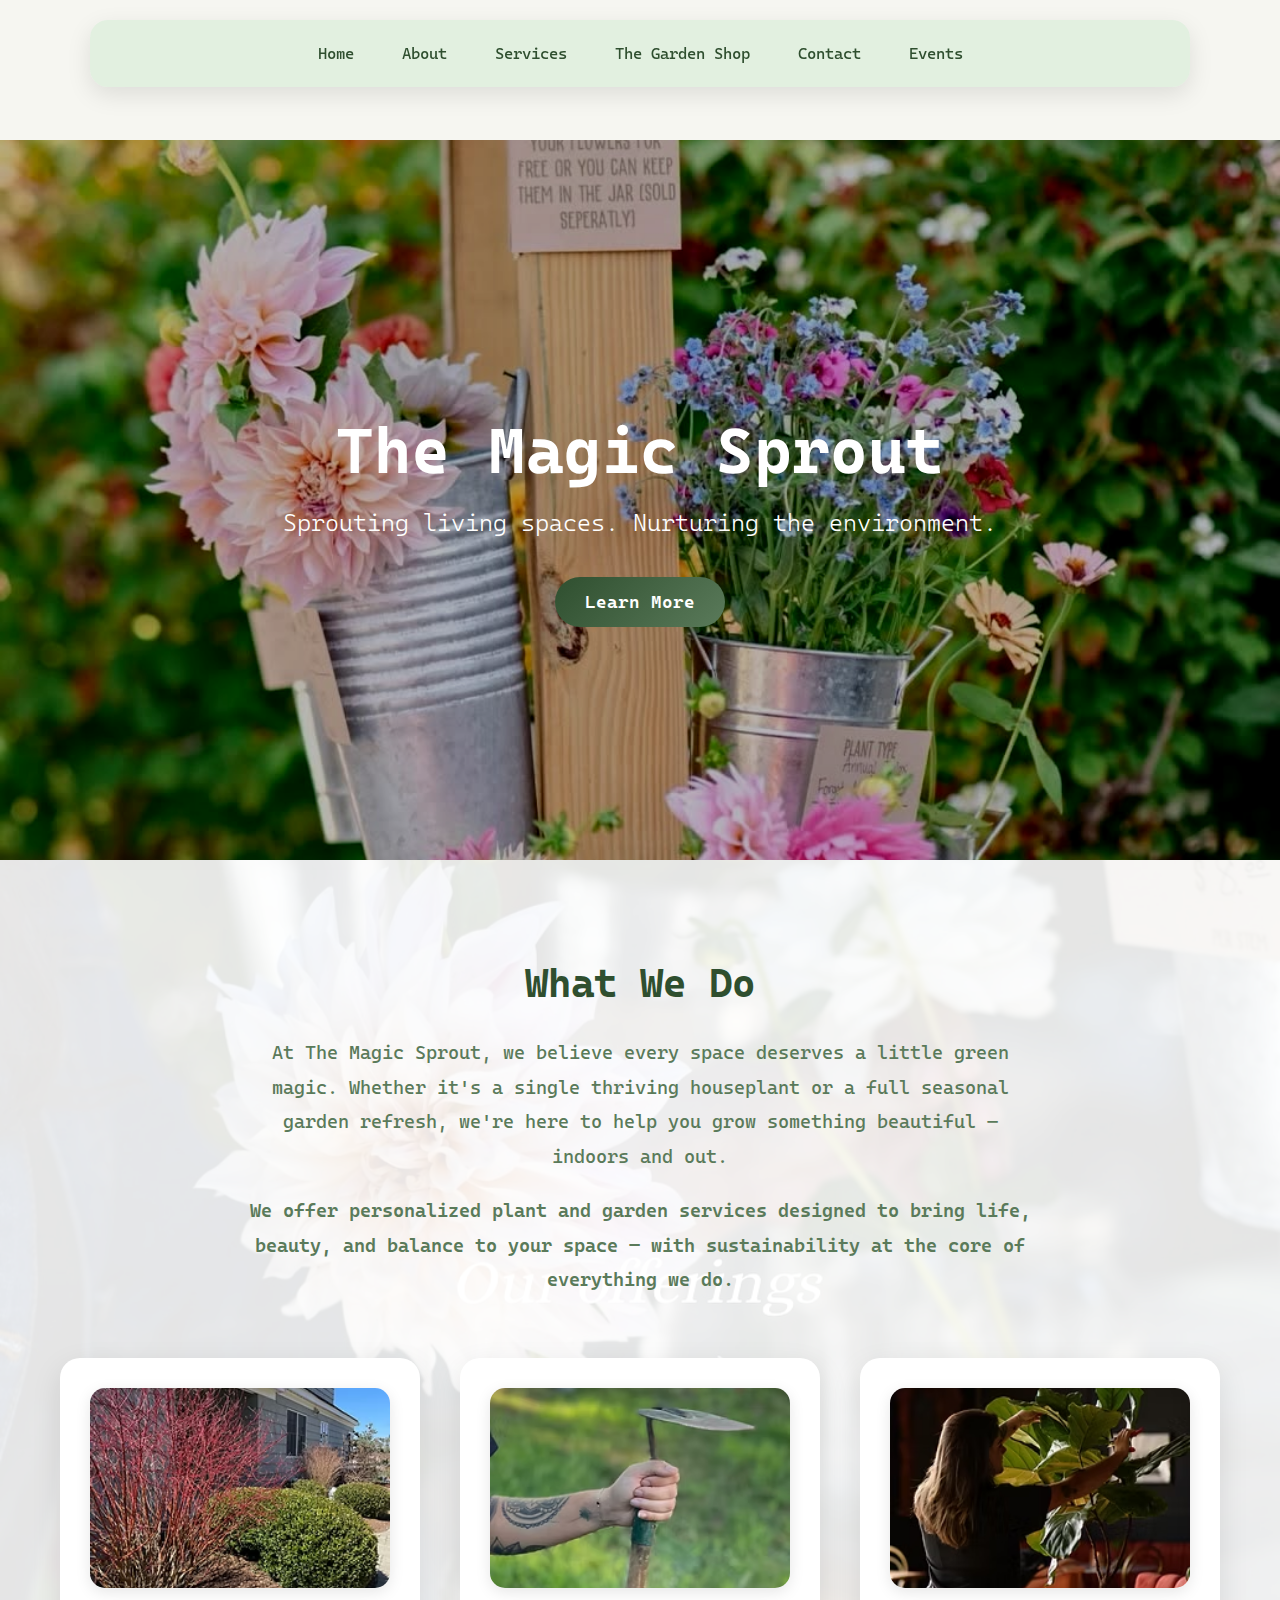
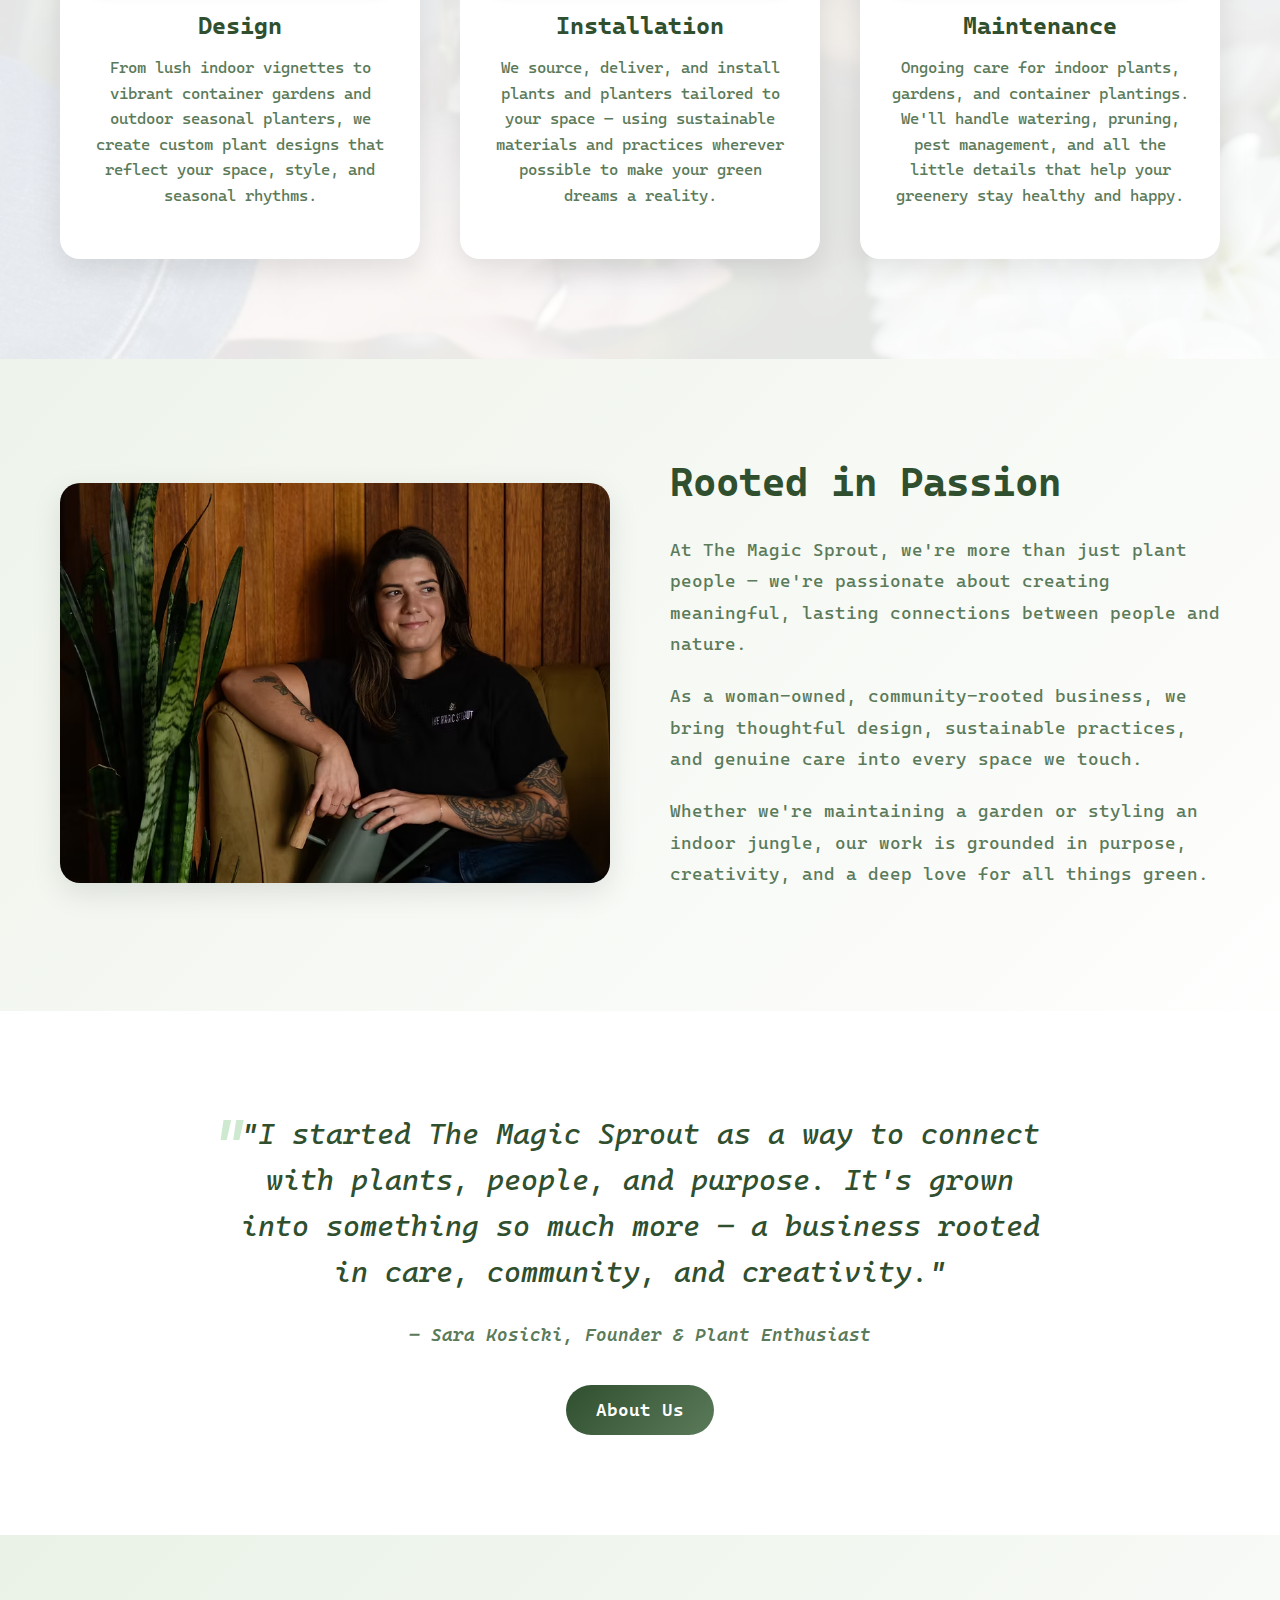
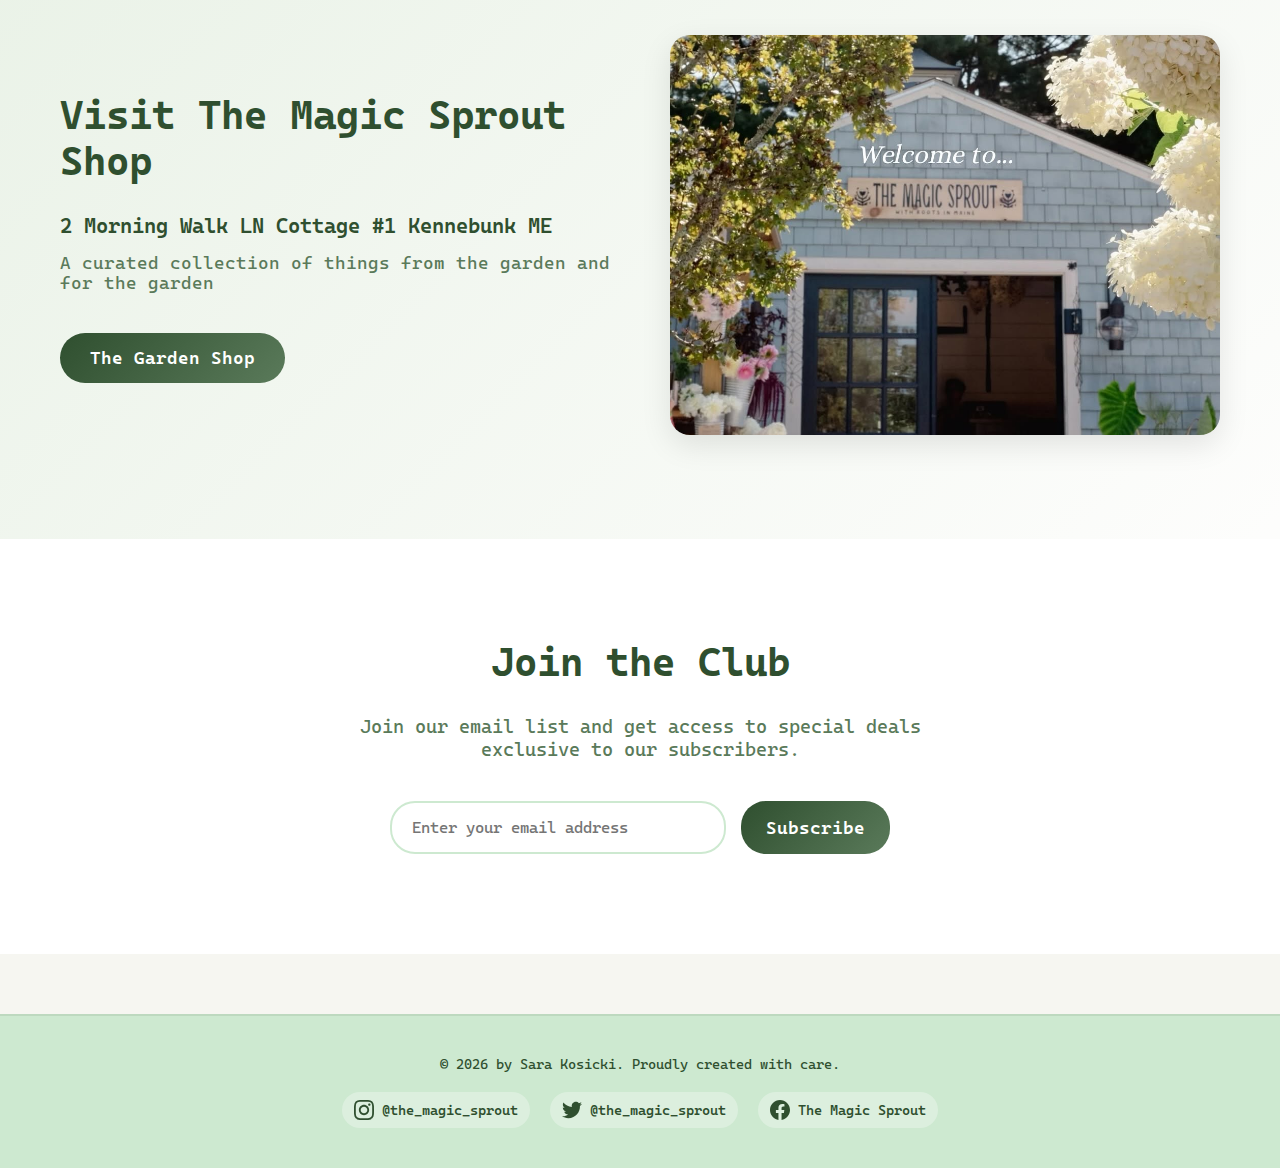
<file: index.html>
<!DOCTYPE html>
<html lang="en">
<head>
  <meta charset="UTF-8" />
  <meta name="viewport" content="width=device-width, initial-scale=1.0" />
  <link rel="icon" sizes="192x192" href="./assets/web_icon_tab_magic_sprout.png" type="image/png" />

  <!-- Font -->
  <link rel="preconnect" href="https://fonts.googleapis.com" />
  <link rel="preconnect" href="https://fonts.gstatic.com" crossorigin />
  <link href="https://fonts.googleapis.com/css2?family=Cascadia+Mono:ital,wght@0,200..700;1,200..700&display=swap" rel="stylesheet" />

  <!-- CSS -->
  <link rel="stylesheet" href="style.css" />
  <title>Magic Sprout | Garden Design & Maintenance | Maine</title>
</head>

<body>

  <!-- Navbar -->
  <nav class="navbar">
    <ul>
      <li class="navbar-item"><a href="#">Home</a></li>
      <li class="navbar-item"><a href="about.html">About</a></li>

      <li class="navbar-item dropdown-parent">
        <a href="services.html">Services</a>
        <ul class="dropdown-menu">
          <li><a href="garden-services.html">Garden Services</a></li>
          <li><a href="interior-plant-services.html">Interior Plant Services</a></li>
          <li><a href="planter-services.html">Planter Services</a></li>
          <li><a href="holiday-decor-services.html">Holiday Decor</a></li>
        </ul>
      </li>

      <li class="navbar-item">
        <a href="garden-shop.html">The Garden Shop</a>
      </li>

      <li class="navbar-item"><a href="contact.html">Contact</a></li>
      <li class="navbar-item"><a href="events.html">Events</a></li>
    </ul>
  </nav>

  <!-- Section 1: Hero Section -->
  <section class="hero-section">
    <div class="hero-background">
      <img src="./assets/first_pic_home_page.jpeg" alt="Beautiful garden background" class="hero-bg-image">
    </div>
    <div class="hero-content">
      <h1 class="hero-title" style="color: #fff;">The Magic Sprout</h1>
      <p class="hero-tagline" style="color: #fff;"  >Sprouting living spaces. Nurturing the environment.</p>
      <button class="cta-button">Learn More</button>
    </div>
  </section>

  <!-- Section 2: What We Do -->
  <section class="services-section">
    <div class="background-image-container">
      <img src="./assets/flowers_count_one.jpg" alt="Beautiful flowers" class="background-image">
    </div>
    <div class="container">
      <h2 class="section-title">What We Do</h2>
      <div class="services-intro">
        <p>At The Magic Sprout, we believe every space deserves a little green magic. Whether it's a single thriving houseplant or a full seasonal garden refresh, we're here to help you grow something beautiful — indoors and out.</p>
        <p class="services-subtitle">We offer personalized plant and garden services designed to bring life, beauty, and balance to your space — with sustainability at the core of everything we do.</p>
      </div>
      <div class="services-grid">
        <div class="service-card">
          <img src="./assets/design.png" alt="Design services" class="service-image">
          <h3>Design</h3>
          <p>From lush indoor vignettes to vibrant container gardens and outdoor seasonal planters, we create custom plant designs that reflect your space, style, and seasonal rhythms.</p>
          <!-- <a href="#services" class="service-link">Learn More</a> -->
        </div>
        <div class="service-card">
          <img src="./assets/installation.png" alt="Installation services" class="service-image">
          <h3>Installation</h3>
          <p>We source, deliver, and install plants and planters tailored to your space — using sustainable materials and practices wherever possible to make your green dreams a reality.</p>
          <!-- <a href="#services" class="service-link">Learn More</a> -->
        </div>
        <div class="service-card">
          <img src="./assets/maintenance.png" alt="Maintenance services" class="service-image">
          <h3>Maintenance</h3>
          <p>Ongoing care for indoor plants, gardens, and container plantings. We'll handle watering, pruning, pest management, and all the little details that help your greenery stay healthy and happy.</p>
          <!-- <a href="#services" class="service-link">Learn More</a> -->
        </div>
      </div>
    </div>
  </section>

  <!-- Section 3: Rooted in Passion -->
  <section class="passion-section">
    <div class="container">
      <div class="passion-content">
        <div class="passion-image">
          <img src="./assets/founder.png" alt="Founder of The Magic Sprout" class="founder-image">
        </div>
        <div class="passion-text">
          <h2 class="section-title">Rooted in Passion</h2>
          <p>At The Magic Sprout, we're more than just plant people — we're passionate about creating meaningful, lasting connections between people and nature.</p>
          <p>As a woman-owned, community-rooted business, we bring thoughtful design, sustainable practices, and genuine care into every space we touch.</p>
          <p>Whether we're maintaining a garden or styling an indoor jungle, our work is grounded in purpose, creativity, and a deep love for all things green.</p>
        </div>
      </div>
    </div>
  </section>

  <!-- Section 4: Testimonial -->
  <section class="testimonial-section">
    <div class="container">
      <div class="testimonial-content">
        <blockquote class="testimonial-quote">
          "I started The Magic Sprout as a way to connect with plants, people, and purpose. It's grown into something so much more — a business rooted in care, community, and creativity."
        </blockquote>
        <cite class="testimonial-author">— Sara Kosicki, Founder & Plant Enthusiast</cite>
        <a href="#about" class="cta-button">About Us</a>
      </div>
    </div>
  </section>

  <!-- Section 5: Shop Section -->
  <section class="shop-section">
    <div class="container">
      <div class="shop-content">
        <div class="shop-text">
          <h2 class="section-title">Visit The Magic Sprout Shop</h2>
          <p class="shop-address">2 Morning Walk LN Cottage #1 Kennebunk ME</p>
          <p class="shop-description">A curated collection of things from the garden and for the garden</p>
          <a href="#shop" class="cta-button">The Garden Shop</a>
        </div>
        <div class="shop-image">
          <img src="./assets/entrance.jpeg" alt="Shop entrance" class="entrance-image">
        </div>
      </div>
    </div>
  </section>

  <!-- Section 6: Email Signup -->
  <section class="email-section">
    <div class="container">
      <h2 class="section-title">Join the Club</h2>
      <p class="email-description">Join our email list and get access to special deals exclusive to our subscribers.</p>
      <form class="email-form">
        <input type="email" placeholder="Enter your email address" required>
        <button type="submit" class="cta-button">Subscribe</button>
      </form>
  </div>
  </section>

  <!-- Footer -->
  <div class="footer">
    <div class="footer-content">
      <div class="footer-content-middle">
        <!-- <h3>Contact Us</h3> -->
        <p id="copyright">© <span id="current-year"></span> by Sara Kosicki. Proudly created with care.</p>
        <div class="social-links">
          <a href="https://www.instagram.com/the_magic_sprout/" target="_blank" class="social-link">
            <svg class="social-icon" viewBox="0 0 24 24" fill="currentColor">
              <path d="M12 2.163c3.204 0 3.584.012 4.85.07 3.252.148 4.771 1.691 4.919 4.919.058 1.265.069 1.645.069 4.849 0 3.205-.012 3.584-.069 4.849-.149 3.225-1.664 4.771-4.919 4.919-1.266.058-1.644.07-4.85.07-3.204 0-3.584-.012-4.849-.07-3.26-.149-4.771-1.699-4.919-4.92-.058-1.265-.07-1.644-.07-4.849 0-3.204.013-3.583.07-4.849.149-3.227 1.664-4.771 4.919-4.919 1.266-.057 1.645-.069 4.849-.069zm0-2.163c-3.259 0-3.667.014-4.947.072-4.358.2-6.78 2.618-6.98 6.98-.059 1.281-.073 1.689-.073 4.948 0 3.259.014 3.668.072 4.948.2 4.358 2.618 6.78 6.98 6.98 1.281.058 1.689.072 4.948.072 3.259 0 3.668-.014 4.948-.072 4.354-.2 6.782-2.618 6.979-6.98.059-1.28.073-1.689.073-4.948 0-3.259-.014-3.667-.072-4.947-.196-4.354-2.617-6.78-6.979-6.98-1.281-.059-1.69-.073-4.949-.073zm0 5.838c-3.403 0-6.162 2.759-6.162 6.162s2.759 6.163 6.162 6.163 6.162-2.759 6.162-6.163c0-3.403-2.759-6.162-6.162-6.162zm0 10.162c-2.209 0-4-1.79-4-4 0-2.209 1.791-4 4-4s4 1.791 4 4c0 2.21-1.791 4-4 4zm6.406-11.845c-.796 0-1.441.645-1.441 1.44s.645 1.44 1.441 1.44c.795 0 1.439-.645 1.439-1.44s-.644-1.44-1.439-1.44z"/>
            </svg>
            <span>@the_magic_sprout</span>
          </a>
          <a href="#" target="_blank" class="social-link">
            <svg class="social-icon" viewBox="0 0 24 24" fill="currentColor">
              <path d="M24 4.557c-.883.392-1.832.656-2.828.775 1.017-.609 1.798-1.574 2.165-2.724-.951.564-2.005.974-3.127 1.195-.897-.957-2.178-1.555-3.594-1.555-3.179 0-5.515 2.966-4.797 6.045-4.091-.205-7.719-2.165-10.148-5.144-1.29 2.213-.669 5.108 1.523 6.574-.806-.026-1.566-.247-2.229-.616-.054 2.281 1.581 4.415 3.949 4.89-.693.188-1.452.232-2.224.084.626 1.956 2.444 3.379 4.6 3.419-2.07 1.623-4.678 2.348-7.29 2.04 2.179 1.397 4.768 2.212 7.548 2.212 9.142 0 14.307-7.721 13.995-14.646.962-.695 1.797-1.562 2.457-2.549z"/>
            </svg>
            <span>@the_magic_sprout</span>
          </a>
          <a href="#" target="_blank" class="social-link">
            <svg class="social-icon" viewBox="0 0 24 24" fill="currentColor">
              <path d="M24 12.073c0-6.627-5.373-12-12-12s-12 5.373-12 12c0 5.99 4.388 10.954 10.125 11.854v-8.385H7.078v-3.47h3.047V9.43c0-3.007 1.792-4.669 4.533-4.669 1.312 0 2.686.235 2.686.235v2.953H15.83c-1.491 0-1.956.925-1.956 1.874v2.25h3.328l-.532 3.47h-2.796v8.385C19.612 23.027 24 18.062 24 12.073z"/>
            </svg>
            <span>The Magic Sprout</span>
          </a>
        </div>
      </div>
    </div>
  </div>

  <!-- JS -->
  <script src="script.js"></script>
</body>
</html>
</file>
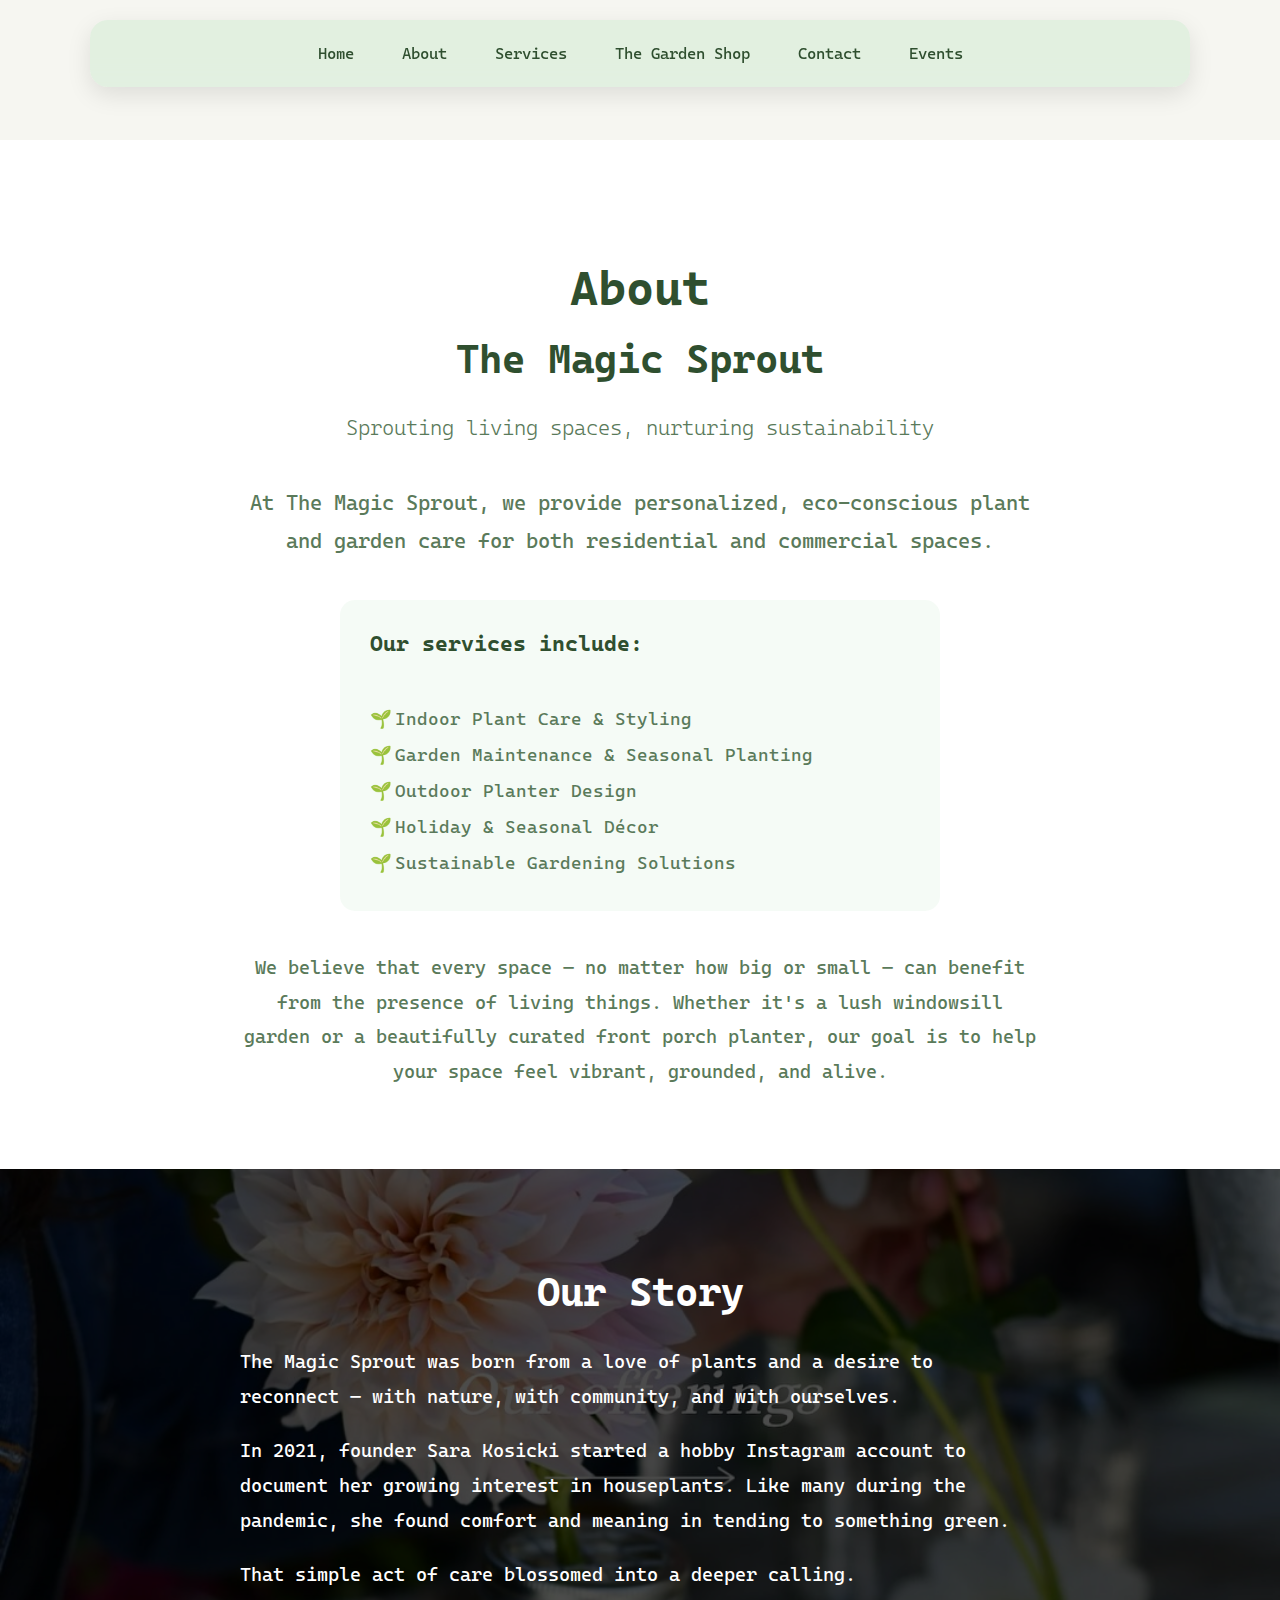
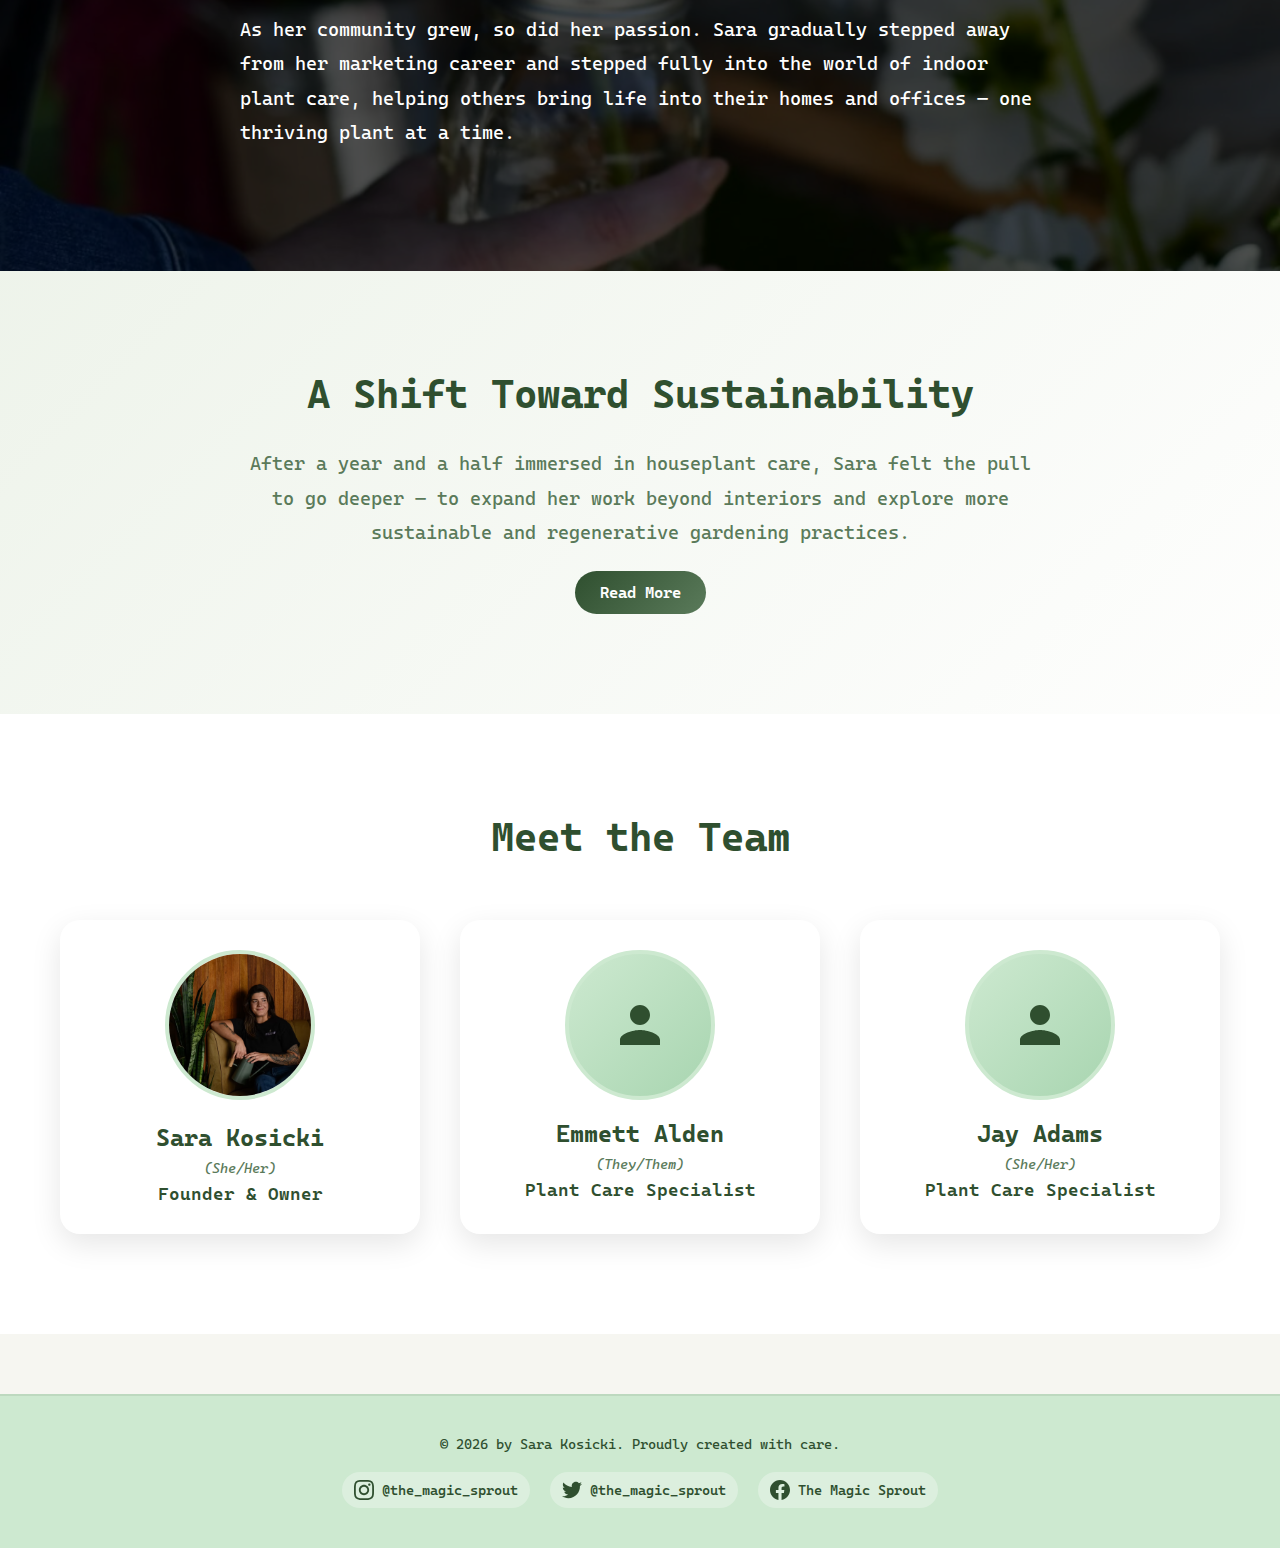
<file: about.html>
<!DOCTYPE html>
<html lang="en">
<head>
  <meta charset="UTF-8" />
  <meta name="viewport" content="width=device-width, initial-scale=1.0" />
  <link rel="icon" sizes="192x192" href="./assets/web_icon_tab_magic_sprout.png" type="image/png" />

  <!-- Font -->
  <link rel="preconnect" href="https://fonts.googleapis.com" />
  <link rel="preconnect" href="https://fonts.gstatic.com" crossorigin />
  <link href="https://fonts.googleapis.com/css2?family=Cascadia+Mono:ital,wght@0,200..700;1,200..700&display=swap" rel="stylesheet" />

  <!-- CSS -->
  <link rel="stylesheet" href="style.css" />
  <title>About | Magic Sprout | Garden Design & Maintenance | Maine</title>
</head>

<body>

  <!-- Navbar -->
  <nav class="navbar">
    <ul>
      <li class="navbar-item"><a href="index.html">Home</a></li>
      <li class="navbar-item"><a href="about.html">About</a></li>

      <li class="navbar-item dropdown-parent">
        <a href="services.html">Services</a>
        <ul class="dropdown-menu">
          <li><a href="garden-services.html">Garden Services</a></li>
          <li><a href="interior-plant-services.html">Interior Plant Services</a></li>
          <li><a href="planter-services.html">Planter Services</a></li>
          <li><a href="holiday-decor-services.html">Holiday Decor</a></li>
        </ul>
      </li>

      <li class="navbar-item">
        <a href="garden-shop.html">The Garden Shop</a>
      </li>

      <li class="navbar-item"><a href="contact.html">Contact</a></li>
      <li class="navbar-item"><a href="events.html">Events</a></li>
    </ul>
  </nav>

  <!-- Section 1: About -->
  <section class="about-section">
    <div class="container">
      <h1 class="page-title">About</h1>
      <h2 class="section-title">The Magic Sprout</h2>
      <p class="section-subtitle">Sprouting living spaces, nurturing sustainability</p>
      
      <div class="about-content">
        <p class="about-intro">At The Magic Sprout, we provide personalized, eco-conscious plant and garden care for both residential and commercial spaces.</p>
        
        <div class="services-list">
          <h3>Our services include:</h3>
          <ul>
            <li>Indoor Plant Care & Styling</li>
            <li>Garden Maintenance & Seasonal Planting</li>
            <li>Outdoor Planter Design</li>
            <li>Holiday & Seasonal Décor</li>
            <li>Sustainable Gardening Solutions</li>
          </ul>
        </div>
        
        <p class="about-belief">We believe that every space — no matter how big or small — can benefit from the presence of living things. Whether it's a lush windowsill garden or a beautifully curated front porch planter, our goal is to help your space feel vibrant, grounded, and alive.</p>
      </div>
    </div>
  </section>

  <!-- Section 2: Our Story -->
  <section class="story-section">
    <div class="story-background">
      <img src="./assets/flowers_count_one.jpg" alt="Pink flowers background" class="story-bg-image">
    </div>
    <div class="container">
      <div class="story-content">
        <h2 class="section-title">Our Story</h2>
        <p>The Magic Sprout was born from a love of plants and a desire to reconnect — with nature, with community, and with ourselves.</p>
        
        <p>In 2021, founder Sara Kosicki started a hobby Instagram account to document her growing interest in houseplants. Like many during the pandemic, she found comfort and meaning in tending to something green.</p>
        
        <p>That simple act of care blossomed into a deeper calling.</p>
        
        <p>As her community grew, so did her passion. Sara gradually stepped away from her marketing career and stepped fully into the world of indoor plant care, helping others bring life into their homes and offices — one thriving plant at a time.</p>
      </div>
    </div>
  </section>

  <!-- Section 3: Sustainability -->
  <section class="sustainability-section">
    <div class="container">
      <div class="sustainability-content">
        <h2 class="section-title">A Shift Toward Sustainability</h2>
        <div class="initial-content">
          <p>After a year and a half immersed in houseplant care, Sara felt the pull to go deeper — to expand her work beyond interiors and explore more sustainable and regenerative gardening practices.</p>
        </div>
        <div class="teaser-content" style="display: none;">
          <p>This desire to work more closely with the natural rhythms of the earth became the foundation for The Magic Sprout as it exists today — a business focused not only on beauty and greenery, but on connection, stewardship, and long-term sustainability.</p>
        </div>
        <button class="read-more-btn" onclick="toggleReadMore()">Read More</button>
      </div>
    </div>
  </section>

  <!-- Section 4: Meet the Team -->
  <section class="team-section">
    <div class="container">
      <h2 class="section-title">Meet the Team</h2>
      <div class="team-grid">
        <div class="team-member">
          <img src="./assets/founder.png" alt="Sara Kosicki" class="team-image">
          <h3>Sara Kosicki</h3>
          <p class="pronouns">(She/Her)</p>
          <p class="position">Founder & Owner</p>
        </div>
        
        <div class="team-member">
          <div class="team-placeholder">
            <svg class="placeholder-icon" viewBox="0 0 24 24" fill="currentColor">
              <path d="M12 12c2.21 0 4-1.79 4-4s-1.79-4-4-4-4 1.79-4 4 1.79 4 4 4zm0 2c-2.67 0-8 1.34-8 4v2h16v-2c0-2.66-5.33-4-8-4z"/>
            </svg>
          </div>
          <h3>Emmett Alden</h3>
          <p class="pronouns">(They/Them)</p>
          <p class="position">Plant Care Specialist</p>
        </div>
        
        <div class="team-member">
          <div class="team-placeholder">
            <svg class="placeholder-icon" viewBox="0 0 24 24" fill="currentColor">
              <path d="M12 12c2.21 0 4-1.79 4-4s-1.79-4-4-4-4 1.79-4 4 1.79 4 4 4zm0 2c-2.67 0-8 1.34-8 4v2h16v-2c0-2.66-5.33-4-8-4z"/>
            </svg>
          </div>
          <h3>Jay Adams</h3>
          <p class="pronouns">(She/Her)</p>
          <p class="position">Plant Care Specialist</p>
        </div>
      </div>
    </div>
  </section>

  <!-- Footer -->
  <div class="footer">
    <div class="footer-content">
      <div class="footer-content-middle">
        <!-- <h3>Contact Us</h3> -->
        <p id="copyright">© <span id="current-year"></span> by Sara Kosicki. Proudly created with care.</p>
        <div class="social-links">
          <a href="https://www.instagram.com/the_magic_sprout/" target="_blank" class="social-link">
            <svg class="social-icon" viewBox="0 0 24 24" fill="currentColor">
              <path d="M12 2.163c3.204 0 3.584.012 4.85.07 3.252.148 4.771 1.691 4.919 4.919.058 1.265.069 1.645.069 4.849 0 3.205-.012 3.584-.069 4.849-.149 3.225-1.664 4.771-4.919 4.919-1.266.058-1.644.07-4.85.07-3.204 0-3.584-.012-4.849-.07-3.26-.149-4.771-1.699-4.919-4.92-.058-1.265-.07-1.644-.07-4.849 0-3.204.013-3.583.07-4.849.149-3.227 1.664-4.771 4.919-4.919 1.266-.057 1.645-.069 4.849-.069zm0-2.163c-3.259 0-3.667.014-4.947.072-4.358.2-6.78 2.618-6.98 6.98-.059 1.281-.073 1.689-.073 4.948 0 3.259.014 3.668.072 4.948.2 4.358 2.618 6.78 6.98 6.98 1.281.058 1.689.072 4.948.072 3.259 0 3.668-.014 4.948-.072 4.354-.2 6.782-2.618 6.979-6.98.059-1.28.073-1.689.073-4.948 0-3.259-.014-3.667-.072-4.947-.196-4.354-2.617-6.78-6.979-6.98-1.281-.059-1.69-.073-4.949-.073zm0 5.838c-3.403 0-6.162 2.759-6.162 6.162s2.759 6.163 6.162 6.163 6.162-2.759 6.162-6.163c0-3.403-2.759-6.162-6.162-6.162zm0 10.162c-2.209 0-4-1.79-4-4 0-2.209 1.791-4 4-4s4 1.791 4 4c0 2.21-1.791 4-4 4zm6.406-11.845c-.796 0-1.441.645-1.441 1.44s.645 1.44 1.441 1.44c.795 0 1.439-.645 1.439-1.44s-.644-1.44-1.439-1.44z"/>
            </svg>
            <span>@the_magic_sprout</span>
          </a>
          <a href="#" target="_blank" class="social-link">
            <svg class="social-icon" viewBox="0 0 24 24" fill="currentColor">
              <path d="M24 4.557c-.883.392-1.832.656-2.828.775 1.017-.609 1.798-1.574 2.165-2.724-.951.564-2.005.974-3.127 1.195-.897-.957-2.178-1.555-3.594-1.555-3.179 0-5.515 2.966-4.797 6.045-4.091-.205-7.719-2.165-10.148-5.144-1.29 2.213-.669 5.108 1.523 6.574-.806-.026-1.566-.247-2.229-.616-.054 2.281 1.581 4.415 3.949 4.89-.693.188-1.452.232-2.224.084.626 1.956 2.444 3.379 4.6 3.419-2.07 1.623-4.678 2.348-7.29 2.04 2.179 1.397 4.768 2.212 7.548 2.212 9.142 0 14.307-7.721 13.995-14.646.962-.695 1.797-1.562 2.457-2.549z"/>
            </svg>
            <span>@the_magic_sprout</span>
          </a>
          <a href="#" target="_blank" class="social-link">
            <svg class="social-icon" viewBox="0 0 24 24" fill="currentColor">
              <path d="M24 12.073c0-6.627-5.373-12-12-12s-12 5.373-12 12c0 5.99 4.388 10.954 10.125 11.854v-8.385H7.078v-3.47h3.047V9.43c0-3.007 1.792-4.669 4.533-4.669 1.312 0 2.686.235 2.686.235v2.953H15.83c-1.491 0-1.956.925-1.956 1.874v2.25h3.328l-.532 3.47h-2.796v8.385C19.612 23.027 24 18.062 24 12.073z"/>
            </svg>
            <span>The Magic Sprout</span>
          </a>
        </div>
      </div>
    </div>
  </div>

  <!-- JS -->
  <script src="script.js"></script>
</body>
</html>
</file>
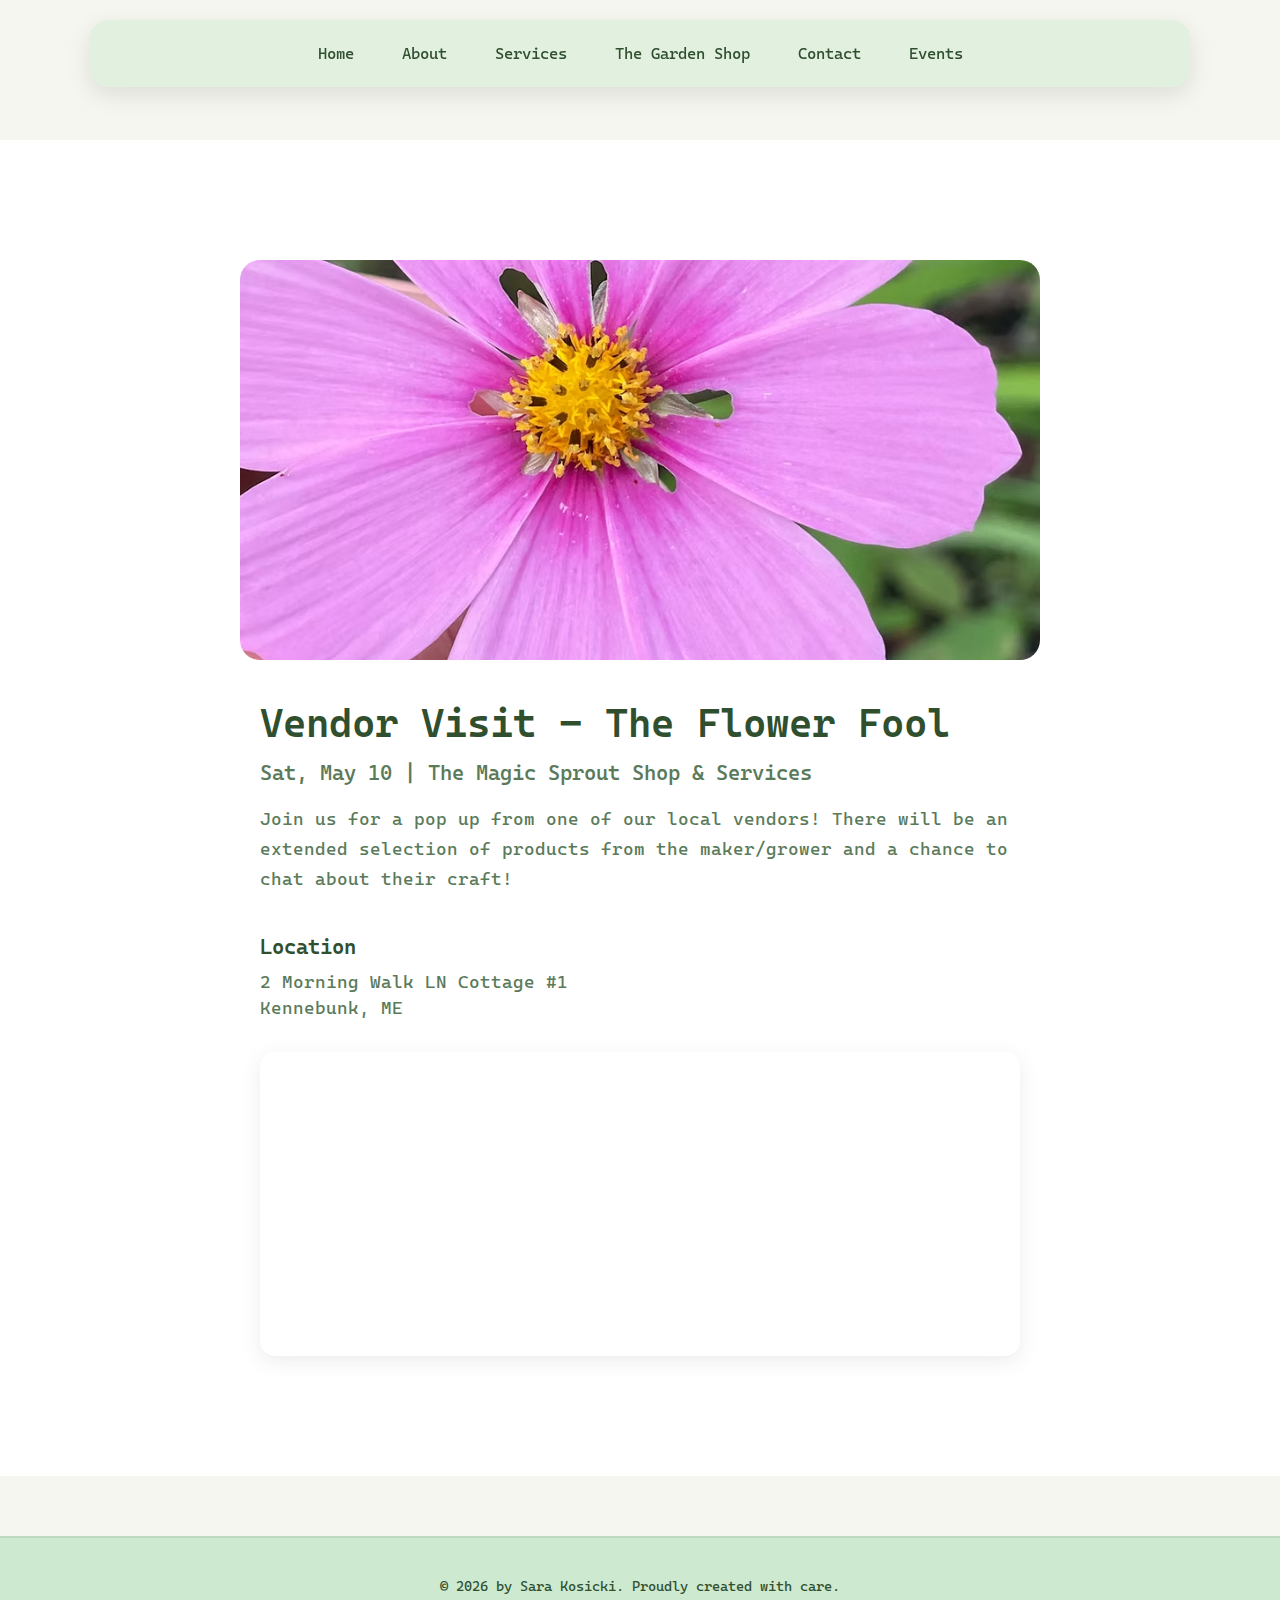
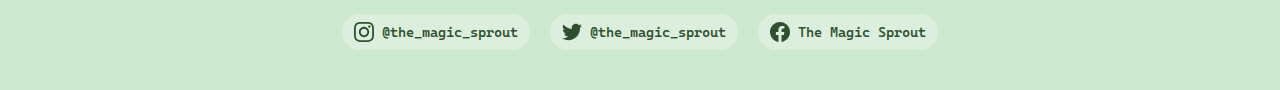
<file: event-details.html>
<!DOCTYPE html>
<html lang="en">
<head>
  <meta charset="UTF-8" />
  <meta name="viewport" content="width=device-width, initial-scale=1.0" />
  <link rel="icon" sizes="192x192" href="./assets/web_icon_tab_magic_sprout.png" type="image/png" />

  <!-- Font -->
  <link rel="preconnect" href="https://fonts.googleapis.com" />
  <link rel="preconnect" href="https://fonts.gstatic.com" crossorigin />
  <link href="https://fonts.googleapis.com/css2?family=Cascadia+Mono:ital,wght@0,200..700;1,200..700&display=swap" rel="stylesheet" />

  <!-- CSS -->
  <link rel="stylesheet" href="style.css" />
  <title>Vendor Visit - The Flower Fool | Events | Magic Sprout</title>
</head>

<body>

  <!-- Navbar -->
  <nav class="navbar">
    <ul>
      <li class="navbar-item"><a href="index.html">Home</a></li>
      <li class="navbar-item"><a href="about.html">About</a></li>

      <li class="navbar-item dropdown-parent">
        <a href="services.html">Services</a>
        <ul class="dropdown-menu">
          <li><a href="garden-services.html">Garden Services</a></li>
          <li><a href="interior-plant-services.html">Interior Plant Services</a></li>
          <li><a href="planter-services.html">Planter Services</a></li>
          <li><a href="holiday-decor-services.html">Holiday Decor</a></li>
        </ul>
      </li>

      <li class="navbar-item">
        <a href="garden-shop.html">The Garden Shop</a>
      </li>

      <li class="navbar-item"><a href="contact.html">Contact</a></li>
      <li class="navbar-item"><a href="events.html">Events</a></li>
    </ul>
  </nav>

  <!-- Event Details Section -->
  <section class="event-details-section">
    <div class="container">
      <div class="event-details-content">
        <div class="event-details-image">
          <img src="./assets/pink_flower.png" alt="The Flower Fool Event" class="event-details-img">
        </div>
        
        <div class="event-details-info">
          <h1 class="event-details-title">Vendor Visit - The Flower Fool</h1>
          <p class="event-details-date">Sat, May 10 | The Magic Sprout Shop & Services</p>
          <p class="event-details-description">Join us for a pop up from one of our local vendors! There will be an extended selection of products from the maker/grower and a chance to chat about their craft!</p>
          
          <div class="event-location">
            <h3>Location</h3>
            <p>2 Morning Walk LN Cottage #1<br>Kennebunk, ME</p>
          </div>
          
          <div class="event-map">
            <iframe 
              src="https://www.google.com/maps/embed?pb=!1m18!1m12!1m3!1d2916.5!2d-70.5447!3d43.3834!2m3!1f0!2f0!3f0!3m2!1i1024!2i768!4f13.1!3m3!1m2!1s0x0%3A0x0!2zNDPCsDIzJzAwLjAiTiA3MMKwMzInNDAuOSJX!5e0!3m2!1sen!2sus!4v1234567890"
              width="100%" 
              height="300" 
              style="border:0;" 
              allowfullscreen="" 
              loading="lazy" 
              referrerpolicy="no-referrer-when-downgrade">
            </iframe>
          </div>
          
                     <!-- <div class="event-sharing">
              <h3>Share This Event</h3>
              <div class="share-buttons">
                <a href="https://www.linkedin.com/shareArticle?mini=true&url=https%3A%2F%2Fwww.themagicsprout.com%2Fevent-details%2Fvendor-visit-the-flower-fool" target="_blank" class="share-btn linkedin">
                  <svg class="share-icon" viewBox="0 0 24 24" fill="currentColor">
                    <path d="M20.447 20.452h-3.554v-5.569c0-1.328-.027-3.037-1.852-3.037-1.853 0-2.136 1.445-2.136 2.939v5.667H9.351V9h3.414v1.561h.046c.477-.9 1.637-1.85 3.37-1.85 3.601 0 4.267 2.37 4.267 5.455v6.286zM5.337 7.433c-1.144 0-2.063-.926-2.063-2.065 0-1.138.92-2.063 2.063-2.063 1.14 0 2.064.925 2.064 2.063 0 1.139-.925 2.065-2.064 2.065zm1.782 13.019H3.555V9h3.564v11.452zM22.225 0H1.771C.792 0 0 .774 0 1.729v20.542C0 23.227.792 24 1.771 24h20.451C23.2 24 24 23.227 24 22.271V1.729C24 .774 23.2 0 22.222 0h.003z"/>
                  </svg>
                  <span>LinkedIn</span>
                </a>
                
                <a href="https://twitter.com/intent/tweet?text=Vendor%20Visit%20-%20The%20Flower%20Fool%20at%20The%20Magic%20Sprout!%20Join%20us%20Sat%2C%20May%2010&url=https%3A%2F%2Fwww.themagicsprout.com%2Fevent-details%2Fvendor-visit-the-flower-fool" target="_blank" class="share-btn twitter">
                  <svg class="share-icon" viewBox="0 0 24 24" fill="currentColor">
                    <path d="M24 4.557c-.883.392-1.832.656-2.828.775 1.017-.609 1.798-1.574 2.165-2.724-.951.564-2.005.974-3.127 1.195-.897-.957-2.178-1.555-3.594-1.555-3.179 0-5.515 2.966-4.797 6.045-4.091-.205-7.719-2.165-10.148-5.144-1.29 2.213-.669 5.108 1.523 6.574-.806-.026-1.566-.247-2.229-.616-.054 2.281 1.581 4.415 3.949 4.89-.693.188-1.452.232-2.224.084.626 1.956 2.444 3.379 4.6 3.419-2.07 1.623-4.678 2.348-7.29 2.04 2.179 1.397 4.768 2.212 7.548 2.212 9.142 0 14.307-7.721 13.995-14.646.962-.695 1.797-1.562 2.457-2.549z"/>
                  </svg>
                  <span>Twitter</span>
                </a>
                
                <a href="https://www.facebook.com/sharer/sharer.php?u=https%3A%2F%2Fwww.themagicsprout.com%2Fevent-details%2Fvendor-visit-the-flower-fool" target="_blank" class="share-btn facebook">
                  <svg class="share-icon" viewBox="0 0 24 24" fill="currentColor">
                    <path d="M24 12.073c0-6.627-5.373-12-12-12s-12 5.373-12 12c0 5.99 4.388 10.954 10.125 11.854v-8.385H7.078v-3.47h3.047V9.43c0-3.007 1.792-4.669 4.533-4.669 1.312 0 2.686.235 2.686.235v2.953H15.83c-1.491 0-1.956.925-1.956 1.874v2.25h3.328l-.532 3.47h-2.796v8.385C19.612 23.027 24 18.062 24 12.073z"/>
                  </svg>
                  <span>Facebook</span>
                </a>
              </div>
            </div> -->
        </div>
      </div>
    </div>
  </section>

  <!-- Footer -->
  <div class="footer">
    <div class="footer-content">
      <div class="footer-content-middle">
        <!-- <h3>Contact Us</h3> -->
        <p id="copyright">© <span id="current-year"></span> by Sara Kosicki. Proudly created with care.</p>
        <div class="social-links">
          <a href="https://www.instagram.com/the_magic_sprout/" target="_blank" class="social-link">
            <svg class="social-icon" viewBox="0 0 24 24" fill="currentColor">
              <path d="M12 2.163c3.204 0 3.584.012 4.85.07 3.252.148 4.771 1.691 4.919 4.919.058 1.265.069 1.645.069 4.849 0 3.205-.012 3.584-.069 4.849-.149 3.225-1.664 4.771-4.919 4.919-1.266.058-1.644.07-4.85.07-3.204 0-3.584-.012-4.849-.07-3.26-.149-4.771-1.699-4.919-4.92-.058-1.265-.07-1.644-.07-4.849 0-3.204.013-3.583.07-4.849.149-3.227 1.664-4.771 4.919-4.919 1.266-.057 1.645-.069 4.849-.069zm0-2.163c-3.259 0-3.667.014-4.947.072-4.358.2-6.78 2.618-6.98 6.98-.059 1.281-.073 1.689-.073 4.948 0 3.259.014 3.668.072 4.948.2 4.358 2.618 6.78 6.98 6.98 1.281.058 1.689.072 4.948.072 3.259 0 3.668-.014 4.948-.072 4.354-.2 6.782-2.618 6.979-6.98.059-1.28.073-1.689.073-4.948 0-3.259-.014-3.667-.072-4.947-.196-4.354-2.617-6.78-6.979-6.98-1.281-.059-1.69-.073-4.949-.073zm0 5.838c-3.403 0-6.162 2.759-6.162 6.162s2.759 6.163 6.162 6.163 6.162-2.759 6.162-6.163c0-3.403-2.759-6.162-6.162-6.162zm0 10.162c-2.209 0-4-1.79-4-4 0-2.209 1.791-4 4-4s4 1.791 4 4c0 2.21-1.791 4-4 4zm6.406-11.845c-.796 0-1.441.645-1.441 1.44s.645 1.44 1.441 1.44c.795 0 1.439-.645 1.439-1.44s-.644-1.44-1.439-1.44z"/>
            </svg>
            <span>@the_magic_sprout</span>
          </a>
          <a href="#" target="_blank" class="social-link">
            <svg class="social-icon" viewBox="0 0 24 24" fill="currentColor">
              <path d="M24 4.557c-.883.392-1.832.656-2.828.775 1.017-.609 1.798-1.574 2.165-2.724-.951.564-2.005.974-3.127 1.195-.897-.957-2.178-1.555-3.594-1.555-3.179 0-5.515 2.966-4.797 6.045-4.091-.205-7.719-2.165-10.148-5.144-1.29 2.213-.669 5.108 1.523 6.574-.806-.026-1.566-.247-2.229-.616-.054 2.281 1.581 4.415 3.949 4.89-.693.188-1.452.232-2.224.084.626 1.956 2.444 3.379 4.6 3.419-2.07 1.623-4.678 2.348-7.29 2.04 2.179 1.397 4.768 2.212 7.548 2.212 9.142 0 14.307-7.721 13.995-14.646.962-.695 1.797-1.562 2.457-2.549z"/>
            </svg>
            <span>@the_magic_sprout</span>
          </a>
          <a href="#" target="_blank" class="social-link">
            <svg class="social-icon" viewBox="0 0 24 24" fill="currentColor">
              <path d="M24 12.073c0-6.627-5.373-12-12-12s-12 5.373-12 12c0 5.99 4.388 10.954 10.125 11.854v-8.385H7.078v-3.47h3.047V9.43c0-3.007 1.792-4.669 4.533-4.669 1.312 0 2.686.235 2.686.235v2.953H15.83c-1.491 0-1.956.925-1.956 1.874v2.25h3.328l-.532 3.47h-2.796v8.385C19.612 23.027 24 18.062 24 12.073z"/>
            </svg>
            <span>The Magic Sprout</span>
          </a>
        </div>
      </div>
    </div>
  </div>

  <!-- JS -->
  <script src="script.js"></script>
</body>
</html>
</file>
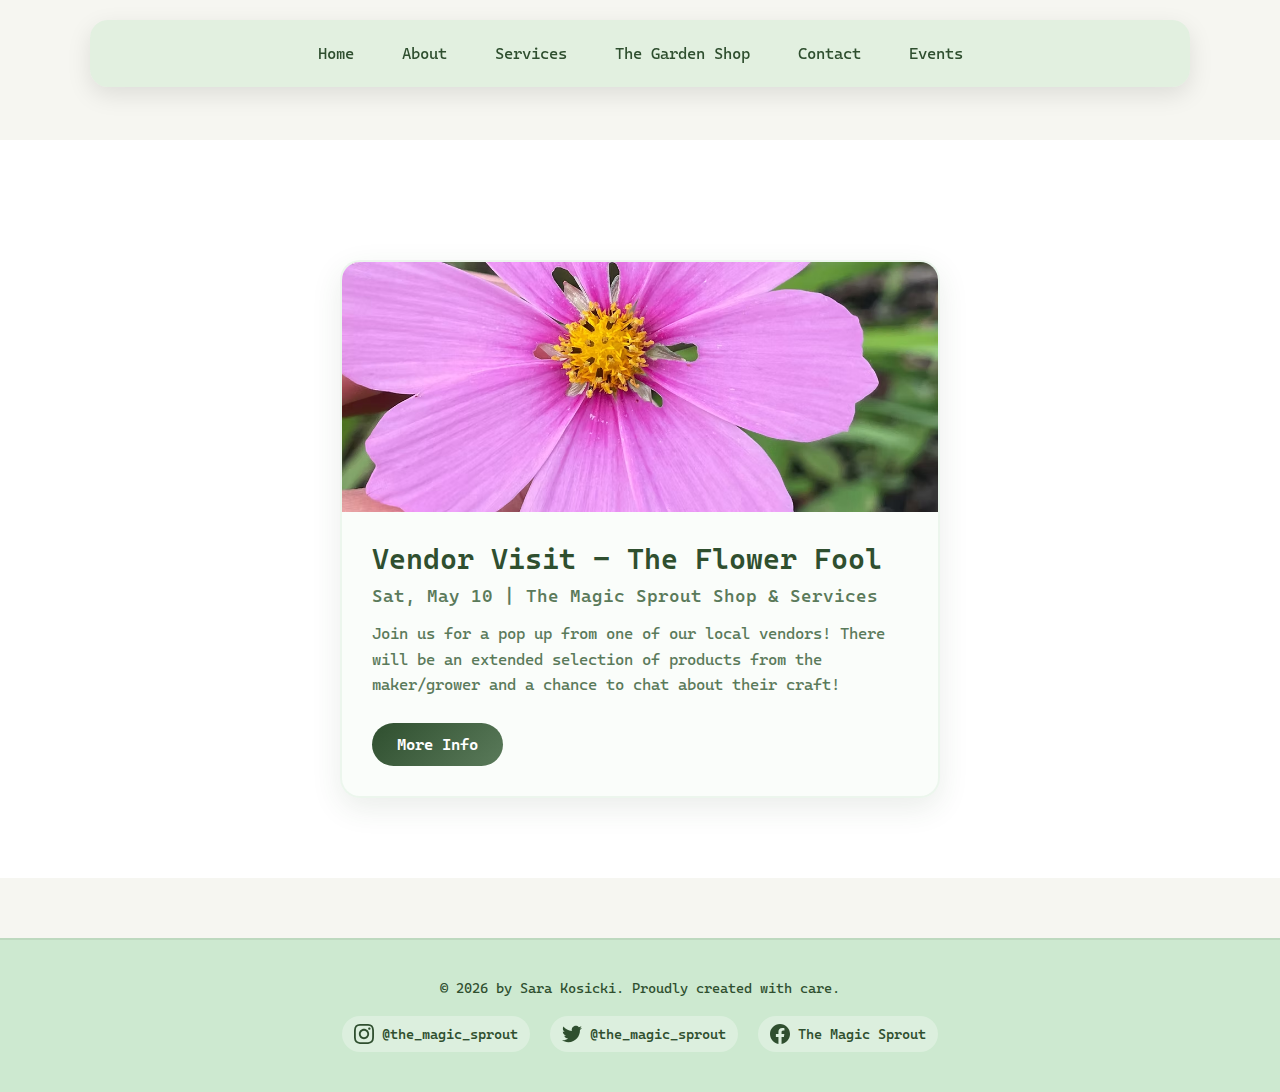
<file: events.html>
<!DOCTYPE html>
<html lang="en">
<head>
  <meta charset="UTF-8" />
  <meta name="viewport" content="width=device-width, initial-scale=1.0" />
  <link rel="icon" sizes="192x192" href="./assets/web_icon_tab_magic_sprout.png" type="image/png" />

  <!-- Font -->
  <link rel="preconnect" href="https://fonts.googleapis.com" />
  <link rel="preconnect" href="https://fonts.gstatic.com" crossorigin />
  <link href="https://fonts.googleapis.com/css2?family=Cascadia+Mono:ital,wght@0,200..700;1,200..700&display=swap" rel="stylesheet" />

  <!-- CSS -->
  <link rel="stylesheet" href="style.css" />
  <title>Events | Magic Sprout | Garden Design & Maintenance | Maine</title>
</head>

<body>

  <!-- Navbar -->
  <nav class="navbar">
    <ul>
      <li class="navbar-item"><a href="index.html">Home</a></li>
      <li class="navbar-item"><a href="about.html">About</a></li>

      <li class="navbar-item dropdown-parent">
        <a href="services.html">Services</a>
        <ul class="dropdown-menu">
          <li><a href="garden-services.html">Garden Services</a></li>
          <li><a href="interior-plant-services.html">Interior Plant Services</a></li>
          <li><a href="planter-services.html">Planter Services</a></li>
          <li><a href="holiday-decor-services.html">Holiday Decor</a></li>
        </ul>
      </li>

      <li class="navbar-item">
        <a href="garden-shop.html">The Garden Shop</a>
      </li>

      <li class="navbar-item"><a href="contact.html">Contact</a></li>
      <li class="navbar-item"><a href="events.html">Events</a></li>
    </ul>
  </nav>

  <!-- Events Section -->
  <section class="events-section">
    <div class="container">
      <div class="event-card">
        <div class="event-image">
          <img src="./assets/pink_flower.png" alt="The Flower Fool Event" class="event-img">
        </div>
        <div class="event-content">
          <h2 class="event-title">Vendor Visit - The Flower Fool</h2>
          <p class="event-details">Sat, May 10 | The Magic Sprout Shop & Services</p>
          <p class="event-description">Join us for a pop up from one of our local vendors! There will be an extended selection of products from the maker/grower and a chance to chat about their craft!</p>
          <a href="event-details.html" class="event-btn">More Info</a>
        </div>
      </div>
    </div>
  </section>

  <!-- Footer -->
  <div class="footer">
    <div class="footer-content">
      <div class="footer-content-middle">
        <!-- <h3>Contact Us</h3> -->
        <p id="copyright">© <span id="current-year"></span> by Sara Kosicki. Proudly created with care.</p>
        <div class="social-links">
          <a href="https://www.instagram.com/the_magic_sprout/" target="_blank" class="social-link">
            <svg class="social-icon" viewBox="0 0 24 24" fill="currentColor">
              <path d="M12 2.163c3.204 0 3.584.012 4.85.07 3.252.148 4.771 1.691 4.919 4.919.058 1.265.069 1.645.069 4.849 0 3.205-.012 3.584-.069 4.849-.149 3.225-1.664 4.771-4.919 4.919-1.266.058-1.644.07-4.85.07-3.204 0-3.584-.012-4.849-.07-3.26-.149-4.771-1.699-4.919-4.92-.058-1.265-.07-1.644-.07-4.849 0-3.204.013-3.583.07-4.849.149-3.227 1.664-4.771 4.919-4.919 1.266-.057 1.645-.069 4.849-.069zm0-2.163c-3.259 0-3.667.014-4.947.072-4.358.2-6.78 2.618-6.98 6.98-.059 1.281-.073 1.689-.073 4.948 0 3.259.014 3.668.072 4.948.2 4.358 2.618 6.78 6.98 6.98 1.281.058 1.689.072 4.948.072 3.259 0 3.668-.014 4.948-.072 4.354-.2 6.782-2.618 6.979-6.98.059-1.28.073-1.689.073-4.948 0-3.259-.014-3.667-.072-4.947-.196-4.354-2.617-6.78-6.979-6.98-1.281-.059-1.69-.073-4.949-.073zm0 5.838c-3.403 0-6.162 2.759-6.162 6.162s2.759 6.163 6.162 6.163 6.162-2.759 6.162-6.163c0-3.403-2.759-6.162-6.162-6.162zm0 10.162c-2.209 0-4-1.79-4-4 0-2.209 1.791-4 4-4s4 1.791 4 4c0 2.21-1.791 4-4 4zm6.406-11.845c-.796 0-1.441.645-1.441 1.44s.645 1.44 1.441 1.44c.795 0 1.439-.645 1.439-1.44s-.644-1.44-1.439-1.44z"/>
            </svg>
            <span>@the_magic_sprout</span>
          </a>
          <a href="#" target="_blank" class="social-link">
            <svg class="social-icon" viewBox="0 0 24 24" fill="currentColor">
              <path d="M24 4.557c-.883.392-1.832.656-2.828.775 1.017-.609 1.798-1.574 2.165-2.724-.951.564-2.005.974-3.127 1.195-.897-.957-2.178-1.555-3.594-1.555-3.179 0-5.515 2.966-4.797 6.045-4.091-.205-7.719-2.165-10.148-5.144-1.29 2.213-.669 5.108 1.523 6.574-.806-.026-1.566-.247-2.229-.616-.054 2.281 1.581 4.415 3.949 4.89-.693.188-1.452.232-2.224.084.626 1.956 2.444 3.379 4.6 3.419-2.07 1.623-4.678 2.348-7.29 2.04 2.179 1.397 4.768 2.212 7.548 2.212 9.142 0 14.307-7.721 13.995-14.646.962-.695 1.797-1.562 2.457-2.549z"/>
            </svg>
            <span>@the_magic_sprout</span>
          </a>
          <a href="#" target="_blank" class="social-link">
            <svg class="social-icon" viewBox="0 0 24 24" fill="currentColor">
              <path d="M24 12.073c0-6.627-5.373-12-12-12s-12 5.373-12 12c0 5.99 4.388 10.954 10.125 11.854v-8.385H7.078v-3.47h3.047V9.43c0-3.007 1.792-4.669 4.533-4.669 1.312 0 2.686.235 2.686.235v2.953H15.83c-1.491 0-1.956.925-1.956 1.874v2.25h3.328l-.532 3.47h-2.796v8.385C19.612 23.027 24 18.062 24 12.073z"/>
            </svg>
            <span>The Magic Sprout</span>
          </a>
        </div>
      </div>
    </div>
  </div>

  <!-- JS -->
  <script src="script.js"></script>
</body>
</html>
</file>
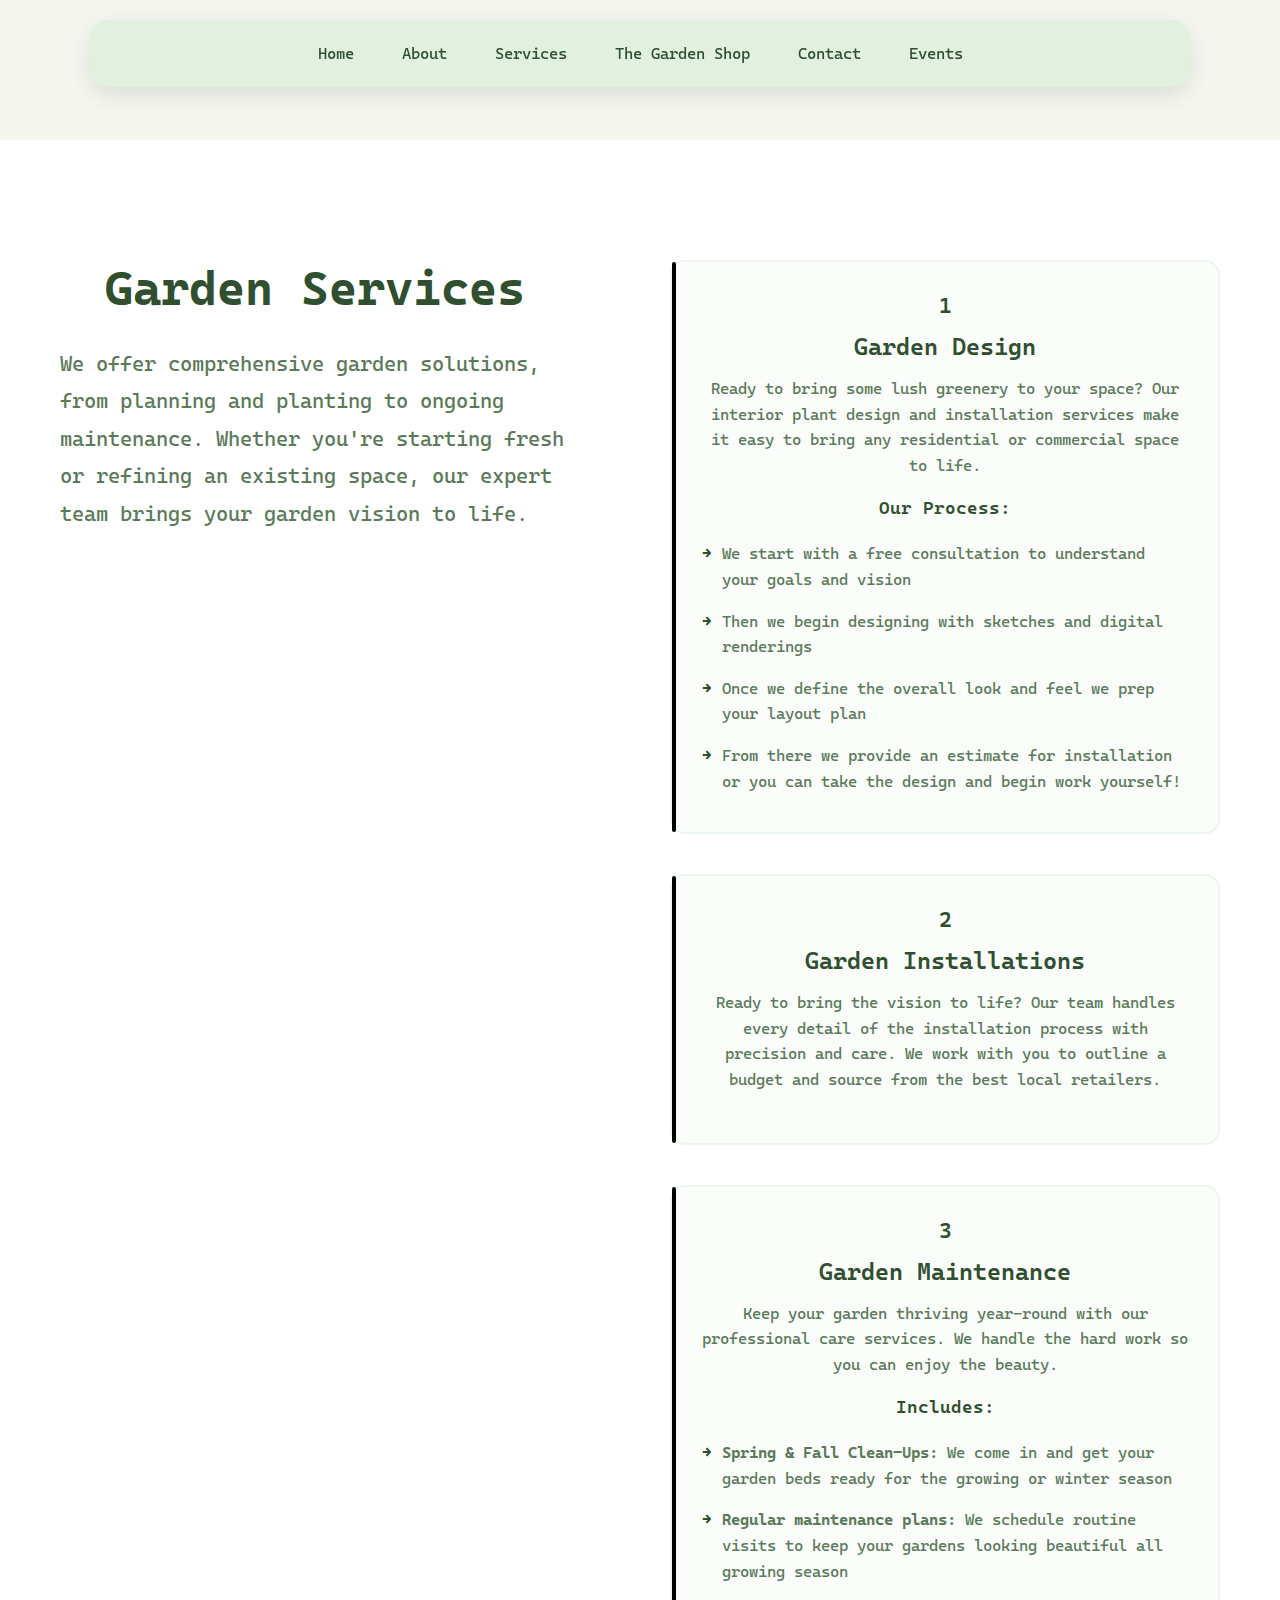
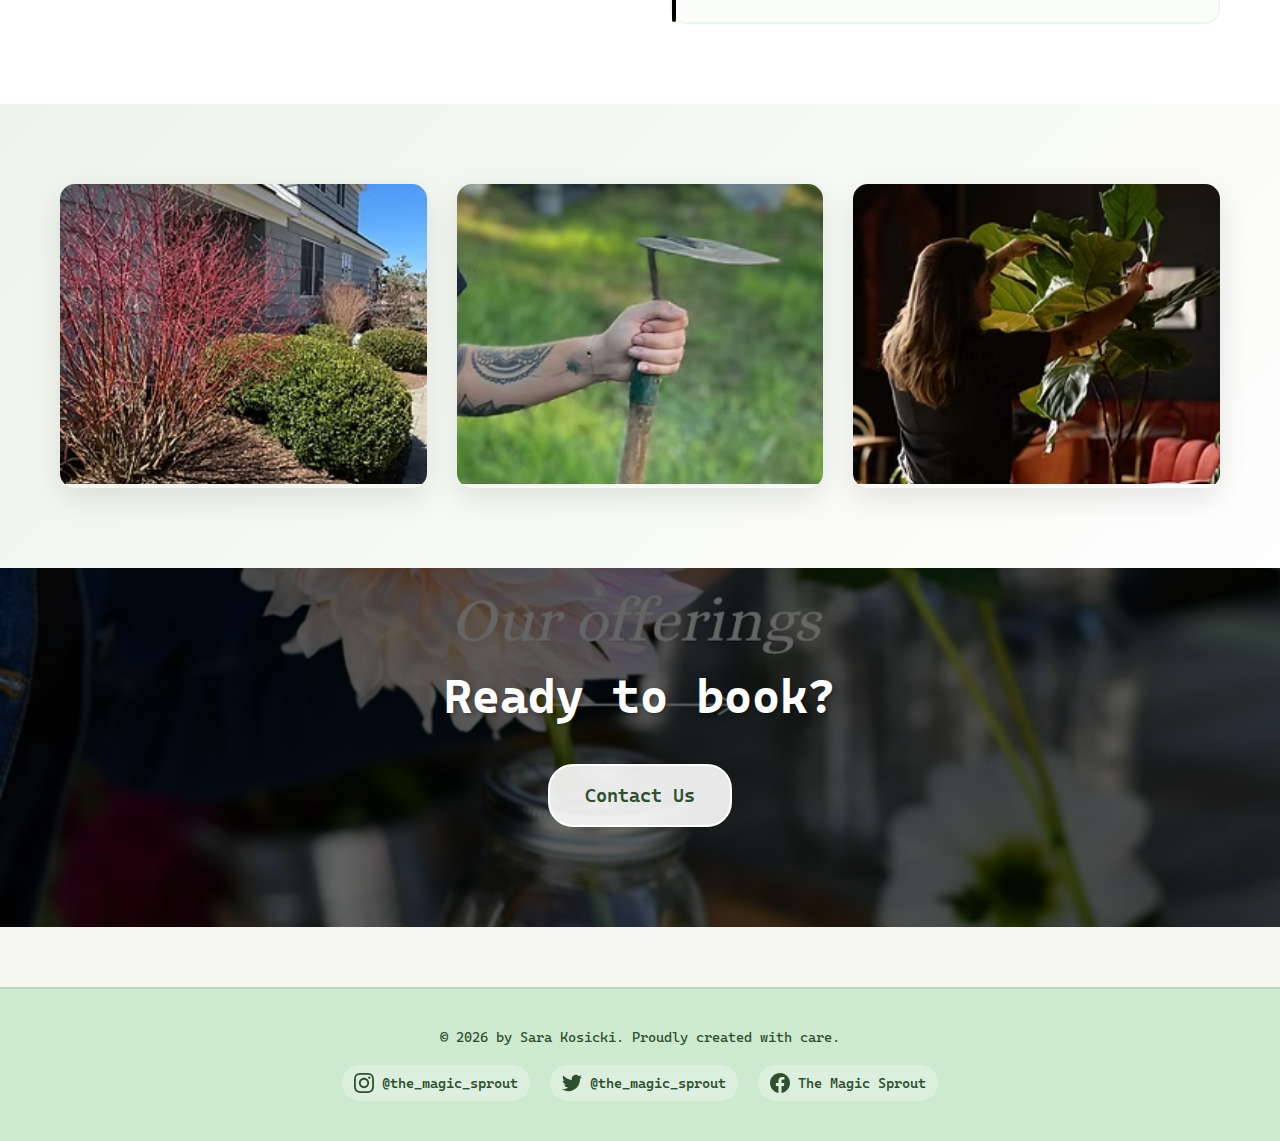
<file: garden-services.html>
<!DOCTYPE html>
<html lang="en">
<head>
  <meta charset="UTF-8" />
  <meta name="viewport" content="width=device-width, initial-scale=1.0" />
  <link rel="icon" sizes="192x192" href="./assets/web_icon_tab_magic_sprout.png" type="image/png" />

  <!-- Font -->
  <link rel="preconnect" href="https://fonts.googleapis.com" />
  <link rel="preconnect" href="https://fonts.gstatic.com" crossorigin />
  <link href="https://fonts.googleapis.com/css2?family=Cascadia+Mono:ital,wght@0,200..700;1,200..700&display=swap" rel="stylesheet" />

  <!-- CSS -->
  <link rel="stylesheet" href="style.css" />
  <title>Garden Services | Magic Sprout | Garden Design & Maintenance | Maine</title>
</head>

<body>

  <!-- Navbar -->
  <nav class="navbar">
    <ul>
      <li class="navbar-item"><a href="index.html">Home</a></li>
      <li class="navbar-item"><a href="about.html">About</a></li>

      <li class="navbar-item dropdown-parent">
        <a href="services.html">Services</a>
        <ul class="dropdown-menu">
          <li><a href="garden-services.html">Garden Services</a></li>
          <li><a href="interior-plant-services.html">Interior Plant Services</a></li>
          <li><a href="planter-services.html">Planter Services</a></li>
          <li><a href="holiday-decor-services.html">Holiday Decor</a></li>
        </ul>
      </li>

      <li class="navbar-item">
        <a href="garden-shop.html">The Garden Shop</a>
      </li>

      <li class="navbar-item"><a href="contact.html">Contact</a></li>
      <li class="navbar-item"><a href="events.html">Events</a></li>
    </ul>
  </nav>

  <!-- Section 1: Garden Services Overview -->
  <section class="garden-overview-section">
    <div class="container">
      <div class="garden-overview-content">
        <div class="garden-overview-left">
          <h1 class="page-title">Garden Services</h1>
          <p class="garden-intro">We offer comprehensive garden solutions, from planning and planting to ongoing maintenance. Whether you're starting fresh or refining an existing space, our expert team brings your garden vision to life.</p>
        </div>
        
        <div class="garden-overview-right">
          <div class="service-item">
            <h3 class="service-number">1</h3>
            <h4 class="service-title">Garden Design</h4>
            <p class="service-description">Ready to bring some lush greenery to your space? Our interior plant design and installation services make it easy to bring any residential or commercial space to life.</p>
            
            <div class="process-list">
              <h5>Our Process:</h5>
              <ul>
                <li>We start with a free consultation to understand your goals and vision</li>
                <li>Then we begin designing with sketches and digital renderings</li>
                <li>Once we define the overall look and feel we prep your layout plan</li>
                <li>From there we provide an estimate for installation or you can take the design and begin work yourself!</li>
              </ul>
            </div>
          </div>
          
          <div class="service-item">
            <h3 class="service-number">2</h3>
            <h4 class="service-title">Garden Installations</h4>
            <p class="service-description">Ready to bring the vision to life? Our team handles every detail of the installation process with precision and care. We work with you to outline a budget and source from the best local retailers.</p>
          </div>
          
          <div class="service-item">
            <h3 class="service-number">3</h3>
            <h4 class="service-title">Garden Maintenance</h4>
            <p class="service-description">Keep your garden thriving year-round with our professional care services. We handle the hard work so you can enjoy the beauty.</p>
            
            <div class="maintenance-includes">
              <h5>Includes:</h5>
              <ul>
                <li><strong>Spring & Fall Clean-Ups:</strong> We come in and get your garden beds ready for the growing or winter season</li>
                <li><strong>Regular maintenance plans:</strong> We schedule routine visits to keep your gardens looking beautiful all growing season</li>
              </ul>
            </div>
          </div>
        </div>
      </div>
    </div>
  </section>

  <!-- Section 2: Garden Images -->
  <section class="garden-images-section">
    <div class="container">
      <div class="garden-images-grid">
        <div class="garden-image-item">
          <img src="./assets/design.png" alt="Garden design" class="garden-image">
        </div>
        <div class="garden-image-item">
          <img src="./assets/installation.png" alt="Garden installation" class="garden-image">
        </div>
        <div class="garden-image-item">
          <img src="./assets/maintenance.png" alt="Garden maintenance" class="garden-image">
        </div>
      </div>
    </div>
  </section>

  <!-- Section 3: Ready to Book -->
  <section class="book-section">
    <div class="book-background">
      <img src="./assets/flowers_count_one.jpg" alt="Beautiful flowers background" class="book-bg-image">
    </div>
    <div class="container">
      <div class="book-content">
        <h2 class="book-title">Ready to book?</h2>
        <a href="#" class="cta-button">Contact Us</a>
      </div>
    </div>
  </section>

  <!-- Footer -->
  <div class="footer">
    <div class="footer-content">
      <div class="footer-content-middle">
        <!-- <h3>Contact Us</h3> -->
        <p id="copyright">© <span id="current-year"></span> by Sara Kosicki. Proudly created with care.</p>
        <div class="social-links">
          <a href="https://www.instagram.com/the_magic_sprout/" target="_blank" class="social-link">
            <svg class="social-icon" viewBox="0 0 24 24" fill="currentColor">
              <path d="M12 2.163c3.204 0 3.584.012 4.85.07 3.252.148 4.771 1.691 4.919 4.919.058 1.265.069 1.645.069 4.849 0 3.205-.012 3.584-.069 4.849-.149 3.225-1.664 4.771-4.919 4.919-1.266.058-1.644.07-4.85.07-3.204 0-3.584-.012-4.849-.07-3.26-.149-4.771-1.699-4.919-4.92-.058-1.265-.07-1.644-.07-4.849 0-3.204.013-3.583.07-4.849.149-3.227 1.664-4.771 4.919-4.919 1.266-.057 1.645-.069 4.849-.069zm0-2.163c-3.259 0-3.667.014-4.947.072-4.358.2-6.78 2.618-6.98 6.98-.059 1.281-.073 1.689-.073 4.948 0 3.259.014 3.668.072 4.948.2 4.358 2.618 6.78 6.98 6.98 1.281.058 1.689.072 4.948.072 3.259 0 3.668-.014 4.948-.072 4.354-.2 6.782-2.618 6.979-6.98.059-1.28.073-1.689.073-4.948 0-3.259-.014-3.667-.072-4.947-.196-4.354-2.617-6.78-6.979-6.98-1.281-.059-1.69-.073-4.949-.073zm0 5.838c-3.403 0-6.162 2.759-6.162 6.162s2.759 6.163 6.162 6.163 6.162-2.759 6.162-6.163c0-3.403-2.759-6.162-6.162-6.162zm0 10.162c-2.209 0-4-1.79-4-4 0-2.209 1.791-4 4-4s4 1.791 4 4c0 2.21-1.791 4-4 4zm6.406-11.845c-.796 0-1.441.645-1.441 1.44s.645 1.44 1.441 1.44c.795 0 1.439-.645 1.439-1.44s-.644-1.44-1.439-1.44z"/>
            </svg>
            <span>@the_magic_sprout</span>
          </a>
          <a href="#" target="_blank" class="social-link">
            <svg class="social-icon" viewBox="0 0 24 24" fill="currentColor">
              <path d="M24 4.557c-.883.392-1.832.656-2.828.775 1.017-.609 1.798-1.574 2.165-2.724-.951.564-2.005.974-3.127 1.195-.897-.957-2.178-1.555-3.594-1.555-3.179 0-5.515 2.966-4.797 6.045-4.091-.205-7.719-2.165-10.148-5.144-1.29 2.213-.669 5.108 1.523 6.574-.806-.026-1.566-.247-2.229-.616-.054 2.281 1.581 4.415 3.949 4.89-.693.188-1.452.232-2.224.084.626 1.956 2.444 3.379 4.6 3.419-2.07 1.623-4.678 2.348-7.29 2.04 2.179 1.397 4.768 2.212 7.548 2.212 9.142 0 14.307-7.721 13.995-14.646.962-.695 1.797-1.562 2.457-2.549z"/>
            </svg>
            <span>@the_magic_sprout</span>
          </a>
          <a href="#" target="_blank" class="social-link">
            <svg class="social-icon" viewBox="0 0 24 24" fill="currentColor">
              <path d="M24 12.073c0-6.627-5.373-12-12-12s-12 5.373-12 12c0 5.99 4.388 10.954 10.125 11.854v-8.385H7.078v-3.47h3.047V9.43c0-3.007 1.792-4.669 4.533-4.669 1.312 0 2.686.235 2.686.235v2.953H15.83c-1.491 0-1.956.925-1.956 1.874v2.25h3.328l-.532 3.47h-2.796v8.385C19.612 23.027 24 18.062 24 12.073z"/>
            </svg>
            <span>The Magic Sprout</span>
          </a>
        </div>
      </div>
    </div>
  </div>

  <!-- JS -->
  <script src="script.js"></script>
</body>
</html>
</file>
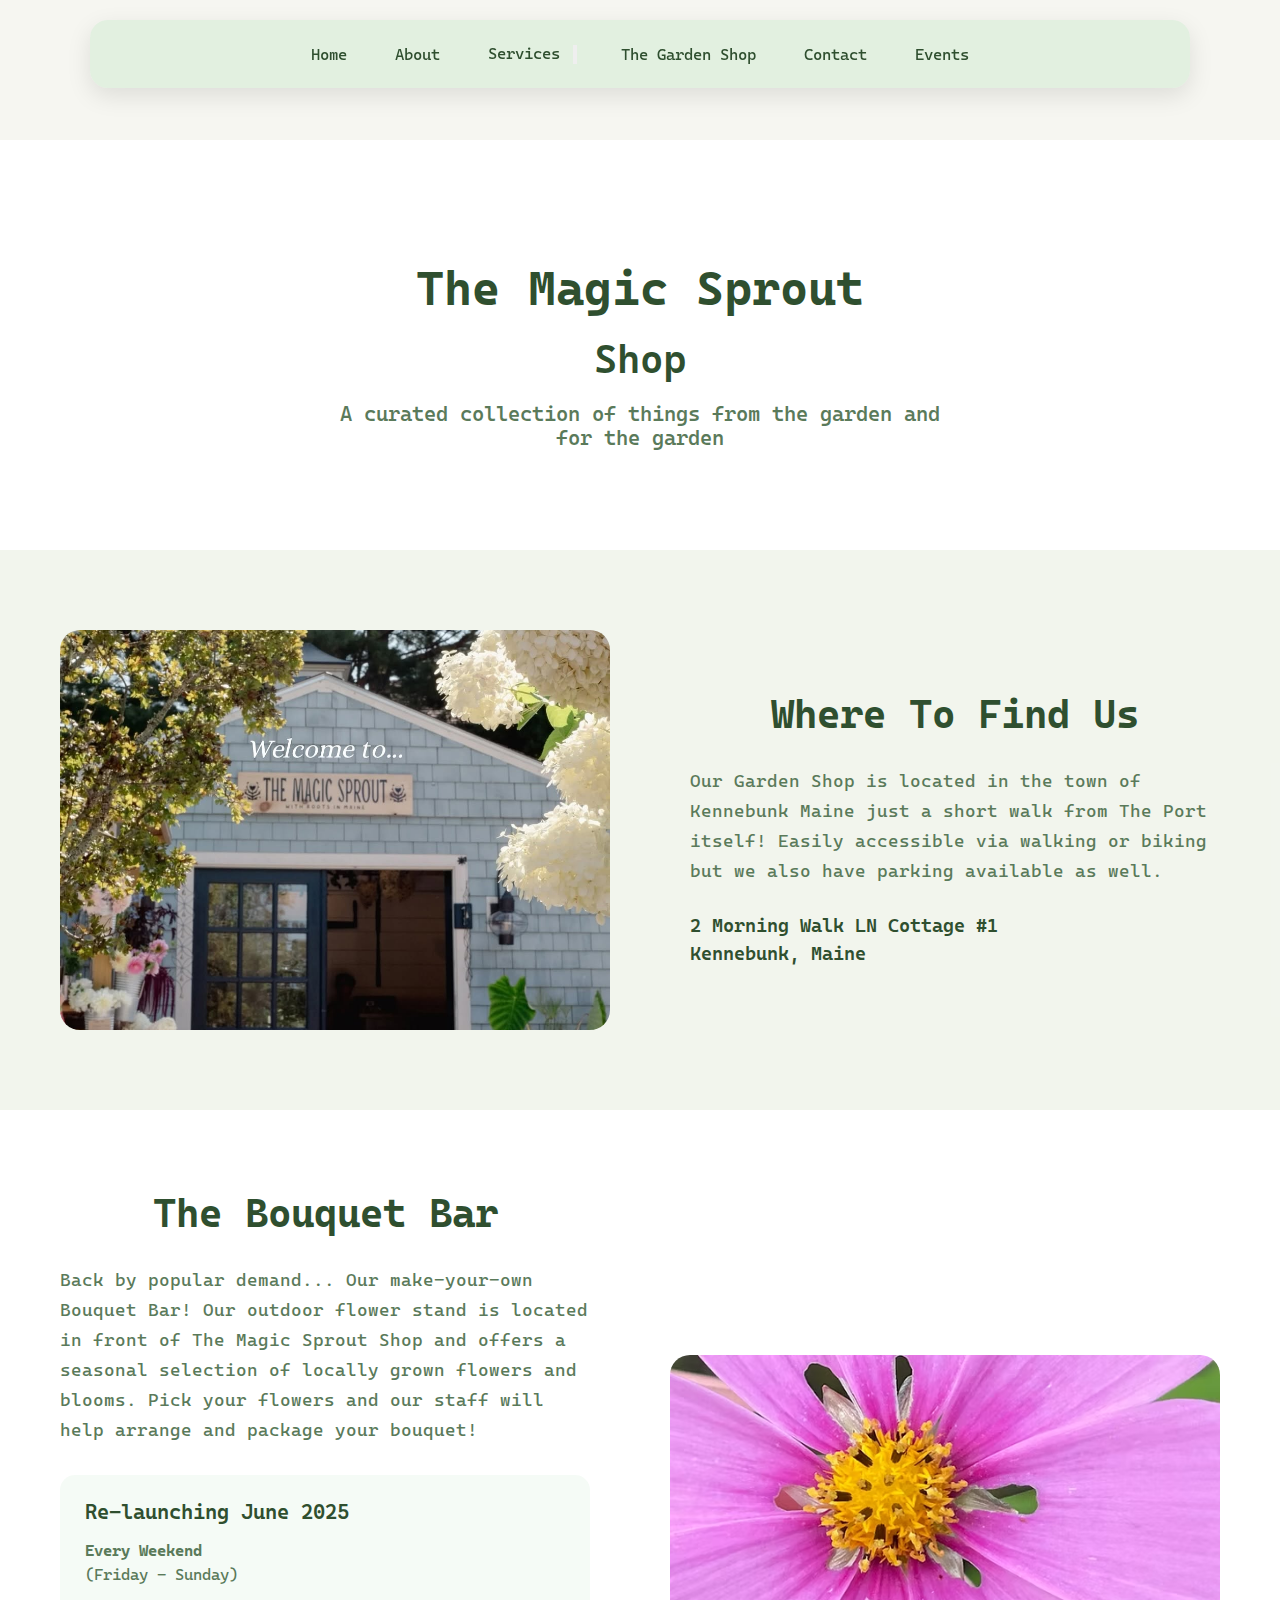
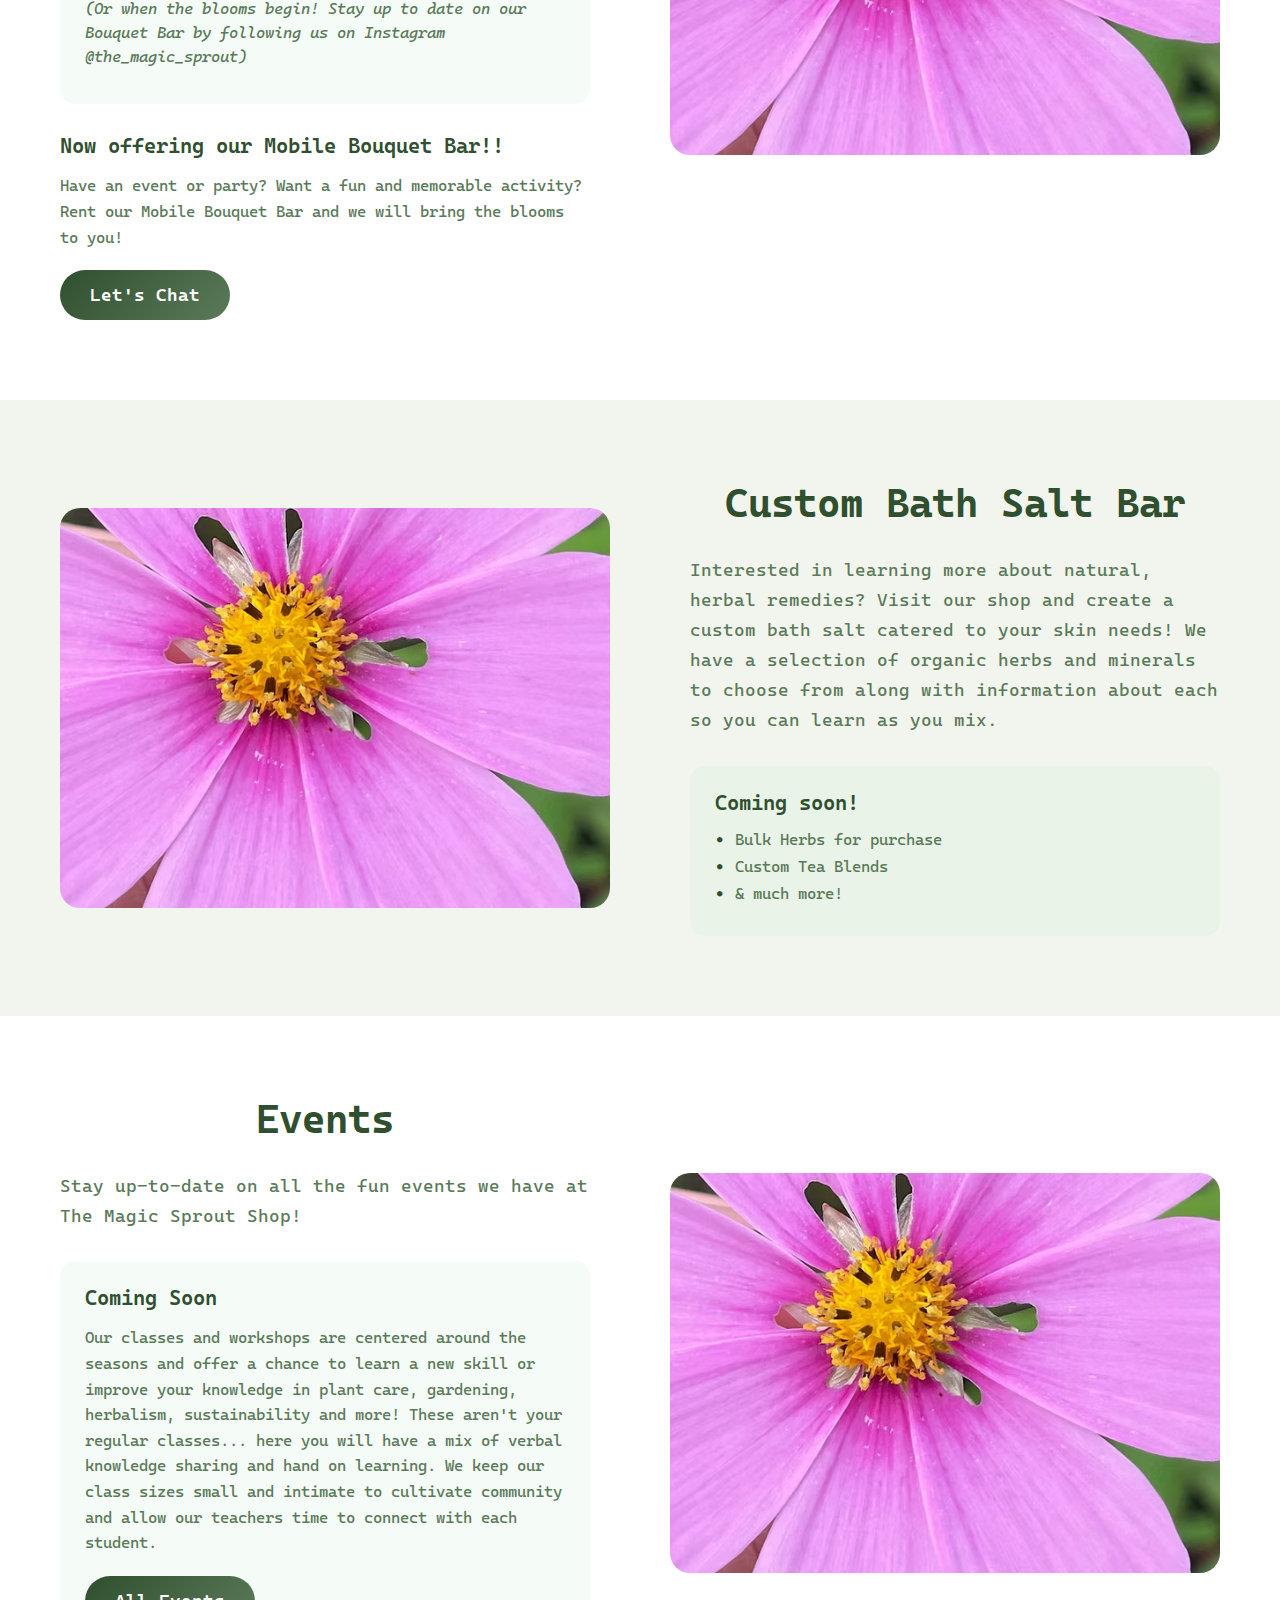
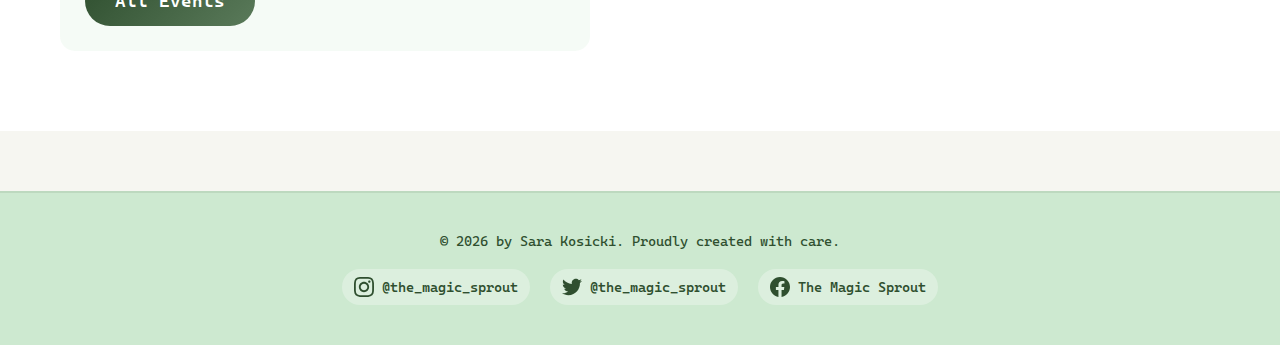
<file: garden-shop.html>
<!DOCTYPE html>
<html lang="en">
<head>
  <meta charset="UTF-8" />
  <meta name="viewport" content="width=device-width, initial-scale=1.0" />
  <link rel="icon" sizes="192x192" href="./assets/web_icon_tab_magic_sprout.png" type="image/png" />

  <!-- Font -->
  <link rel="preconnect" href="https://fonts.googleapis.com" />
  <link rel="preconnect" href="https://fonts.gstatic.com" crossorigin />
  <link href="https://fonts.googleapis.com/css2?family=Cascadia+Mono:ital,wght@0,200..700;1,200..700&display=swap" rel="stylesheet" />

  <!-- CSS -->
  <link rel="stylesheet" href="style.css" />
  <title>The Garden Shop | Magic Sprout | Garden Design & Maintenance | Maine</title>
</head>

<body>

  <!-- Navbar -->
  <nav class="navbar">
    <ul>
      <li class="navbar-item"><a href="index.html">Home</a></li>
      <li class="navbar-item"><a href="about.html">About</a></li>

      <li class="navbar-item dropdown-parent">
        <a href="services.html">Services</a>
        <button class="dropdown-arrow-btn" aria-label="Toggle services menu">
          <svg class="arrow-icon" viewBox="0 0 24 24" fill="currentColor">
            <path d="M7 10l5 5 5-5z"/>
          </svg>
        </button>
        <ul class="dropdown-menu">
          <li><a href="garden-services.html">Garden Services</a></li>
          <li><a href="interior-plant-services.html">Interior Plant Services</a></li>
          <li><a href="planter-services.html">Planter Services</a></li>
          <li><a href="holiday-decor-services.html">Holiday Decor</a></li>
        </ul>
      </li>

      <li class="navbar-item">
        <a href="garden-shop.html">The Garden Shop</a>
      </li>

      <li class="navbar-item"><a href="contact.html">Contact</a></li>
      <li class="navbar-item"><a href="events.html">Events</a></li>
    </ul>
  </nav>

  <!-- Section 1: Shop Header -->
  <section class="shop-header-section">
    <div class="container">
      <h1 class="page-title">The Magic Sprout</h1>
      <h2 class="shop-title">Shop</h2>
      <p class="shop-subtitle">A curated collection of things from the garden and for the garden</p>
    </div>
  </section>

  <!-- Section 2: Location -->
  <section class="location-section">
    <div class="container">
      <div class="location-content">
        <div class="location-image">
          <img src="./assets/entrance.jpeg" alt="The Magic Sprout Shop" class="location-img">
        </div>
        <div class="location-info">
          <h2 class="section-title">Where To Find Us</h2>
          <p class="location-description">Our Garden Shop is located in the town of Kennebunk Maine just a short walk from The Port itself! Easily accessible via walking or biking but we also have parking available as well.</p>
          <p class="location-address">2 Morning Walk LN Cottage #1<br>Kennebunk, Maine</p>
        </div>
      </div>
    </div>
  </section>

  <!-- Section 3: Bouquet Bar -->
  <section class="bouquet-section">
    <div class="container">
      <div class="bouquet-content">
        <div class="bouquet-info">
          <h2 class="section-title">The Bouquet Bar</h2>
          <p class="bouquet-description">Back by popular demand... Our make-your-own Bouquet Bar! Our outdoor flower stand is located in front of The Magic Sprout Shop and offers a seasonal selection of locally grown flowers and blooms. Pick your flowers and our staff will help arrange and package your bouquet!</p>
          
          <div class="bouquet-details">
            <h3>Re-launching June 2025</h3>
            <p><strong>Every Weekend</strong><br>(Friday - Sunday)</p>
            <p class="bouquet-note">(Or when the blooms begin! Stay up to date on our Bouquet Bar by following us on Instagram @the_magic_sprout)</p>
          </div>

          <div class="mobile-bouquet">
            <h3>Now offering our Mobile Bouquet Bar!!</h3>
            <p>Have an event or party? Want a fun and memorable activity? Rent our Mobile Bouquet Bar and we will bring the blooms to you!</p>
            <a href="contact.html" class="cta-button">Let's Chat</a>
          </div>
        </div>
        <div class="bouquet-image">
          <img src="./assets/pink_flower.png" alt="Bouquet Bar" class="bouquet-img">
        </div>
      </div>
    </div>
  </section>

  <!-- Section 4: Bath Salt Bar -->
  <section class="bath-salt-section">
    <div class="container">
      <div class="bath-salt-content">
        <div class="bath-salt-image">
          <img src="./assets/pink_flower.png" alt="Custom Bath Salt Bar" class="bath-salt-img">
        </div>
        <div class="bath-salt-info">
          <h2 class="section-title">Custom Bath Salt Bar</h2>
          <p class="bath-salt-description">Interested in learning more about natural, herbal remedies? Visit our shop and create a custom bath salt catered to your skin needs! We have a selection of organic herbs and minerals to choose from along with information about each so you can learn as you mix.</p>
          
          <div class="coming-soon">
            <h3>Coming soon!</h3>
            <ul class="coming-soon-list">
              <li>Bulk Herbs for purchase</li>
              <li>Custom Tea Blends</li>
              <li>& much more!</li>
            </ul>
          </div>
        </div>
      </div>
    </div>
  </section>

  <!-- Section 5: Events -->
  <section class="shop-events-section">
    <div class="container">
      <div class="shop-events-content">
        <div class="shop-events-info">
          <h2 class="section-title">Events</h2>
          <p class="events-description">Stay up-to-date on all the fun events we have at The Magic Sprout Shop!</p>
          
          <div class="events-details">
            <h3>Coming Soon</h3>
            <p>Our classes and workshops are centered around the seasons and offer a chance to learn a new skill or improve your knowledge in plant care, gardening, herbalism, sustainability and more! These aren't your regular classes... here you will have a mix of verbal knowledge sharing and hand on learning. We keep our class sizes small and intimate to cultivate community and allow our teachers time to connect with each student.</p>
            <a href="events.html" class="cta-button">All Events</a>
          </div>
        </div>
        <div class="shop-events-image">
          <img src="./assets/pink_flower.png" alt="Shop Events" class="shop-events-img">
        </div>
      </div>
    </div>
  </section>

  <!-- Footer -->
  <div class="footer">
    <div class="footer-content">
      <div class="footer-content-middle">
        <!-- <h3>Contact Us</h3> -->
        <p id="copyright">© <span id="current-year"></span> by Sara Kosicki. Proudly created with care.</p>
        <div class="social-links">
          <a href="https://www.instagram.com/the_magic_sprout/" target="_blank" class="social-link">
            <svg class="social-icon" viewBox="0 0 24 24" fill="currentColor">
              <path d="M12 2.163c3.204 0 3.584.012 4.85.07 3.252.148 4.771 1.691 4.919 4.919.058 1.265.069 1.645.069 4.849 0 3.205-.012 3.584-.069 4.849-.149 3.225-1.664 4.771-4.919 4.919-1.266.058-1.644.07-4.85.07-3.204 0-3.584-.012-4.849-.07-3.26-.149-4.771-1.699-4.919-4.92-.058-1.265-.07-1.644-.07-4.849 0-3.204.013-3.583.07-4.849.149-3.227 1.664-4.771 4.919-4.919 1.266-.057 1.645-.069 4.849-.069zm0-2.163c-3.259 0-3.667.014-4.947.072-4.358.2-6.78 2.618-6.98 6.98-.059 1.281-.073 1.689-.073 4.948 0 3.259.014 3.668.072 4.948.2 4.358 2.618 6.78 6.98 6.98 1.281.058 1.689.072 4.948.072 3.259 0 3.668-.014 4.948-.072 4.354-.2 6.782-2.618 6.979-6.98.059-1.28.073-1.689.073-4.948 0-3.259-.014-3.667-.072-4.947-.196-4.354-2.617-6.78-6.979-6.98-1.281-.059-1.69-.073-4.949-.073zm0 5.838c-3.403 0-6.162 2.759-6.162 6.162s2.759 6.163 6.162 6.163 6.162-2.759 6.162-6.163c0-3.403-2.759-6.162-6.162-6.162zm0 10.162c-2.209 0-4-1.79-4-4 0-2.209 1.791-4 4-4s4 1.791 4 4c0 2.21-1.791 4-4 4zm6.406-11.845c-.796 0-1.441.645-1.441 1.44s.645 1.44 1.441 1.44c.795 0 1.439-.645 1.439-1.44s-.644-1.44-1.439-1.44z"/>
            </svg>
            <span>@the_magic_sprout</span>
          </a>
          <a href="#" target="_blank" class="social-link">
            <svg class="social-icon" viewBox="0 0 24 24" fill="currentColor">
              <path d="M24 4.557c-.883.392-1.832.656-2.828.775 1.017-.609 1.798-1.574 2.165-2.724-.951.564-2.005.974-3.127 1.195-.897-.957-2.178-1.555-3.594-1.555-3.179 0-5.515 2.966-4.797 6.045-4.091-.205-7.719-2.165-10.148-5.144-1.29 2.213-.669 5.108 1.523 6.574-.806-.026-1.566-.247-2.229-.616-.054 2.281 1.581 4.415 3.949 4.89-.693.188-1.452.232-2.224.084.626 1.956 2.444 3.379 4.6 3.419-2.07 1.623-4.678 2.348-7.29 2.04 2.179 1.397 4.768 2.212 7.548 2.212 9.142 0 14.307-7.721 13.995-14.646.962-.695 1.797-1.562 2.457-2.549z"/>
            </svg>
            <span>@the_magic_sprout</span>
          </a>
          <a href="#" target="_blank" class="social-link">
            <svg class="social-icon" viewBox="0 0 24 24" fill="currentColor">
              <path d="M24 12.073c0-6.627-5.373-12-12-12s-12 5.373-12 12c0 5.99 4.388 10.954 10.125 11.854v-8.385H7.078v-3.47h3.047V9.43c0-3.007 1.792-4.669 4.533-4.669 1.312 0 2.686.235 2.686.235v2.953H15.83c-1.491 0-1.956.925-1.956 1.874v2.25h3.328l-.532 3.47h-2.796v8.385C19.612 23.027 24 18.062 24 12.073z"/>
            </svg>
            <span>The Magic Sprout</span>
          </a>
        </div>
      </div>
    </div>
  </div>

  <!-- JS -->
  <script src="script.js"></script>
</body>
</html>
</file>
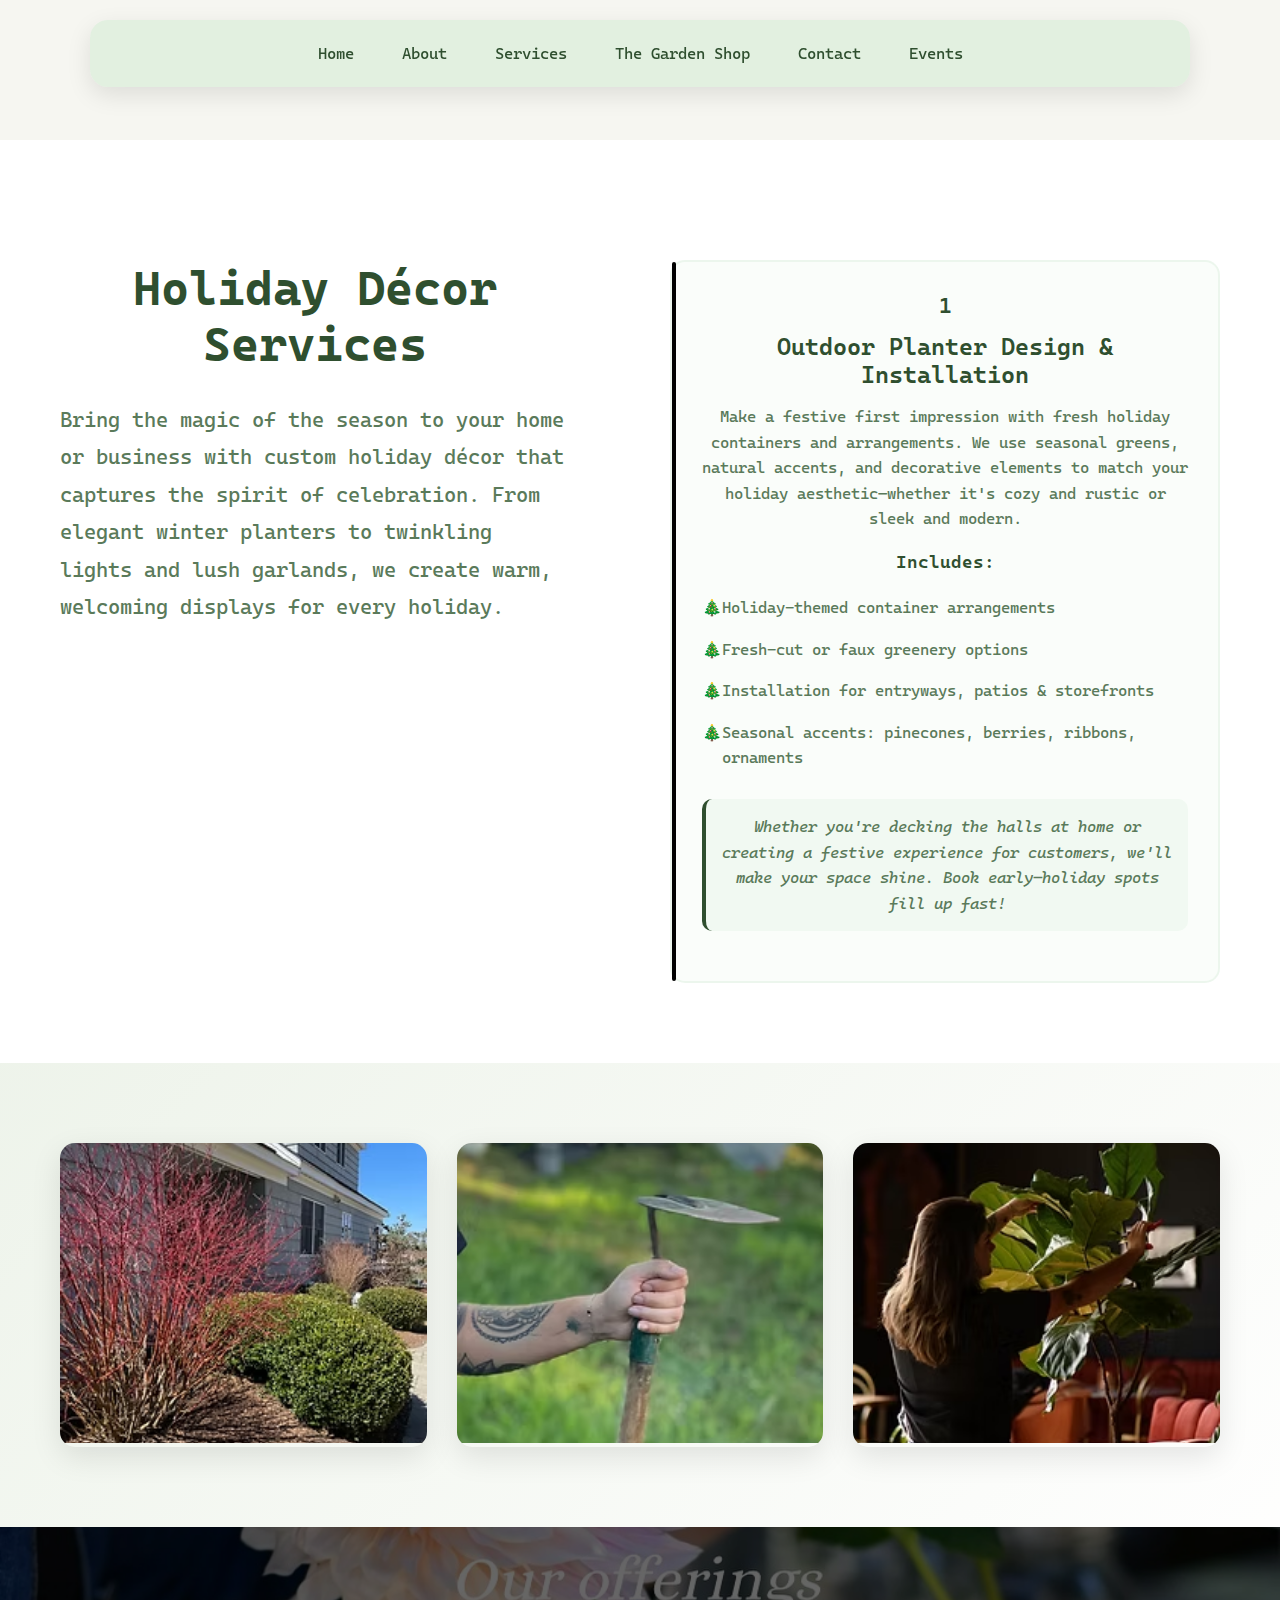
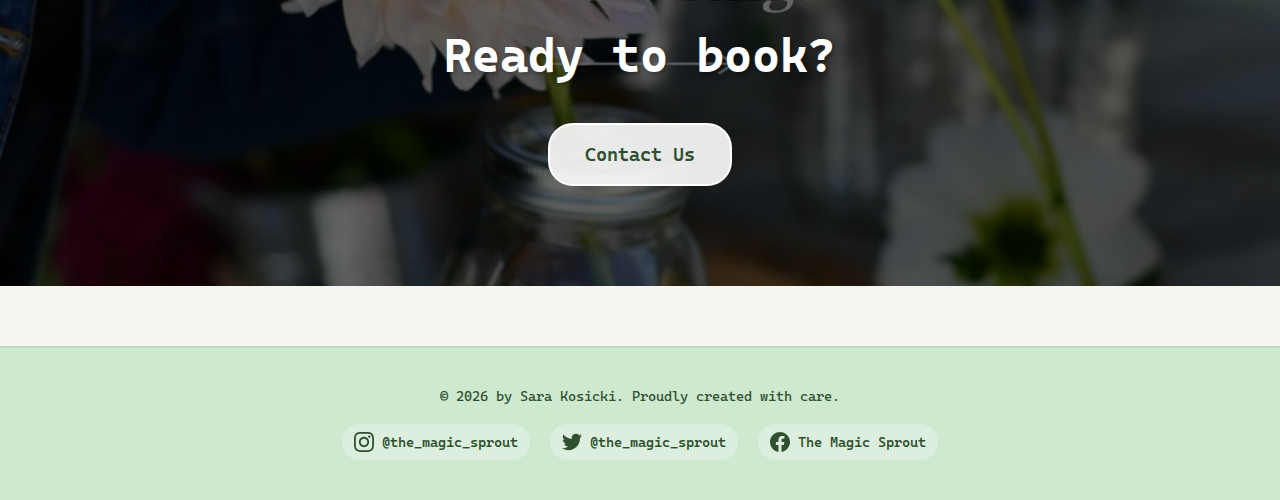
<file: holiday-decor-services.html>
<!DOCTYPE html>
<html lang="en">
<head>
  <meta charset="UTF-8" />
  <meta name="viewport" content="width=device-width, initial-scale=1.0" />
  <link rel="icon" sizes="192x192" href="./assets/web_icon_tab_magic_sprout.png" type="image/png" />

  <!-- Font -->
  <link rel="preconnect" href="https://fonts.googleapis.com" />
  <link rel="preconnect" href="https://fonts.gstatic.com" crossorigin />
  <link href="https://fonts.googleapis.com/css2?family=Cascadia+Mono:ital,wght@0,200..700;1,200..700&display=swap" rel="stylesheet" />

  <!-- CSS -->
  <link rel="stylesheet" href="style.css" />
  <title>Holiday Décor Services | Magic Sprout | Garden Design & Maintenance | Maine</title>
</head>

<body>

  <!-- Navbar -->
  <nav class="navbar">
    <ul>
      <li class="navbar-item"><a href="index.html">Home</a></li>
      <li class="navbar-item"><a href="about.html">About</a></li>

      <li class="navbar-item dropdown-parent">
        <a href="services.html">Services</a>
        <ul class="dropdown-menu">
          <li><a href="garden-services.html">Garden Services</a></li>
          <li><a href="interior-plant-services.html">Interior Plant Services</a></li>
          <li><a href="planter-services.html">Planter Services</a></li>
          <li><a href="holiday-decor-services.html">Holiday Decor</a></li>
        </ul>
      </li>

      <li class="navbar-item">
        <a href="garden-shop.html">The Garden Shop</a>
      </li>

      <li class="navbar-item"><a href="contact.html">Contact</a></li>
      <li class="navbar-item"><a href="events.html">Events</a></li>
    </ul>
  </nav>

  <!-- Section 1: Holiday Decor Services Overview -->
  <section class="holiday-overview-section">
    <div class="container">
      <div class="holiday-overview-content">
        <div class="holiday-overview-left">
          <h1 class="page-title">Holiday Décor Services</h1>
          <p class="holiday-intro">Bring the magic of the season to your home or business with custom holiday décor that captures the spirit of celebration. From elegant winter planters to twinkling lights and lush garlands, we create warm, welcoming displays for every holiday.</p>
        </div>
        
        <div class="holiday-overview-right">
          <div class="service-item">
            <h3 class="service-number">1</h3>
            <h4 class="service-title">Outdoor Planter Design & Installation</h4>
            <p class="service-description">Make a festive first impression with fresh holiday containers and arrangements. We use seasonal greens, natural accents, and decorative elements to match your holiday aesthetic—whether it's cozy and rustic or sleek and modern.</p>
            
            <div class="holiday-includes">
              <h5>Includes:</h5>
              <ul>
                <li>Holiday-themed container arrangements</li>
                <li>Fresh-cut or faux greenery options</li>
                <li>Installation for entryways, patios & storefronts</li>
                <li>Seasonal accents: pinecones, berries, ribbons, ornaments</li>
              </ul>
            </div>
            
            <p class="holiday-note">Whether you're decking the halls at home or creating a festive experience for customers, we'll make your space shine. Book early—holiday spots fill up fast!</p>
          </div>
        </div>
      </div>
    </div>
  </section>

  <!-- Section 2: Holiday Decor Images -->
  <section class="holiday-images-section">
    <div class="container">
      <div class="holiday-images-grid">
        <div class="holiday-image-item">
          <img src="./assets/design.png" alt="Holiday decor design" class="holiday-image">
        </div>
        <div class="holiday-image-item">
          <img src="./assets/installation.png" alt="Holiday decor installation" class="holiday-image">
        </div>
        <div class="holiday-image-item">
          <img src="./assets/maintenance.png" alt="Holiday decor maintenance" class="holiday-image">
        </div>
      </div>
    </div>
  </section>

  <!-- Section 3: Ready to Book -->
  <section class="book-section">
    <div class="book-background">
      <img src="./assets/flowers_count_one.jpg" alt="Beautiful flowers background" class="book-bg-image">
    </div>
    <div class="container">
      <div class="book-content">
        <h2 class="book-title">Ready to book?</h2>
        <a href="#" class="cta-button">Contact Us</a>
      </div>
    </div>
  </section>

  <!-- Footer -->
  <div class="footer">
    <div class="footer-content">
      <div class="footer-content-middle">
        <!-- <h3>Contact Us</h3> -->
        <p id="copyright">© <span id="current-year"></span> by Sara Kosicki. Proudly created with care.</p>
        <div class="social-links">
          <a href="https://www.instagram.com/the_magic_sprout/" target="_blank" class="social-link">
            <svg class="social-icon" viewBox="0 0 24 24" fill="currentColor">
              <path d="M12 2.163c3.204 0 3.584.012 4.85.07 3.252.148 4.771 1.691 4.919 4.919.058 1.265.069 1.645.069 4.849 0 3.205-.012 3.584-.069 4.849-.149 3.225-1.664 4.771-4.919 4.919-1.266.058-1.644.07-4.85.07-3.204 0-3.584-.012-4.849-.07-3.26-.149-4.771-1.699-4.919-4.92-.058-1.265-.07-1.644-.07-4.849 0-3.204.013-3.583.07-4.849.149-3.227 1.664-4.771 4.919-4.919 1.266-.057 1.645-.069 4.849-.069zm0-2.163c-3.259 0-3.667.014-4.947.072-4.358.2-6.78 2.618-6.98 6.98-.059 1.281-.073 1.689-.073 4.948 0 3.259.014 3.668.072 4.948.2 4.358 2.618 6.78 6.98 6.98 1.281.058 1.689.072 4.948.072 3.259 0 3.668-.014 4.948-.072 4.354-.2 6.782-2.618 6.979-6.98.059-1.28.073-1.689.073-4.948 0-3.259-.014-3.667-.072-4.947-.196-4.354-2.617-6.78-6.979-6.98-1.281-.059-1.69-.073-4.949-.073zm0 5.838c-3.403 0-6.162 2.759-6.162 6.162s2.759 6.163 6.162 6.163 6.162-2.759 6.162-6.163c0-3.403-2.759-6.162-6.162-6.162zm0 10.162c-2.209 0-4-1.79-4-4 0-2.209 1.791-4 4-4s4 1.791 4 4c0 2.21-1.791 4-4 4zm6.406-11.845c-.796 0-1.441.645-1.441 1.44s.645 1.44 1.441 1.44c.795 0 1.439-.645 1.439-1.44s-.644-1.44-1.439-1.44z"/>
            </svg>
            <span>@the_magic_sprout</span>
          </a>
          <a href="#" target="_blank" class="social-link">
            <svg class="social-icon" viewBox="0 0 24 24" fill="currentColor">
              <path d="M24 4.557c-.883.392-1.832.656-2.828.775 1.017-.609 1.798-1.574 2.165-2.724-.951.564-2.005.974-3.127 1.195-.897-.957-2.178-1.555-3.594-1.555-3.179 0-5.515 2.966-4.797 6.045-4.091-.205-7.719-2.165-10.148-5.144-1.29 2.213-.669 5.108 1.523 6.574-.806-.026-1.566-.247-2.229-.616-.054 2.281 1.581 4.415 3.949 4.89-.693.188-1.452.232-2.224.084.626 1.956 2.444 3.379 4.6 3.419-2.07 1.623-4.678 2.348-7.29 2.04 2.179 1.397 4.768 2.212 7.548 2.212 9.142 0 14.307-7.721 13.995-14.646.962-.695 1.797-1.562 2.457-2.549z"/>
            </svg>
            <span>@the_magic_sprout</span>
          </a>
          <a href="#" target="_blank" class="social-link">
            <svg class="social-icon" viewBox="0 0 24 24" fill="currentColor">
              <path d="M24 12.073c0-6.627-5.373-12-12-12s-12 5.373-12 12c0 5.99 4.388 10.954 10.125 11.854v-8.385H7.078v-3.47h3.047V9.43c0-3.007 1.792-4.669 4.533-4.669 1.312 0 2.686.235 2.686.235v2.953H15.83c-1.491 0-1.956.925-1.956 1.874v2.25h3.328l-.532 3.47h-2.796v8.385C19.612 23.027 24 18.062 24 12.073z"/>
            </svg>
            <span>The Magic Sprout</span>
          </a>
        </div>
      </div>
    </div>
  </div>

  <!-- JS -->
  <script src="script.js"></script>
</body>
</html>
</file>
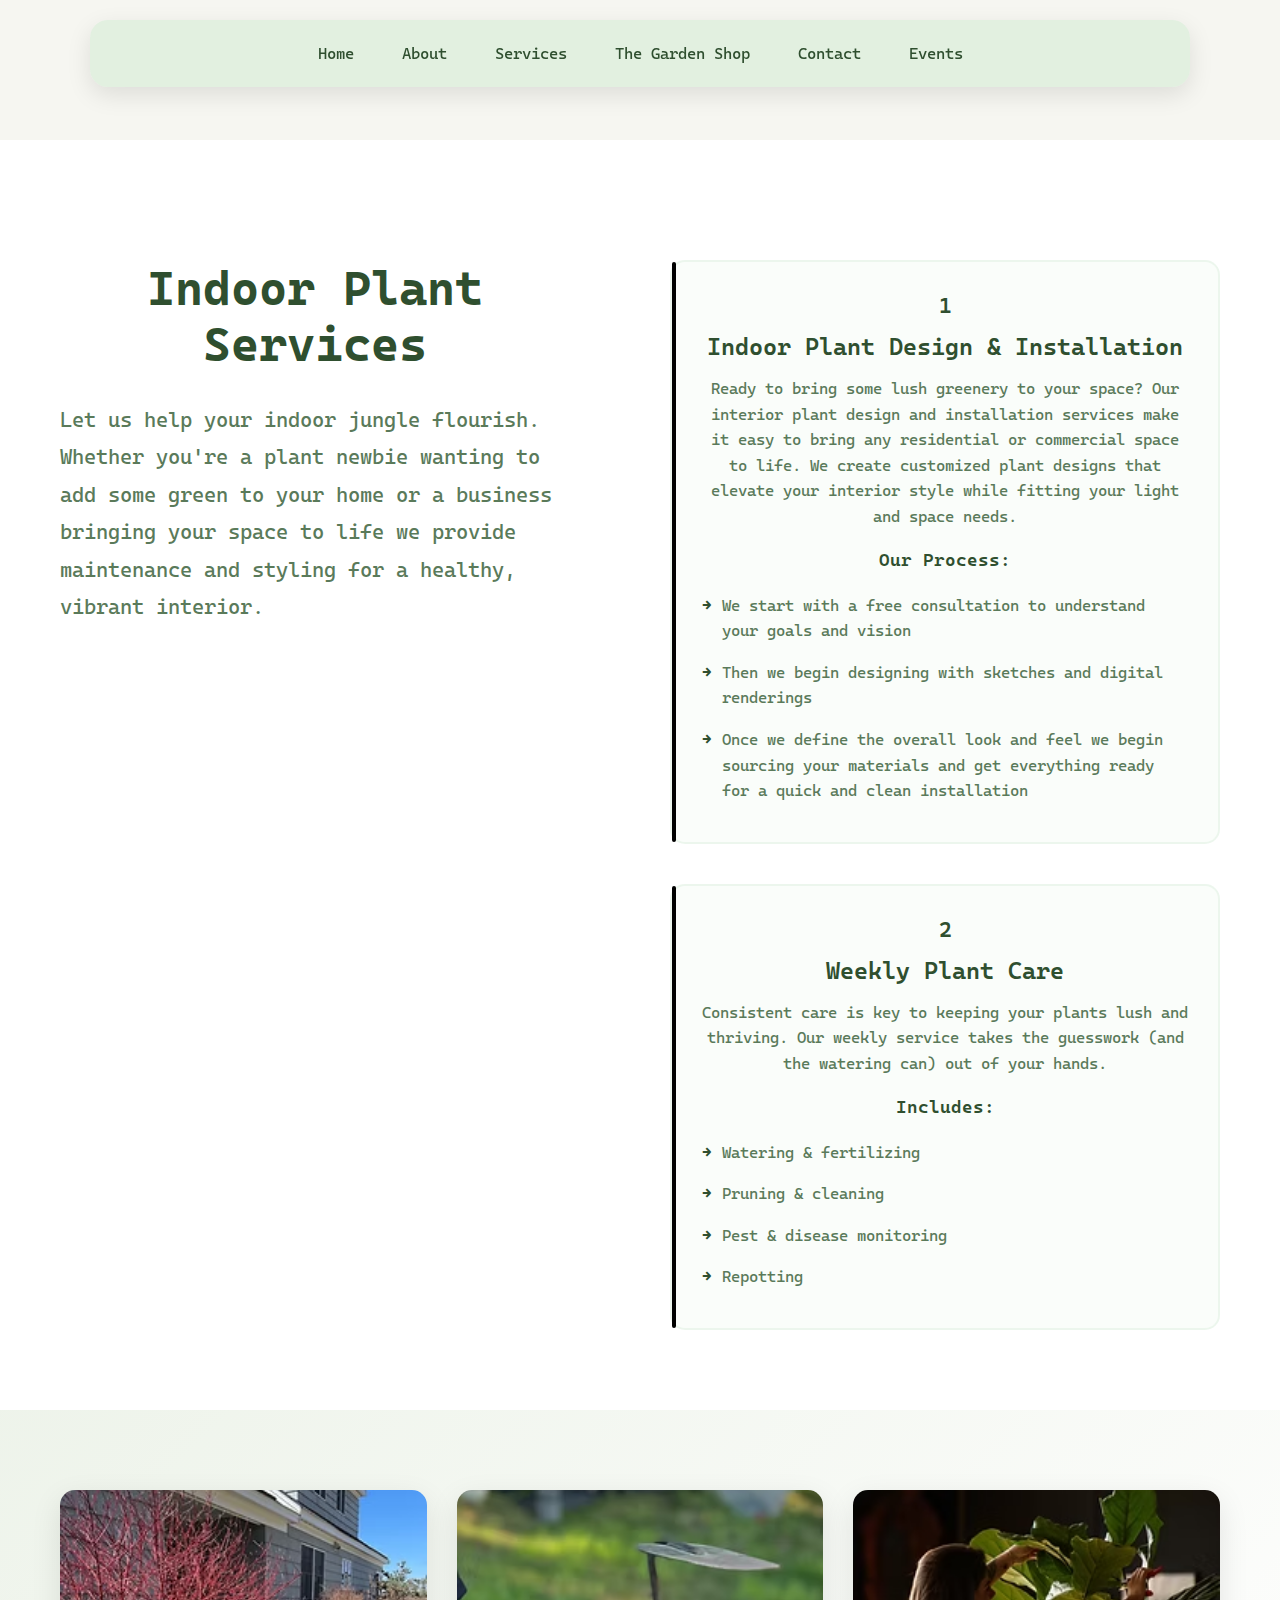
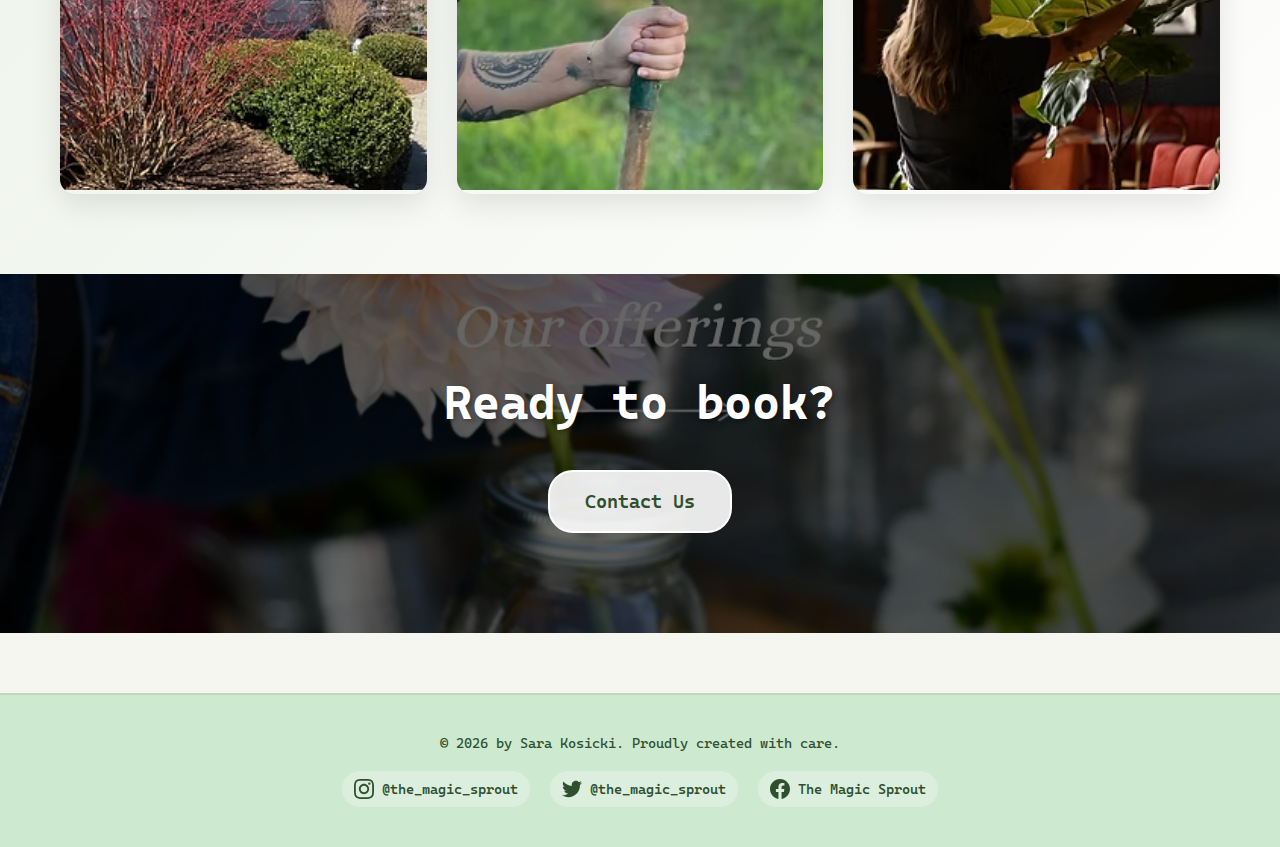
<file: interior-plant-services.html>
<!DOCTYPE html>
<html lang="en">
<head>
  <meta charset="UTF-8" />
  <meta name="viewport" content="width=device-width, initial-scale=1.0" />
  <link rel="icon" sizes="192x192" href="./assets/web_icon_tab_magic_sprout.png" type="image/png" />

  <!-- Font -->
  <link rel="preconnect" href="https://fonts.googleapis.com" />
  <link rel="preconnect" href="https://fonts.gstatic.com" crossorigin />
  <link href="https://fonts.googleapis.com/css2?family=Cascadia+Mono:ital,wght@0,200..700;1,200..700&display=swap" rel="stylesheet" />

  <!-- CSS -->
  <link rel="stylesheet" href="style.css" />
  <title>Interior Plant Services | Magic Sprout | Garden Design & Maintenance | Maine</title>
</head>

<body>

  <!-- Navbar -->
  <nav class="navbar">
    <ul>
      <li class="navbar-item"><a href="index.html">Home</a></li>
      <li class="navbar-item"><a href="about.html">About</a></li>

      <li class="navbar-item dropdown-parent">
        <a href="services.html">Services</a>
        <ul class="dropdown-menu">
          <li><a href="garden-services.html">Garden Services</a></li>
          <li><a href="interior-plant-services.html">Interior Plant Services</a></li>
          <li><a href="planter-services.html">Planter Services</a></li>
          <li><a href="holiday-decor-services.html">Holiday Decor</a></li>
        </ul>
      </li>

      <li class="navbar-item">
        <a href="garden-shop.html">The Garden Shop</a>
      </li>

      <li class="navbar-item"><a href="contact.html">Contact</a></li>
      <li class="navbar-item"><a href="events.html">Events</a></li>
    </ul>
  </nav>

  <!-- Section 1: Interior Plant Services Overview -->
  <section class="interior-overview-section">
    <div class="container">
      <div class="interior-overview-content">
        <div class="interior-overview-left">
          <h1 class="page-title">Indoor Plant Services</h1>
          <p class="interior-intro">Let us help your indoor jungle flourish. Whether you're a plant newbie wanting to add some green to your home or a business bringing your space to life we provide maintenance and styling for a healthy, vibrant interior.</p>
        </div>
        
        <div class="interior-overview-right">
          <div class="service-item">
            <h3 class="service-number">1</h3>
            <h4 class="service-title">Indoor Plant Design & Installation</h4>
            <p class="service-description">Ready to bring some lush greenery to your space? Our interior plant design and installation services make it easy to bring any residential or commercial space to life. We create customized plant designs that elevate your interior style while fitting your light and space needs.</p>
            
            <div class="process-list">
              <h5>Our Process:</h5>
              <ul>
                <li>We start with a free consultation to understand your goals and vision</li>
                <li>Then we begin designing with sketches and digital renderings</li>
                <li>Once we define the overall look and feel we begin sourcing your materials and get everything ready for a quick and clean installation</li>
              </ul>
            </div>
          </div>
          
          <div class="service-item">
            <h3 class="service-number">2</h3>
            <h4 class="service-title">Weekly Plant Care</h4>
            <p class="service-description">Consistent care is key to keeping your plants lush and thriving. Our weekly service takes the guesswork (and the watering can) out of your hands.</p>
            
            <div class="maintenance-includes">
              <h5>Includes:</h5>
              <ul>
                <li>Watering & fertilizing</li>
                <li>Pruning & cleaning</li>
                <li>Pest & disease monitoring</li>
                <li>Repotting</li>
              </ul>
            </div>
          </div>
        </div>
      </div>
    </div>
  </section>

  <!-- Section 2: Interior Plant Images -->
  <section class="interior-images-section">
    <div class="container">
      <div class="interior-images-grid">
        <div class="interior-image-item">
          <img src="./assets/design.png" alt="Interior plant design" class="interior-image">
        </div>
        <div class="interior-image-item">
          <img src="./assets/installation.png" alt="Interior plant installation" class="interior-image">
        </div>
        <div class="interior-image-item">
          <img src="./assets/maintenance.png" alt="Interior plant maintenance" class="interior-image">
        </div>
      </div>
    </div>
  </section>

  <!-- Section 3: Ready to Book -->
  <section class="book-section">
    <div class="book-background">
      <img src="./assets/flowers_count_one.jpg" alt="Beautiful flowers background" class="book-bg-image">
    </div>
    <div class="container">
      <div class="book-content">
        <h2 class="book-title">Ready to book?</h2>
        <a href="#" class="cta-button">Contact Us</a>
      </div>
    </div>
  </section>

  <!-- Footer -->
  <div class="footer">
    <div class="footer-content">
      <div class="footer-content-middle">
        <!-- <h3>Contact Us</h3> -->
        <p id="copyright">© <span id="current-year"></span> by Sara Kosicki. Proudly created with care.</p>
        <div class="social-links">
          <a href="https://www.instagram.com/the_magic_sprout/" target="_blank" class="social-link">
            <svg class="social-icon" viewBox="0 0 24 24" fill="currentColor">
              <path d="M12 2.163c3.204 0 3.584.012 4.85.07 3.252.148 4.771 1.691 4.919 4.919.058 1.265.069 1.645.069 4.849 0 3.205-.012 3.584-.069 4.849-.149 3.225-1.664 4.771-4.919 4.919-1.266.058-1.644.07-4.85.07-3.204 0-3.584-.012-4.849-.07-3.26-.149-4.771-1.699-4.919-4.92-.058-1.265-.07-1.644-.07-4.849 0-3.204.013-3.583.07-4.849.149-3.227 1.664-4.771 4.919-4.919 1.266-.057 1.645-.069 4.849-.069zm0-2.163c-3.259 0-3.667.014-4.947.072-4.358.2-6.78 2.618-6.98 6.98-.059 1.281-.073 1.689-.073 4.948 0 3.259.014 3.668.072 4.948.2 4.358 2.618 6.78 6.98 6.98 1.281.058 1.689.072 4.948.072 3.259 0 3.668-.014 4.948-.072 4.354-.2 6.782-2.618 6.979-6.98.059-1.28.073-1.689.073-4.948 0-3.259-.014-3.667-.072-4.947-.196-4.354-2.617-6.78-6.979-6.98-1.281-.059-1.69-.073-4.949-.073zm0 5.838c-3.403 0-6.162 2.759-6.162 6.162s2.759 6.163 6.162 6.163 6.162-2.759 6.162-6.163c0-3.403-2.759-6.162-6.162-6.162zm0 10.162c-2.209 0-4-1.79-4-4 0-2.209 1.791-4 4-4s4 1.791 4 4c0 2.21-1.791 4-4 4zm6.406-11.845c-.796 0-1.441.645-1.441 1.44s.645 1.44 1.441 1.44c.795 0 1.439-.645 1.439-1.44s-.644-1.44-1.439-1.44z"/>
            </svg>
            <span>@the_magic_sprout</span>
          </a>
          <a href="#" target="_blank" class="social-link">
            <svg class="social-icon" viewBox="0 0 24 24" fill="currentColor">
              <path d="M24 4.557c-.883.392-1.832.656-2.828.775 1.017-.609 1.798-1.574 2.165-2.724-.951.564-2.005.974-3.127 1.195-.897-.957-2.178-1.555-3.594-1.555-3.179 0-5.515 2.966-4.797 6.045-4.091-.205-7.719-2.165-10.148-5.144-1.29 2.213-.669 5.108 1.523 6.574-.806-.026-1.566-.247-2.229-.616-.054 2.281 1.581 4.415 3.949 4.89-.693.188-1.452.232-2.224.084.626 1.956 2.444 3.379 4.6 3.419-2.07 1.623-4.678 2.348-7.29 2.04 2.179 1.397 4.768 2.212 7.548 2.212 9.142 0 14.307-7.721 13.995-14.646.962-.695 1.797-1.562 2.457-2.549z"/>
            </svg>
            <span>@the_magic_sprout</span>
          </a>
          <a href="#" target="_blank" class="social-link">
            <svg class="social-icon" viewBox="0 0 24 24" fill="currentColor">
              <path d="M24 12.073c0-6.627-5.373-12-12-12s-12 5.373-12 12c0 5.99 4.388 10.954 10.125 11.854v-8.385H7.078v-3.47h3.047V9.43c0-3.007 1.792-4.669 4.533-4.669 1.312 0 2.686.235 2.686.235v2.953H15.83c-1.491 0-1.956.925-1.956 1.874v2.25h3.328l-.532 3.47h-2.796v8.385C19.612 23.027 24 18.062 24 12.073z"/>
            </svg>
            <span>The Magic Sprout</span>
          </a>
        </div>
      </div>
    </div>
  </div>

  <!-- JS -->
  <script src="script.js"></script>
</body>
</html>
</file>
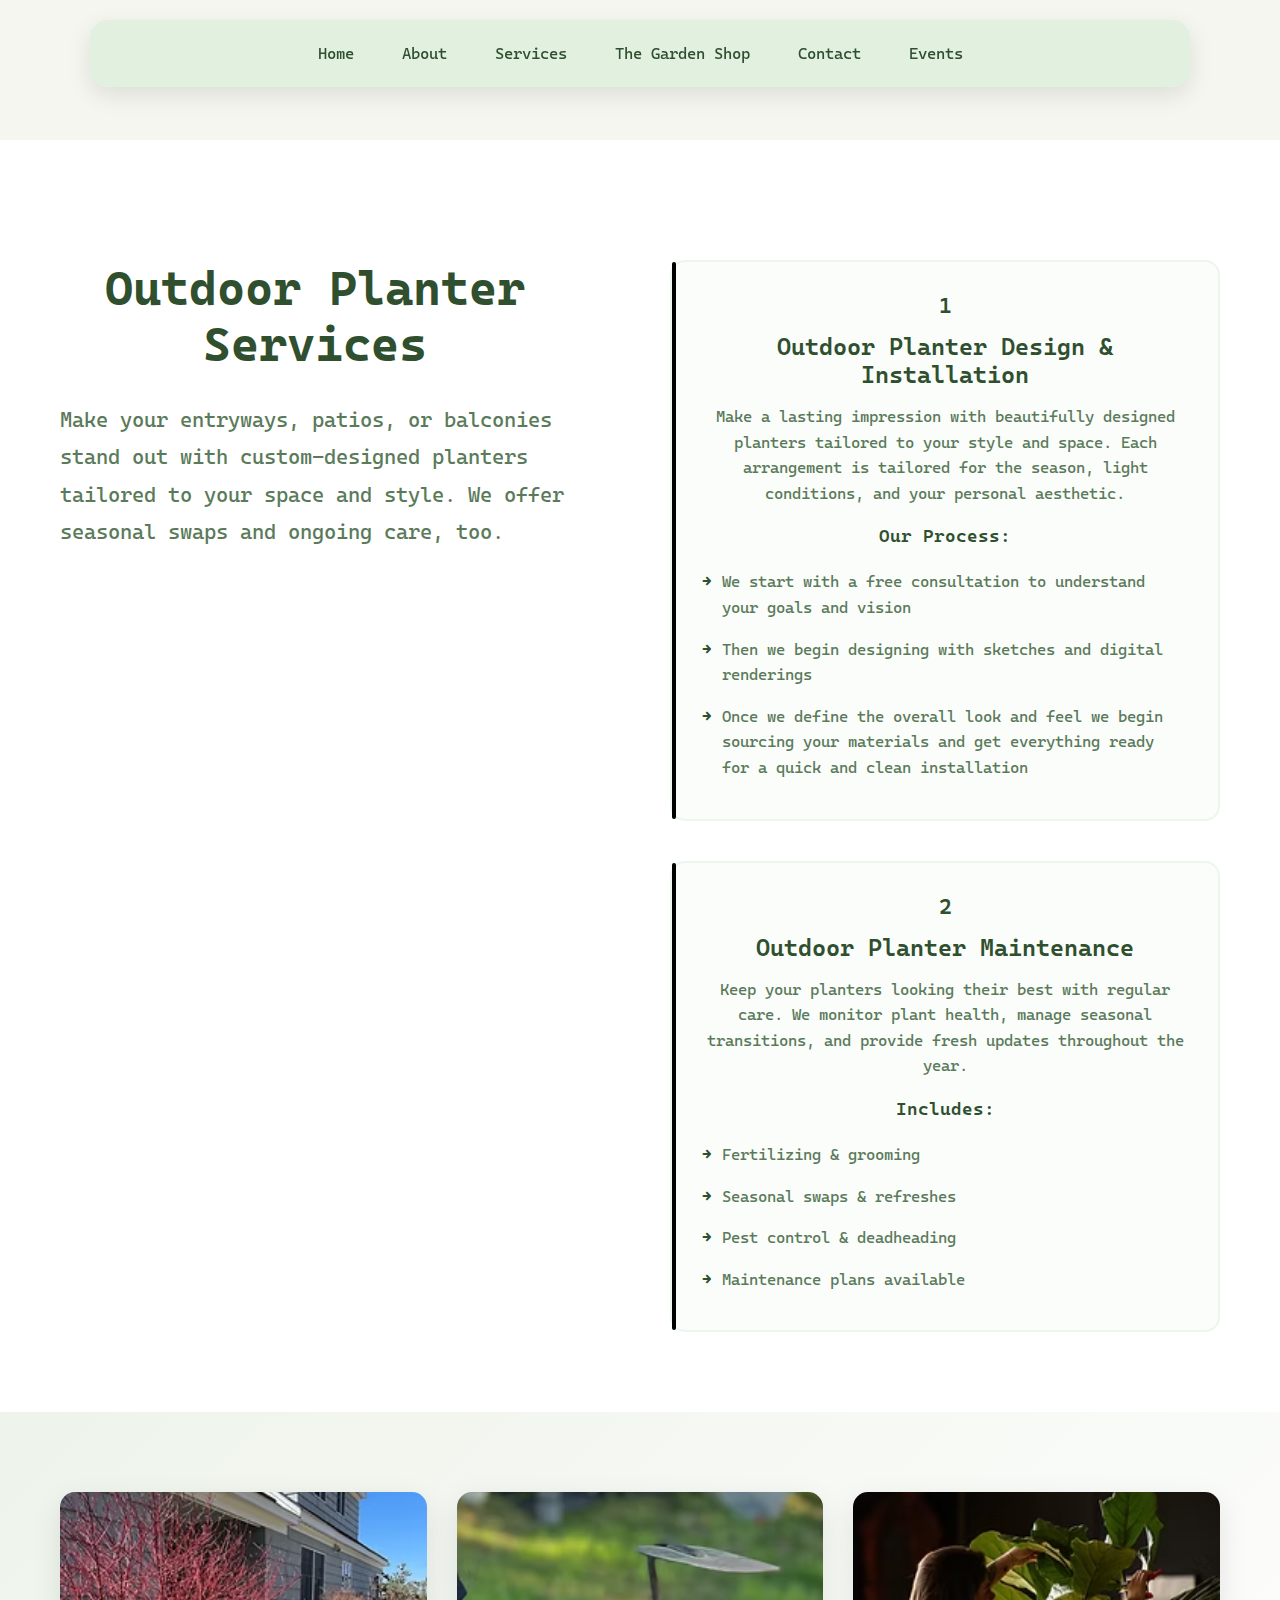
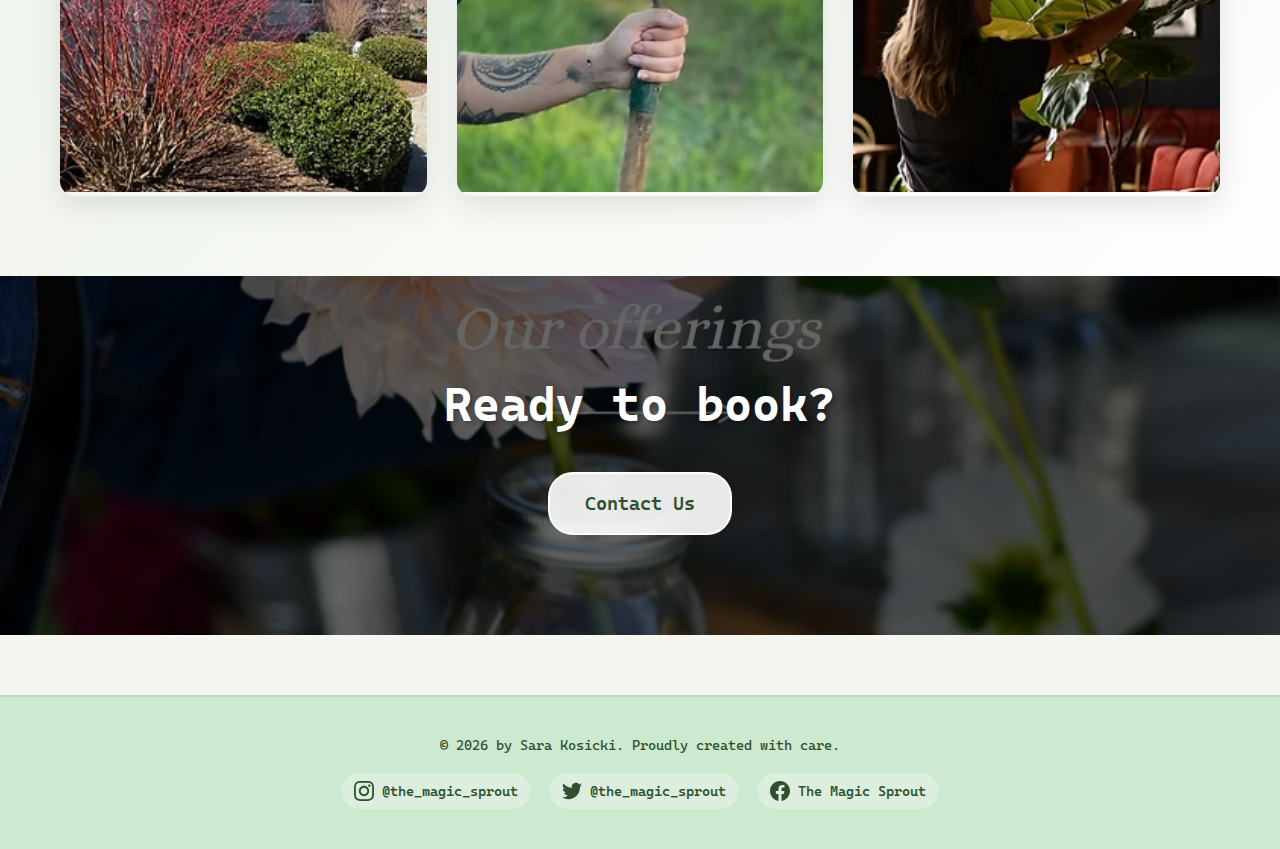
<file: planter-services.html>
<!DOCTYPE html>
<html lang="en">
<head>
  <meta charset="UTF-8" />
  <meta name="viewport" content="width=device-width, initial-scale=1.0" />
  <link rel="icon" sizes="192x192" href="./assets/web_icon_tab_magic_sprout.png" type="image/png" />

  <!-- Font -->
  <link rel="preconnect" href="https://fonts.googleapis.com" />
  <link rel="preconnect" href="https://fonts.gstatic.com" crossorigin />
  <link href="https://fonts.googleapis.com/css2?family=Cascadia+Mono:ital,wght@0,200..700;1,200..700&display=swap" rel="stylesheet" />

  <!-- CSS -->
  <link rel="stylesheet" href="style.css" />
  <title>Planter Services | Magic Sprout | Garden Design & Maintenance | Maine</title>
</head>

<body>

  <!-- Navbar -->
  <nav class="navbar">
    <ul>
      <li class="navbar-item"><a href="index.html">Home</a></li>
      <li class="navbar-item"><a href="about.html">About</a></li>

      <li class="navbar-item dropdown-parent">
        <a href="services.html">Services</a>
        <ul class="dropdown-menu">
          <li><a href="garden-services.html">Garden Services</a></li>
          <li><a href="interior-plant-services.html">Interior Plant Services</a></li>
          <li><a href="planter-services.html">Planter Services</a></li>
          <li><a href="holiday-decor-services.html">Holiday Decor</a></li>
        </ul>
      </li>

      <li class="navbar-item">
        <a href="garden-shop.html">The Garden Shop</a>
      </li>

      <li class="navbar-item"><a href="contact.html">Contact</a></li>
      <li class="navbar-item"><a href="events.html">Events</a></li>
    </ul>
  </nav>

  <!-- Section 1: Planter Services Overview -->
  <section class="planter-overview-section">
    <div class="container">
      <div class="planter-overview-content">
        <div class="planter-overview-left">
          <h1 class="page-title">Outdoor Planter Services</h1>
          <p class="planter-intro">Make your entryways, patios, or balconies stand out with custom-designed planters tailored to your space and style. We offer seasonal swaps and ongoing care, too.</p>
        </div>
        
        <div class="planter-overview-right">
          <div class="service-item">
            <h3 class="service-number">1</h3>
            <h4 class="service-title">Outdoor Planter Design & Installation</h4>
            <p class="service-description">Make a lasting impression with beautifully designed planters tailored to your style and space. Each arrangement is tailored for the season, light conditions, and your personal aesthetic.</p>
            
            <div class="process-list">
              <h5>Our Process:</h5>
              <ul>
                <li>We start with a free consultation to understand your goals and vision</li>
                <li>Then we begin designing with sketches and digital renderings</li>
                <li>Once we define the overall look and feel we begin sourcing your materials and get everything ready for a quick and clean installation</li>
              </ul>
            </div>
          </div>
          
          <div class="service-item">
            <h3 class="service-number">2</h3>
            <h4 class="service-title">Outdoor Planter Maintenance</h4>
            <p class="service-description">Keep your planters looking their best with regular care. We monitor plant health, manage seasonal transitions, and provide fresh updates throughout the year.</p>
            
            <div class="maintenance-includes">
              <h5>Includes:</h5>
              <ul>
                <li>Fertilizing & grooming</li>
                <li>Seasonal swaps & refreshes</li>
                <li>Pest control & deadheading</li>
                <li>Maintenance plans available</li>
              </ul>
            </div>
          </div>
        </div>
      </div>
    </div>
  </section>

  <!-- Section 2: Planter Images -->
  <section class="planter-images-section">
    <div class="container">
      <div class="planter-images-grid">
        <div class="planter-image-item">
          <img src="./assets/design.png" alt="Planter design" class="planter-image">
        </div>
        <div class="planter-image-item">
          <img src="./assets/installation.png" alt="Planter installation" class="planter-image">
        </div>
        <div class="planter-image-item">
          <img src="./assets/maintenance.png" alt="Planter maintenance" class="planter-image">
        </div>
      </div>
    </div>
  </section>

  <!-- Section 3: Ready to Book -->
  <section class="book-section">
    <div class="book-background">
      <img src="./assets/flowers_count_one.jpg" alt="Beautiful flowers background" class="book-bg-image">
    </div>
    <div class="container">
      <div class="book-content">
        <h2 class="book-title">Ready to book?</h2>
        <a href="#" class="cta-button">Contact Us</a>
      </div>
    </div>
  </section>

  <!-- Footer -->
  <div class="footer">
    <div class="footer-content">
      <div class="footer-content-middle">
        <!-- <h3>Contact Us</h3> -->
        <p id="copyright">© <span id="current-year"></span> by Sara Kosicki. Proudly created with care.</p>
        <div class="social-links">
          <a href="https://www.instagram.com/the_magic_sprout/" target="_blank" class="social-link">
            <svg class="social-icon" viewBox="0 0 24 24" fill="currentColor">
              <path d="M12 2.163c3.204 0 3.584.012 4.85.07 3.252.148 4.771 1.691 4.919 4.919.058 1.265.069 1.645.069 4.849 0 3.205-.012 3.584-.069 4.849-.149 3.225-1.664 4.771-4.919 4.919-1.266.058-1.644.07-4.85.07-3.204 0-3.584-.012-4.849-.07-3.26-.149-4.771-1.699-4.919-4.92-.058-1.265-.07-1.644-.07-4.849 0-3.204.013-3.583.07-4.849.149-3.227 1.664-4.771 4.919-4.919 1.266-.057 1.645-.069 4.849-.069zm0-2.163c-3.259 0-3.667.014-4.947.072-4.358.2-6.78 2.618-6.98 6.98-.059 1.281-.073 1.689-.073 4.948 0 3.259.014 3.668.072 4.948.2 4.358 2.618 6.78 6.98 6.98 1.281.058 1.689.072 4.948.072 3.259 0 3.668-.014 4.948-.072 4.354-.2 6.782-2.618 6.979-6.98.059-1.28.073-1.689.073-4.948 0-3.259-.014-3.667-.072-4.947-.196-4.354-2.617-6.78-6.979-6.98-1.281-.059-1.69-.073-4.949-.073zm0 5.838c-3.403 0-6.162 2.759-6.162 6.162s2.759 6.163 6.162 6.163 6.162-2.759 6.162-6.163c0-3.403-2.759-6.162-6.162-6.162zm0 10.162c-2.209 0-4-1.79-4-4 0-2.209 1.791-4 4-4s4 1.791 4 4c0 2.21-1.791 4-4 4zm6.406-11.845c-.796 0-1.441.645-1.441 1.44s.645 1.44 1.441 1.44c.795 0 1.439-.645 1.439-1.44s-.644-1.44-1.439-1.44z"/>
            </svg>
            <span>@the_magic_sprout</span>
          </a>
          <a href="#" target="_blank" class="social-link">
            <svg class="social-icon" viewBox="0 0 24 24" fill="currentColor">
              <path d="M24 4.557c-.883.392-1.832.656-2.828.775 1.017-.609 1.798-1.574 2.165-2.724-.951.564-2.005.974-3.127 1.195-.897-.957-2.178-1.555-3.594-1.555-3.179 0-5.515 2.966-4.797 6.045-4.091-.205-7.719-2.165-10.148-5.144-1.29 2.213-.669 5.108 1.523 6.574-.806-.026-1.566-.247-2.229-.616-.054 2.281 1.581 4.415 3.949 4.89-.693.188-1.452.232-2.224.084.626 1.956 2.444 3.379 4.6 3.419-2.07 1.623-4.678 2.348-7.29 2.04 2.179 1.397 4.768 2.212 7.548 2.212 9.142 0 14.307-7.721 13.995-14.646.962-.695 1.797-1.562 2.457-2.549z"/>
            </svg>
            <span>@the_magic_sprout</span>
          </a>
          <a href="#" target="_blank" class="social-link">
            <svg class="social-icon" viewBox="0 0 24 24" fill="currentColor">
              <path d="M24 12.073c0-6.627-5.373-12-12-12s-12 5.373-12 12c0 5.99 4.388 10.954 10.125 11.854v-8.385H7.078v-3.47h3.047V9.43c0-3.007 1.792-4.669 4.533-4.669 1.312 0 2.686.235 2.686.235v2.953H15.83c-1.491 0-1.956.925-1.956 1.874v2.25h3.328l-.532 3.47h-2.796v8.385C19.612 23.027 24 18.062 24 12.073z"/>
            </svg>
            <span>The Magic Sprout</span>
          </a>
        </div>
      </div>
    </div>
  </div>

  <!-- JS -->
  <script src="script.js"></script>
</body>
</html>
</file>
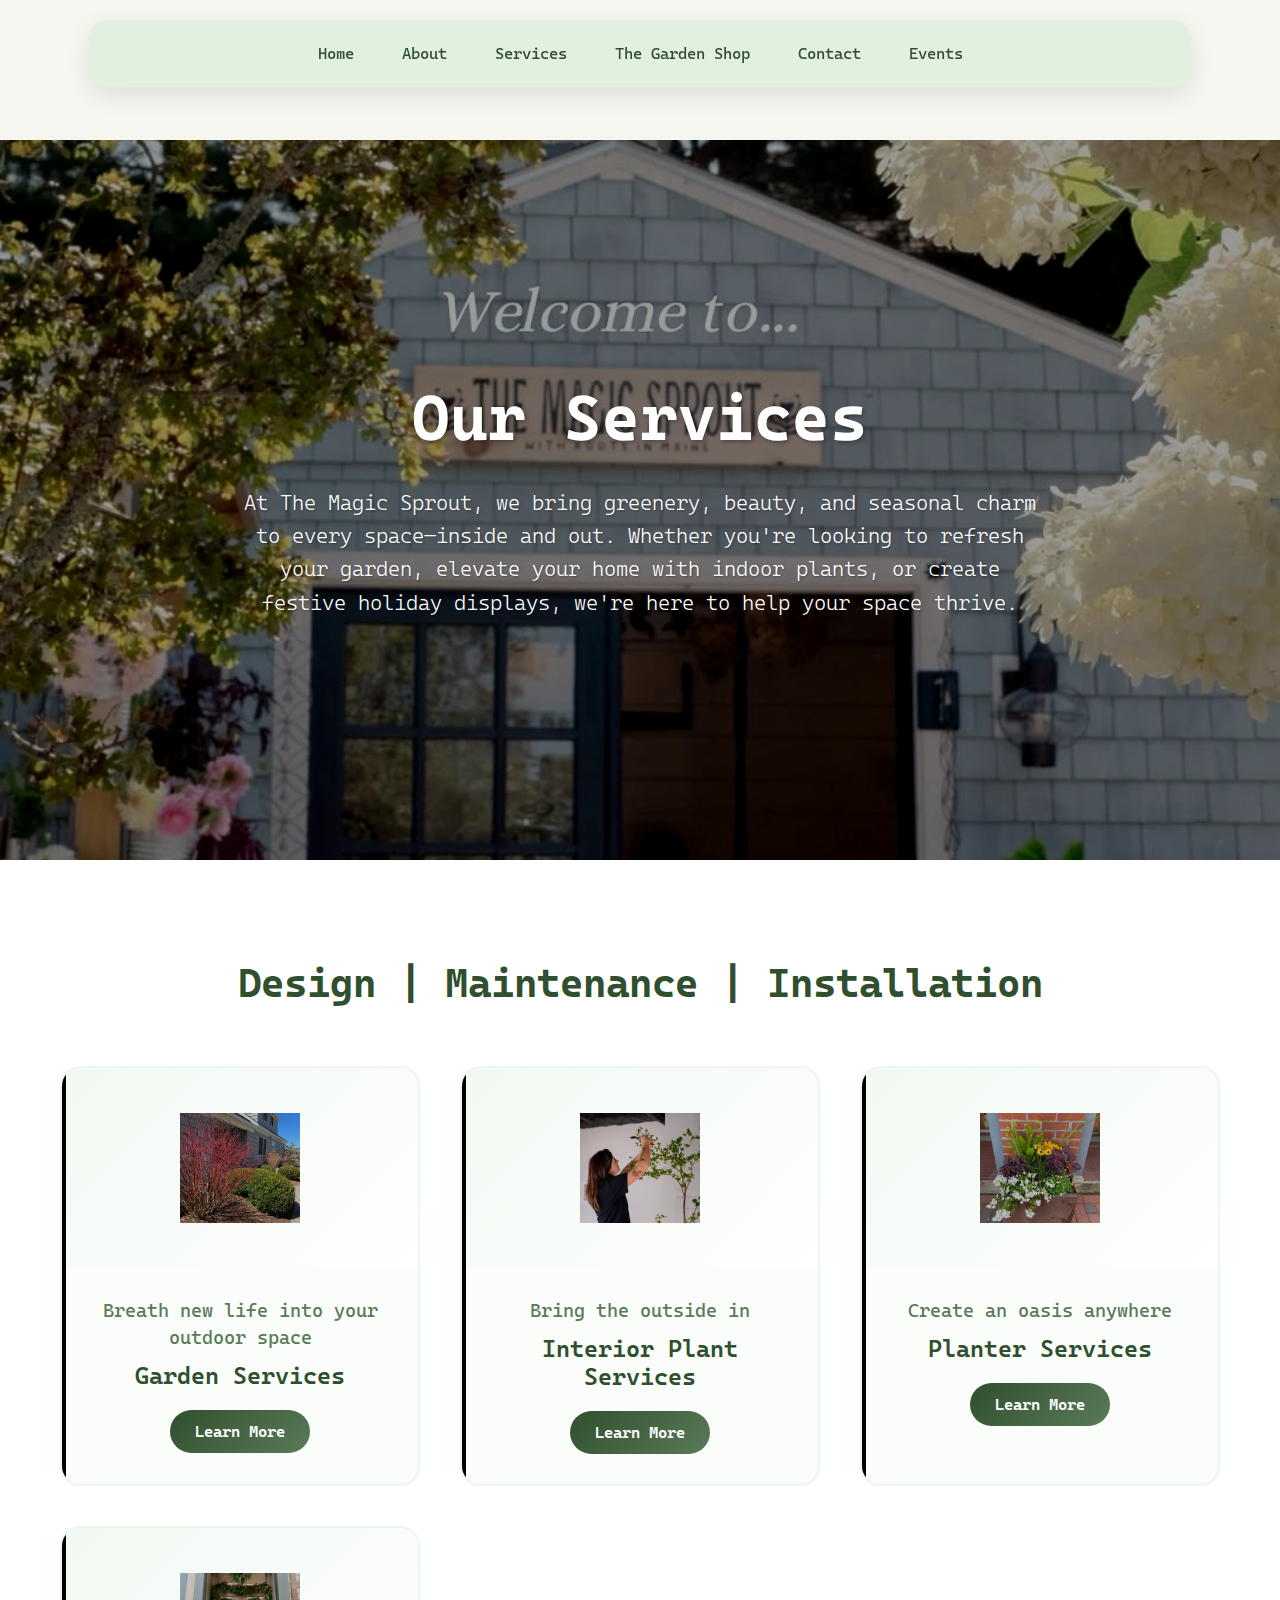
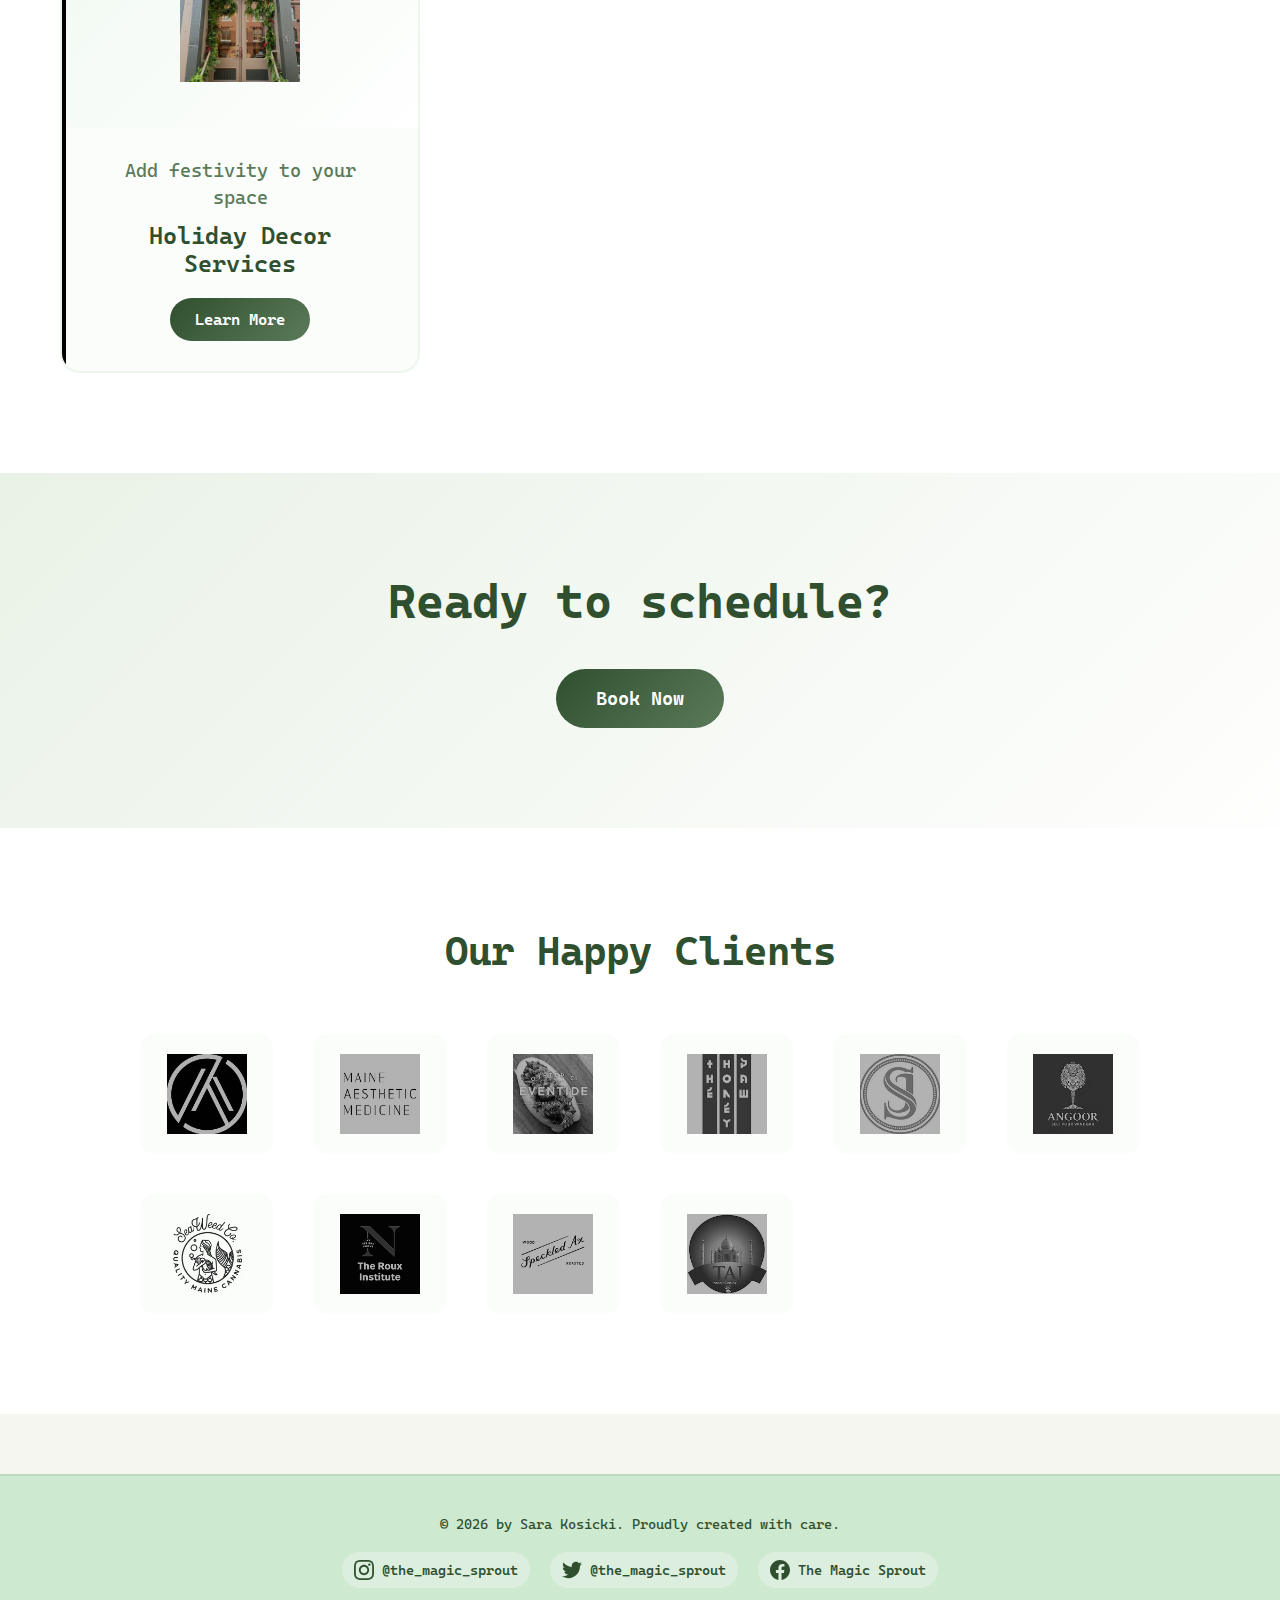
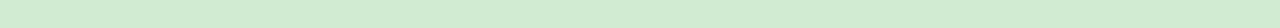
<file: services.html>
<!DOCTYPE html>
<html lang="en">
<head>
  <meta charset="UTF-8" />
  <meta name="viewport" content="width=device-width, initial-scale=1.0" />
  <link rel="icon" sizes="192x192" href="./assets/web_icon_tab_magic_sprout.png" type="image/png" />

  <!-- Font -->
  <link rel="preconnect" href="https://fonts.googleapis.com" />
  <link rel="preconnect" href="https://fonts.gstatic.com" crossorigin />
  <link href="https://fonts.googleapis.com/css2?family=Cascadia+Mono:ital,wght@0,200..700;1,200..700&display=swap" rel="stylesheet" />

  <!-- CSS -->
  <link rel="stylesheet" href="style.css" />
  <title>Our Services | Magic Sprout | Garden Design & Maintenance | Maine</title>
</head>

<body>

  <!-- Navbar -->
  <nav class="navbar">
    <ul>
      <li class="navbar-item"><a href="index.html">Home</a></li>
      <li class="navbar-item"><a href="about.html">About</a></li>

      <li class="navbar-item dropdown-parent">
        <a href="services.html">Services</a>
        <ul class="dropdown-menu">
          <li><a href="garden-services.html">Garden Services</a></li>
          <li><a href="interior-plant-services.html">Interior Plant Services</a></li>
          <li><a href="planter-services.html">Planter Services</a></li>
          <li><a href="holiday-decor-services.html">Holiday Decor</a></li>
        </ul>
      </li>

      <li class="navbar-item">
        <a href="garden-shop.html">The Garden Shop</a>
      </li>

      <li class="navbar-item"><a href="contact.html">Contact</a></li>
      <li class="navbar-item"><a href="events.html">Events</a></li>
    </ul>
  </nav>

  <!-- Section 1: Hero Section -->
  <section class="services-hero-section">
    <div class="services-hero-background">
      <img src="./assets/entrance.jpeg" alt="Shop entrance background" class="services-hero-bg-image">
    </div>
    <div class="services-hero-content">
      <h1 class="services-hero-title">Our Services</h1>
      <p class="services-hero-description">At The Magic Sprout, we bring greenery, beauty, and seasonal charm to every space—inside and out. Whether you're looking to refresh your garden, elevate your home with indoor plants, or create festive holiday displays, we're here to help your space thrive.</p>
    </div>
  </section>

  <!-- Section 2: Services Grid -->
  <section class="services-overview-section">
    <div class="container">
      <h2 class="services-overview-title">Design | Maintenance | Installation</h2>
      <div class="services-overview-grid">
        <div class="service-overview-card">
          <div class="service-overview-image">
            <img src="./assets/serv1.png" alt="Garden Services" class="service-overview-img">
          </div>
          <div class="service-overview-content">
            <h3>Breath new life into your outdoor space</h3>
            <h4>Garden Services</h4>
            <a href="garden-services.html" class="service-overview-btn">Learn More</a>
          </div>
        </div>

        <div class="service-overview-card">
          <div class="service-overview-image">
            <img src="./assets/serv2.png" alt="Interior Plant Services" class="service-overview-img">
          </div>
          <div class="service-overview-content">
            <h3>Bring the outside in</h3>
            <h4>Interior Plant Services</h4>
            <a href="interior-plant-services.html" class="service-overview-btn">Learn More</a>
          </div>
        </div>

        <div class="service-overview-card">
          <div class="service-overview-image">
            <img src="./assets/ser3.png" alt="Planter Services" class="service-overview-img">
          </div>
          <div class="service-overview-content">
            <h3>Create an oasis anywhere</h3>
            <h4>Planter Services</h4>
            <a href="planter-services.html" class="service-overview-btn">Learn More</a>
          </div>
        </div>

        <div class="service-overview-card">
          <div class="service-overview-image">
            <img src="./assets/serv4.png" alt="Holiday Decor Services" class="service-overview-img">
          </div>
          <div class="service-overview-content">
            <h3>Add festivity to your space</h3>
            <h4>Holiday Decor Services</h4>
            <a href="holiday-decor-services.html" class="service-overview-btn">Learn More</a>
          </div>
        </div>
      </div>
    </div>
  </section>

  <!-- Section 3: Booking Section -->
  <section class="booking-section">
    <div class="container">
      <div class="booking-content">
        <h2 class="booking-title">Ready to schedule?</h2>
        <a href="contact.html" class="booking-btn">Book Now</a>
      </div>
    </div>
  </section>

  <!-- Section 4: Happy Clients -->
  <section class="clients-section">
    <div class="container">
      <h2 class="clients-title">Our Happy Clients</h2>
      <div class="clients-grid">
        <div class="client-item">
          <img src="./assets/apres.png" alt="Apres" class="client-logo">
        </div>
        <div class="client-item">
          <img src="./assets/maine_aes.png" alt="Aesthetic" class="client-logo">
        </div>
        <div class="client-item">
          <img src="./assets/eventide.png" alt="Eventide" class="client-logo">
        </div>
        <!-- <div class="client-item">
          <img src="./assets/roux.png" alt="Roux" class="client-logo">
        </div> -->
        <div class="client-item">
          <img src="./assets/honey_paw.png" alt="Honey Paw" class="client-logo">
        </div>
        <div class="client-item">
          <img src="./assets/sj.png" alt="SJ" class="client-logo">
        </div>
        <div class="client-item">
          <img src="./assets/angoor.png" alt="Angoor" class="client-logo">
        </div>
        <div class="client-item">
          <img src="./assets/seaweed.png" alt="Seaweed" class="client-logo">
        </div>
        <div class="client-item">
          <img src="./assets/roux.png" alt="Roux" class="client-logo">
        </div>
        <div class="client-item">
          <img src="./assets/speckled axe.png" alt="Speckled Axe" class="client-logo">
        </div>
        <div class="client-item">
          <img src="./assets/taj.png" alt="Taj" class="client-logo">
        </div>
      </div>
    </div>
  </section>

  <!-- Footer -->
  <div class="footer">
    <div class="footer-content">
      <div class="footer-content-middle">
        <p id="copyright">© <span id="current-year"></span> by Sara Kosicki. Proudly created with care.</p>
        <div class="social-links">
          <a href="https://www.instagram.com/the_magic_sprout/" target="_blank" class="social-link">
            <svg class="social-icon" viewBox="0 0 24 24" fill="currentColor">
              <path d="M12 2.163c3.204 0 3.584.012 4.85.07 3.252.148 4.771 1.691 4.919 4.919.058 1.265.069 1.645.069 4.849 0 3.205-.012 3.584-.069 4.849-.149 3.225-1.664 4.771-4.919 4.919-1.266.058-1.644.07-4.85.07-3.204 0-3.584-.012-4.849-.07-3.26-.149-4.771-1.699-4.919-4.92-.058-1.265-.07-1.644-.07-4.849 0-3.204.013-3.583.07-4.849.149-3.227 1.664-4.771 4.919-4.919 1.266-.057 1.645-.069 4.849-.069zm0-2.163c-3.259 0-3.667.014-4.947.072-4.358.2-6.78 2.618-6.98 6.98-.059 1.281-.073 1.689-.073 4.948 0 3.259.014 3.668.072 4.948.2 4.358 2.618 6.78 6.98 6.98 1.281.058 1.689.072 4.948.072 3.259 0 3.668-.014 4.948-.072 4.354-.2 6.782-2.618 6.979-6.98.059-1.28.073-1.689.073-4.948 0-3.259-.014-3.667-.072-4.947-.196-4.354-2.617-6.78-6.979-6.98-1.281-.059-1.69-.073-4.949-.073zm0 5.838c-3.403 0-6.162 2.759-6.162 6.162s2.759 6.163 6.162 6.163 6.162-2.759 6.162-6.163c0-3.403-2.759-6.162-6.162-6.162zm0 10.162c-2.209 0-4-1.79-4-4 0-2.209 1.791-4 4-4s4 1.791 4 4c0 2.21-1.791 4-4 4zm6.406-11.845c-.796 0-1.441.645-1.441 1.44s.645 1.44 1.441 1.44c.795 0 1.439-.645 1.439-1.44s-.644-1.44-1.439-1.44z"/>
            </svg>
            <span>@the_magic_sprout</span>
          </a>
          <a href="#" target="_blank" class="social-link">
            <svg class="social-icon" viewBox="0 0 24 24" fill="currentColor">
              <path d="M24 4.557c-.883.392-1.832.656-2.828.775 1.017-.609 1.798-1.574 2.165-2.724-.951.564-2.005.974-3.127 1.195-.897-.957-2.178-1.555-3.594-1.555-3.179 0-5.515 2.966-4.797 6.045-4.091-.205-7.719-2.165-10.148-5.144-1.29 2.213-.669 5.108 1.523 6.574-.806-.026-1.566-.247-2.229-.616-.054 2.281 1.581 4.415 3.949 4.89-.693.188-1.452.232-2.224.084.626 1.956 2.444 3.379 4.6 3.419-2.07 1.623-4.678 2.348-7.29 2.04 2.179 1.397 4.768 2.212 7.548 2.212 9.142 0 14.307-7.721 13.995-14.646.962-.695 1.797-1.562 2.457-2.549z"/>
            </svg>
            <span>@the_magic_sprout</span>
          </a>
          <a href="#" target="_blank" class="social-link">
            <svg class="social-icon" viewBox="0 0 24 24" fill="currentColor">
              <path d="M24 12.073c0-6.627-5.373-12-12-12s-12 5.373-12 12c0 5.99 4.388 10.954 10.125 11.854v-8.385H7.078v-3.47h3.047V9.43c0-3.007 1.792-4.669 4.533-4.669 1.312 0 2.686.235 2.686.235v2.953H15.83c-1.491 0-1.956.925-1.956 1.874v2.25h3.328l-.532 3.47h-2.796v8.385C19.612 23.027 24 18.062 24 12.073z"/>
            </svg>
            <span>The Magic Sprout</span>
          </a>
        </div>
      </div>
    </div>
  </div>

  <!-- JS -->
  <script src="script.js"></script>
</body>
</html>
</file>
<file: style.css>
/* Reset & Typography */
* {
  margin: 0;
  padding: 0;
  box-sizing: border-box;
}

body {
  font-family: 'Cascadia Mono', monospace;
  background-color: #f6f6f1; /* soft creamy background */
  color: #2f4f2f;
  padding-top: 140px; /* to avoid content being hidden behind fixed nav */
}

/* ========== NAVBAR STYLES ========== */
.navbar {
  position: fixed;
  top: 20px;
  left: 50%;
  transform: translateX(-50%);
  width: 90%;
  max-width: 1100px;
  background: rgba(205, 233, 208, 0.5); /* creamy skin-green glass effect */
  backdrop-filter: blur(12px);
  -webkit-backdrop-filter: blur(12px);
  border-radius: 18px;
  box-shadow: 0 8px 24px rgba(0, 0, 0, 0.1);
  z-index: 1000;
  padding: 24px 20px;
}

.navbar ul {
  list-style: none;
  display: flex;
  justify-content: center;
  align-items: center;
  gap: 40px;
}

/* Nav Links */
.navbar-item a {
  text-decoration: none;
  color: #2f4f2f;
  font-size: 1rem;
  padding: 16px 4px;
  position: relative;
  transition: color 0.3s ease;
}

/* Smooth Underline Hover */
.navbar-item a::after {
  content: "";
  position: absolute;
  left: 0;
  bottom: -4px;
  width: 0%;
  height: 2px;
  background-color: #2f4f2f;
  transition: width 0.4s ease;
}

.navbar-item a:hover::after {
  width: 100%;
}

/* ========== DROPDOWN ========== */
.dropdown-parent {
  position: relative;
}

.dropdown-menu {
  position: absolute;
  top: 100%;
  left: 0;
  background: rgba(255, 255, 255, 0.95);
  border-radius: 12px;
  box-shadow: 0 6px 16px rgba(0, 0, 0, 0.1);
  display: none;
  min-width: 200px;
  padding: 10px 0;
  z-index: 1001;
  pointer-events: auto;
  opacity: 0;
  visibility: hidden;
  transition: opacity 0.2s ease, visibility 0.2s ease;
}

.dropdown-menu li {
  padding: 8px 20px;
}

.dropdown-menu li a {
  color: #2f4f2f;
  text-decoration: none;
  display: block;
  transition: background-color 0.2s ease;
}

.dropdown-menu li a:hover {
  background-color: rgba(205, 233, 208, 0.3);
  border-radius: 6px;
}

/* Show dropdown ONLY on hover */
.dropdown-parent:hover .dropdown-menu {
  display: block;
  opacity: 1;
  visibility: visible;
}

/* Ensure dropdown is hidden when not hovering */
.dropdown-parent:not(:hover) .dropdown-menu {
  display: none;
  opacity: 0;
  visibility: hidden;
}

/* ========== CONTAINER ========== */
.container {
  max-width: 1200px;
  margin: 0 auto;
  padding: 0 20px;
}

/* ========== HERO SECTION ========== */
.hero-section {
  min-height: 80vh;
  display: flex;
  align-items: center;
  justify-content: center;
  text-align: center;
  position: relative;
  padding: 120px 20px 80px;
  overflow: hidden;
}

.hero-background {
  position: absolute;
  top: 0;
  left: 0;
  width: 100%;
  height: 100%;
  z-index: 0;
}

.hero-bg-image {
  width: 100%;
  height: 100%;
  object-fit: cover;
  filter: brightness(0.7) contrast(1.1);
}

.hero-content {
  max-width: 800px;
  position: relative;
  z-index: 1;
}



.hero-title {
  font-size: 4rem;
  font-weight: 700;
  color: #2f4f2f;
  margin-bottom: 20px;
  line-height: 1.2;
}

.hero-tagline {
  font-size: 1.5rem;
  color: #5a7a5a;
  margin-bottom: 40px;
  font-weight: 300;
}

/* ========== CTA BUTTON ========== */
.cta-button {
  background: linear-gradient(135deg, #2f4f2f 0%, #5a7a5a 100%);
  color: white;
  border: none;
  padding: 15px 30px;
  border-radius: 25px;
  font-size: 1.1rem;
  font-weight: 600;
  cursor: pointer;
  transition: all 0.3s ease;
  text-decoration: none;
  display: inline-block;
  font-family: 'Cascadia Mono', monospace;
}

.cta-button:hover {
  transform: translateY(-2px);
  box-shadow: 0 8px 25px rgba(47, 79, 47, 0.3);
}

/* ========== SECTION TITLES ========== */
.section-title {
  font-size: 2.5rem;
  font-weight: 700;
  color: #2f4f2f;
  text-align: center;
  margin-bottom: 30px;
}

/* ========== SERVICES SECTION ========== */
.services-section {
  padding: 100px 0;
  background-color: white;
  position: relative;
  overflow: hidden;
}

.background-image-container {
  position: absolute;
  top: 0;
  left: 0;
  width: 100%;
  height: 100%;
  z-index: 0;
}

.background-image {
  width: 100%;
  height: 100%;
  object-fit: cover;
  opacity: 0.1;
}

.services-section .container {
  position: relative;
  z-index: 1;
}

.services-intro {
  max-width: 800px;
  margin: 0 auto 60px;
  text-align: center;
}

.services-intro p {
  font-size: 1.2rem;
  line-height: 1.8;
  color: #5a7a5a;
  margin-bottom: 20px;
}

.services-subtitle {
  font-size: 1.1rem;
  font-weight: 600;
  color: #2f4f2f;
}

.services-grid {
  display: grid;
  grid-template-columns: repeat(auto-fit, minmax(300px, 1fr));
  gap: 40px;
  margin-top: 60px;
}

.service-card {
  background: white;
  border-radius: 20px;
  padding: 30px;
  text-align: center;
  box-shadow: 0 10px 30px rgba(0, 0, 0, 0.1);
  transition: transform 0.3s ease;
}

.service-card:hover {
  transform: translateY(-5px);
}

.service-image {
  width: 100%;
  height: 200px;
  object-fit: cover;
  border-radius: 15px;
  margin-bottom: 20px;
  box-shadow: 0 4px 15px rgba(0, 0, 0, 0.1);
}

.service-card h3 {
  font-size: 1.5rem;
  color: #2f4f2f;
  margin-bottom: 15px;
}

.service-card p {
  color: #5a7a5a;
  margin-bottom: 20px;
  line-height: 1.6;
}

.service-link {
  color: #2f4f2f;
  text-decoration: none;
  font-weight: 600;
  border-bottom: 2px solid #cde9d0;
  transition: border-color 0.3s ease;
}

.service-link:hover {
  border-bottom-color: #2f4f2f;
}

/* ========== PASSION SECTION ========== */
.passion-section {
  padding: 100px 0;
  background: linear-gradient(135deg, rgba(205, 233, 208, 0.2) 0%, rgba(255, 255, 255, 0.9) 100%);
}

.passion-content {
  display: grid;
  grid-template-columns: 1fr 1fr;
  gap: 60px;
  align-items: center;
}

.passion-image .founder-image {
  width: 100%;
  height: 400px;
  object-fit: cover;
  border-radius: 20px;
  box-shadow: 0 10px 30px rgba(0, 0, 0, 0.1);
}

.passion-text .section-title {
  text-align: left;
  margin-bottom: 30px;
}

.passion-text p {
  font-size: 1.1rem;
  line-height: 1.8;
  color: #5a7a5a;
  margin-bottom: 20px;
}

/* ========== TESTIMONIAL SECTION ========== */
.testimonial-section {
  padding: 100px 0;
  background-color: white;
  text-align: center;
}

.testimonial-content {
  max-width: 800px;
  margin: 0 auto;
}

.testimonial-quote {
  font-size: 1.8rem;
  font-style: italic;
  color: #2f4f2f;
  margin-bottom: 30px;
  line-height: 1.6;
  position: relative;
}

.testimonial-quote::before {
  content: '"';
  font-size: 4rem;
  color: #cde9d0;
  position: absolute;
  top: -20px;
  left: -30px;
}

.testimonial-author {
  display: block;
  font-size: 1.1rem;
  color: #5a7a5a;
  font-weight: 600;
  margin-bottom: 40px;
}

/* ========== SHOP SECTION ========== */
.shop-section {
  padding: 100px 0;
  background: linear-gradient(135deg, rgba(205, 233, 208, 0.3) 0%, rgba(255, 255, 255, 0.8) 100%);
}

.shop-content {
  display: grid;
  grid-template-columns: 1fr 1fr;
  gap: 60px;
  align-items: center;
}

.shop-text {
  text-align: left;
}

.shop-text .section-title {
  text-align: left;
  margin-bottom: 30px;
}

.shop-image .entrance-image {
  width: 100%;
  height: 400px;
  object-fit: cover;
  border-radius: 20px;
  box-shadow: 0 10px 30px rgba(0, 0, 0, 0.1);
}

.shop-address {
  font-size: 1.3rem;
  color: #2f4f2f;
  font-weight: 600;
  margin-bottom: 15px;
}

.shop-description {
  font-size: 1.1rem;
  color: #5a7a5a;
  margin-bottom: 40px;
  max-width: 600px;
  margin-left: auto;
  margin-right: auto;
}

/* ========== EMAIL SECTION ========== */
.email-section {
  padding: 100px 0;
  background-color: white;
  text-align: center;
}

.email-description {
  font-size: 1.2rem;
  color: #5a7a5a;
  margin-bottom: 40px;
  max-width: 600px;
  margin-left: auto;
  margin-right: auto;
}

.email-form {
  display: flex;
  max-width: 500px;
  margin: 0 auto;
  gap: 15px;
  flex-wrap: wrap;
  justify-content: center;
}

.email-form input[type="email"] {
  flex: 1;
  min-width: 250px;
  padding: 15px 20px;
  border: 2px solid #cde9d0;
  border-radius: 25px;
  font-size: 1rem;
  font-family: 'Cascadia Mono', monospace;
  outline: none;
  transition: border-color 0.3s ease;
}

.email-form input[type="email"]:focus {
  border-color: #2f4f2f;
}

.email-form .cta-button {
  padding: 15px 25px;
}

/* ========== RESPONSIVE DESIGN ========== */
@media (max-width: 768px) {
  .hero-title {
    font-size: 2.5rem;
  }
  
  .hero-tagline {
    font-size: 1.2rem;
  }
  
  .section-title {
    font-size: 2rem;
  }
  
  .passion-content {
    grid-template-columns: 1fr;
    gap: 40px;
  }
  
  .shop-content {
    grid-template-columns: 1fr;
    gap: 40px;
  }
  
  .shop-text {
    text-align: center;
  }
  
  .shop-text .section-title {
    text-align: center;
  }
  
  .services-grid {
    grid-template-columns: 1fr;
  }
  
  .email-form {
    flex-direction: column;
    align-items: center;
  }
  
  .email-form input[type="email"] {
    min-width: 100%;
  }
}

/* ========== FOOTER ========== */
.footer {
  margin-top: 60px;
  background-color: #cde9d0;
  padding: 40px 20px;
  text-align: center;
  font-size: 0.9rem;
  border-top: 2px solid #2f4f2f1a;
}

.footer h3 {
  margin-bottom: 15px;
  color: #2f4f2f;
}

.footer p {
  margin-bottom: 20px;
  color: #2f4f2f;
}

.social-links {
  display: flex;
  justify-content: center;
  gap: 20px;
  margin-top: 20px;
  flex-wrap: wrap;
}

.social-link {
  display: flex;
  align-items: center;
  gap: 8px;
  color: #2f4f2f;
  text-decoration: none;
  padding: 8px 12px;
  border-radius: 20px;
  transition: all 0.3s ease;
  background: rgba(255, 255, 255, 0.3);
}

.social-link:hover {
  background: rgba(255, 255, 255, 0.5);
  transform: translateY(-2px);
  color: #2f4f2f;
}

.social-icon {
  width: 20px;
  height: 20px;
  flex-shrink: 0;
}

.social-link span {
  font-size: 0.9rem;
  font-weight: 500;
}

/* ========== ABOUT PAGE STYLES ========== */

/* Page Title */
.page-title {
  font-size: 3rem;
  font-weight: 700;
  color: #2f4f2f;
  text-align: center;
  margin-bottom: 20px;
}

.section-subtitle {
  font-size: 1.3rem;
  color: #5a7a5a;
  text-align: center;
  margin-bottom: 40px;
  font-weight: 300;
  line-height: 1.6;
}

/* About Section */
.about-section {
  padding: 120px 0 80px;
  background-color: white;
}

.about-content {
  max-width: 800px;
  margin: 0 auto;
}

.about-intro {
  font-size: 1.3rem;
  line-height: 1.8;
  color: #5a7a5a;
  margin-bottom: 40px;
  text-align: center;
}

.services-list {
  background: rgba(205, 233, 208, 0.2);
  padding: 30px;
  border-radius: 15px;
  margin: 40px 0;
}

.services-list h3 {
  color: #2f4f2f;
  margin-bottom: 20px;
  font-size: 1.4rem;
}

.services-list ul {
  list-style: none;
  padding: 0;
  text-align: left;
}

.services-list li {
  padding: 8px 0;
  color: #5a7a5a;
  font-size: 1.1rem;
  position: relative;
  padding-left: 25px;
}

.services-list li::before {
  content: "🌱";
  position: absolute;
  left: 0;
  top: 8px;
}

.about-belief {
  font-size: 1.2rem;
  line-height: 1.8;
  color: #5a7a5a;
  text-align: center;
  margin-top: 40px;
}

/* Story Section */
.story-section {
  padding: 100px 0;
  position: relative;
  overflow: hidden;
}

.story-background {
  position: absolute;
  top: 0;
  left: 0;
  width: 100%;
  height: 100%;
  z-index: 0;
}

.story-bg-image {
  width: 100%;
  height: 100%;
  object-fit: cover;
  filter: brightness(0.3) saturate(1.2);
}

.story-content {
  position: relative;
  z-index: 1;
  max-width: 800px;
  margin: 0 auto;
  color: white;
}

.story-content .section-title {
  color: white;
  margin-bottom: 30px;
}

.story-content p {
  font-size: 1.2rem;
  line-height: 1.8;
  margin-bottom: 20px;
}

/* Sustainability Section */
.sustainability-section {
  padding: 100px 0;
  background: linear-gradient(135deg, rgba(205, 233, 208, 0.2) 0%, rgba(255, 255, 255, 0.9) 100%);
}

.sustainability-content {
  max-width: 800px;
  margin: 0 auto;
  text-align: center;
}

.initial-content {
  margin-bottom: 20px;
}

.initial-content p {
  font-size: 1.2rem;
  line-height: 1.8;
  color: #5a7a5a;
  margin-bottom: 20px;
}

.teaser-content {
  margin-bottom: 30px;
  opacity: 0;
  transition: opacity 0.5s ease;
}

.teaser-content p {
  font-size: 1.2rem;
  line-height: 1.8;
  color: #5a7a5a;
  margin-bottom: 20px;
}

.read-more-btn {
  background: linear-gradient(135deg, #2f4f2f 0%, #5a7a5a 100%);
  color: white;
  border: none;
  padding: 12px 25px;
  border-radius: 25px;
  font-size: 1rem;
  font-weight: 600;
  cursor: pointer;
  transition: all 0.3s ease;
  font-family: 'Cascadia Mono', monospace;
}

.read-more-btn:hover {
  transform: translateY(-2px);
  box-shadow: 0 8px 25px rgba(47, 79, 47, 0.3);
}

/* Team Section */
.team-section {
  padding: 100px 0;
  background-color: white;
}

.team-grid {
  display: grid;
  grid-template-columns: repeat(auto-fit, minmax(280px, 1fr));
  gap: 40px;
  margin-top: 60px;
}

.team-member {
  text-align: center;
  padding: 30px;
  border-radius: 20px;
  background: white;
  box-shadow: 0 10px 30px rgba(0, 0, 0, 0.1);
  transition: transform 0.3s ease;
}

.team-member:hover {
  transform: translateY(-5px);
}

.team-image {
  width: 150px;
  height: 150px;
  border-radius: 50%;
  object-fit: cover;
  margin-bottom: 20px;
  border: 4px solid #cde9d0;
}

.team-placeholder {
  width: 150px;
  height: 150px;
  border-radius: 50%;
  background: linear-gradient(135deg, #cde9d0 0%, #a8d5b0 100%);
  margin: 0 auto 20px;
  display: flex;
  align-items: center;
  justify-content: center;
  border: 4px solid #cde9d0;
}

.placeholder-icon {
  width: 60px;
  height: 60px;
  color: #2f4f2f;
}

.team-member h3 {
  font-size: 1.5rem;
  color: #2f4f2f;
  margin-bottom: 8px;
}

.pronouns {
  font-size: 0.9rem;
  color: #5a7a5a;
  font-style: italic;
  margin-bottom: 8px;
}

.position {
  font-size: 1.1rem;
  color: #2f4f2f;
  font-weight: 600;
}

/* ========== GARDEN SERVICES PAGE STYLES ========== */

/* Garden Overview Section */
.garden-overview-section {
  padding: 120px 0 80px;
  background-color: white;
}

.garden-overview-content {
  display: grid;
  grid-template-columns: 1fr 1fr;
  gap: 60px;
  align-items: start;
}

.garden-overview-left {
  padding-right: 40px;
}

.garden-intro {
  font-size: 1.3rem;
  line-height: 1.8;
  color: #5a7a5a;
  margin-top: 30px;
}

.garden-overview-right {
  display: flex;
  flex-direction: column;
  gap: 40px;
}

.service-item {
  background: rgba(205, 233, 208, 0.1);
  padding: 30px;
  border-radius: 15px;
  border-left: 4px solid #2f4f2f;
  position: relative;
}

.service-item::before {
  content: '';
  position: absolute;
  top: 0;
  left: 0;
  width: 4px;
  height: 100%;
  background: #000;
  border-radius: 2px;
}

.service-number {
  font-size: 2rem;
  font-weight: 700;
  color: #2f4f2f;
  margin-bottom: 10px;
}

.service-title {
  font-size: 1.5rem;
  color: #2f4f2f;
  margin-bottom: 15px;
  font-weight: 600;
}

.service-description {
  font-size: 1.1rem;
  line-height: 1.7;
  color: #5a7a5a;
  margin-bottom: 20px;
}

.process-list h5,
.maintenance-includes h5 {
  font-size: 1.1rem;
  color: #2f4f2f;
  margin-bottom: 15px;
  font-weight: 600;
}

.process-list ul,
.maintenance-includes ul {
  list-style: none;
  padding: 0;
  text-align: left;
}

.process-list li,
.maintenance-includes li {
  padding: 8px 0;
  color: #5a7a5a;
  font-size: 1rem;
  position: relative;
  padding-left: 20px;
  line-height: 1.6;
}

.process-list li::before,
.maintenance-includes li::before {
  content: "→";
  position: absolute;
  left: 0;
  top: 8px;
  color: #2f4f2f;
  font-weight: bold;
}

/* Garden Images Section */
.garden-images-section {
  padding: 80px 0;
  background: linear-gradient(135deg, rgba(205, 233, 208, 0.2) 0%, rgba(255, 255, 255, 0.9) 100%);
}

.garden-images-grid {
  display: grid;
  grid-template-columns: repeat(3, 1fr);
  gap: 30px;
}

.garden-image-item {
  border-radius: 15px;
  overflow: hidden;
  box-shadow: 0 10px 30px rgba(0, 0, 0, 0.1);
  transition: transform 0.3s ease;
}

.garden-image-item:hover {
  transform: translateY(-5px);
}

.garden-image {
  width: 100%;
  height: 300px;
  object-fit: cover;
}

/* Book Section */
.book-section {
  padding: 100px 0;
  position: relative;
  overflow: hidden;
  text-align: center;
}

.book-background {
  position: absolute;
  top: 0;
  left: 0;
  width: 100%;
  height: 100%;
  z-index: 0;
}

.book-bg-image {
  width: 100%;
  height: 100%;
  object-fit: cover;
  filter: brightness(0.4) saturate(1.2);
}

.book-content {
  position: relative;
  z-index: 1;
  max-width: 600px;
  margin: 0 auto;
}

.book-title {
  font-size: 3rem;
  font-weight: 700;
  color: white;
  margin-bottom: 40px;
  text-shadow: 2px 2px 4px rgba(0, 0, 0, 0.3);
}

.book-content .cta-button {
  font-size: 1.2rem;
  padding: 18px 35px;
  background: rgba(255, 255, 255, 0.9);
  color: #2f4f2f;
  border: 2px solid white;
  transition: all 0.3s ease;
}

.book-content .cta-button:hover {
  background: white;
  transform: translateY(-3px);
  box-shadow: 0 10px 30px rgba(0, 0, 0, 0.2);
}

/* Responsive Design for Garden Services */
@media (max-width: 768px) {
  .garden-overview-content {
    grid-template-columns: 1fr;
    gap: 40px;
  }
  
  .garden-overview-left {
    padding-right: 0;
  }
  
  .garden-images-grid {
    grid-template-columns: 1fr;
  }
  
  .book-title {
    font-size: 2.5rem;
  }
}

/* ========== INTERIOR PLANT SERVICES PAGE STYLES ========== */

/* Interior Overview Section */
.interior-overview-section {
  padding: 120px 0 80px;
  background-color: white;
}

.interior-overview-content {
  display: grid;
  grid-template-columns: 1fr 1fr;
  gap: 60px;
  align-items: start;
}

.interior-overview-left {
  padding-right: 40px;
}

.interior-intro {
  font-size: 1.3rem;
  line-height: 1.8;
  color: #5a7a5a;
  margin-top: 30px;
}

.interior-overview-right {
  display: flex;
  flex-direction: column;
  gap: 40px;
}

/* Interior Images Section */
.interior-images-section {
  padding: 80px 0;
  background: linear-gradient(135deg, rgba(205, 233, 208, 0.2) 0%, rgba(255, 255, 255, 0.9) 100%);
}

.interior-images-grid {
  display: grid;
  grid-template-columns: repeat(3, 1fr);
  gap: 30px;
}

.interior-image-item {
  border-radius: 15px;
  overflow: hidden;
  box-shadow: 0 10px 30px rgba(0, 0, 0, 0.1);
  transition: transform 0.3s ease;
}

.interior-image-item:hover {
  transform: translateY(-5px);
}

.interior-image {
  width: 100%;
  height: 300px;
  object-fit: cover;
}

/* Responsive Design for Interior Plant Services */
@media (max-width: 768px) {
  .interior-overview-content {
    grid-template-columns: 1fr;
    gap: 40px;
  }
  
  .interior-overview-left {
    padding-right: 0;
  }
  
  .interior-images-grid {
    grid-template-columns: 1fr;
  }
}

/* ========== PLANTER SERVICES PAGE STYLES ========== */

/* Planter Overview Section */
.planter-overview-section {
  padding: 120px 0 80px;
  background-color: white;
}

.planter-overview-content {
  display: grid;
  grid-template-columns: 1fr 1fr;
  gap: 60px;
  align-items: start;
}

.planter-overview-left {
  padding-right: 40px;
}

.planter-intro {
  font-size: 1.3rem;
  line-height: 1.8;
  color: #5a7a5a;
  margin-top: 30px;
}

.planter-overview-right {
  display: flex;
  flex-direction: column;
  gap: 40px;
}

/* Planter Images Section */
.planter-images-section {
  padding: 80px 0;
  background: linear-gradient(135deg, rgba(205, 233, 208, 0.2) 0%, rgba(255, 255, 255, 0.9) 100%);
}

.planter-images-grid {
  display: grid;
  grid-template-columns: repeat(3, 1fr);
  gap: 30px;
}

.planter-image-item {
  border-radius: 15px;
  overflow: hidden;
  box-shadow: 0 10px 30px rgba(0, 0, 0, 0.1);
  transition: transform 0.3s ease;
}

.planter-image-item:hover {
  transform: translateY(-5px);
}

.planter-image {
  width: 100%;
  height: 300px;
  object-fit: cover;
}

/* Responsive Design for Planter Services */
@media (max-width: 768px) {
  .planter-overview-content {
    grid-template-columns: 1fr;
    gap: 40px;
  }
  
  .planter-overview-left {
    padding-right: 0;
  }
  
  .planter-images-grid {
    grid-template-columns: 1fr;
  }
}

/* ========== HOLIDAY DECOR SERVICES PAGE STYLES ========== */

/* Holiday Overview Section */
.holiday-overview-section {
  padding: 120px 0 80px;
  background-color: white;
}

.holiday-overview-content {
  display: grid;
  grid-template-columns: 1fr 1fr;
  gap: 60px;
  align-items: start;
}

.holiday-overview-left {
  padding-right: 40px;
}

.holiday-intro {
  font-size: 1.3rem;
  line-height: 1.8;
  color: #5a7a5a;
  margin-top: 30px;
}

.holiday-overview-right {
  display: flex;
  flex-direction: column;
  gap: 40px;
}

.holiday-includes h5 {
  font-size: 1.1rem;
  color: #2f4f2f;
  margin-bottom: 15px;
  font-weight: 600;
}

.holiday-includes ul {
  list-style: none;
  padding: 0;
  text-align: left;
}

.holiday-includes li {
  padding: 8px 0;
  color: #5a7a5a;
  font-size: 1rem;
  position: relative;
  padding-left: 20px;
  line-height: 1.6;
}

.holiday-includes li::before {
  content: "🎄";
  position: absolute;
  left: 0;
  top: 8px;
  color: #2f4f2f;
  font-weight: bold;
}

.holiday-note {
  font-size: 1.1rem;
  line-height: 1.7;
  color: #2f4f2f;
  margin-top: 20px;
  padding: 15px;
  background: rgba(205, 233, 208, 0.2);
  border-radius: 10px;
  border-left: 4px solid #2f4f2f;
  font-style: italic;
}

/* Holiday Images Section */
.holiday-images-section {
  padding: 80px 0;
  background: linear-gradient(135deg, rgba(205, 233, 208, 0.2) 0%, rgba(255, 255, 255, 0.9) 100%);
}

.holiday-images-grid {
  display: grid;
  grid-template-columns: repeat(3, 1fr);
  gap: 30px;
}

.holiday-image-item {
  border-radius: 15px;
  overflow: hidden;
  box-shadow: 0 10px 30px rgba(0, 0, 0, 0.1);
  transition: transform 0.3s ease;
}

.holiday-image-item:hover {
  transform: translateY(-5px);
}

.holiday-image {
  width: 100%;
  height: 300px;
  object-fit: cover;
}

/* Responsive Design for Holiday Decor Services */
@media (max-width: 768px) {
  .holiday-overview-content {
    grid-template-columns: 1fr;
    gap: 40px;
  }
  
  .holiday-overview-left {
    padding-right: 0;
  }
  
  .holiday-images-grid {
    grid-template-columns: 1fr;
  }
}

/* ========== CONTACT PAGE STYLES ========== */

/* Contact Section */
.contact-section {
  padding: 120px 0 80px;
  background-color: white;
}

.contact-content {
  display: grid;
  grid-template-columns: 1fr 1fr;
  gap: 80px;
  align-items: start;
}

.contact-left {
  padding-right: 40px;
}

.contact-subtitle {
  font-size: 1.3rem;
  color: #5a7a5a;
  margin-bottom: 40px;
  font-weight: 500;
}

.contact-info {
  display: flex;
  flex-direction: column;
  gap: 30px;
}

.contact-item h3 {
  font-size: 1.2rem;
  color: #2f4f2f;
  margin-bottom: 10px;
  font-weight: 600;
}

.contact-item p {
  font-size: 1.1rem;
  color: #5a7a5a;
}

.contact-item a {
  color: #5a7a5a;
  text-decoration: none;
  transition: color 0.3s ease;
}

.contact-item a:hover {
  color: #2f4f2f;
}

/* Contact Form */
.contact-form {
  background: rgba(205, 233, 208, 0.1);
  padding: 40px;
  border-radius: 20px;
  border: 2px solid rgba(205, 233, 208, 0.3);
}

.form-row {
  display: grid;
  grid-template-columns: 1fr 1fr;
  gap: 20px;
}

.form-group {
  margin-bottom: 25px;
}

.form-group label {
  display: block;
  font-size: 1rem;
  color: #2f4f2f;
  margin-bottom: 8px;
  font-weight: 600;
}

.form-group input,
.form-group select,
.form-group textarea {
  width: 100%;
  padding: 12px 15px;
  border: 2px solid #cde9d0;
  border-radius: 10px;
  font-size: 1rem;
  font-family: 'Cascadia Mono', monospace;
  background: white;
  transition: border-color 0.3s ease;
}

.form-group input:focus,
.form-group select:focus,
.form-group textarea:focus {
  outline: none;
  border-color: #2f4f2f;
}

.form-group textarea {
  resize: vertical;
  min-height: 120px;
}

.submit-btn {
  background: linear-gradient(135deg, #2f4f2f 0%, #5a7a5a 100%);
  color: white;
  border: none;
  padding: 15px 30px;
  border-radius: 25px;
  font-size: 1.1rem;
  font-weight: 600;
  cursor: pointer;
  transition: all 0.3s ease;
  font-family: 'Cascadia Mono', monospace;
  width: 100%;
}

.submit-btn:hover {
  transform: translateY(-2px);
  box-shadow: 0 8px 25px rgba(47, 79, 47, 0.3);
}

.submit-btn:disabled {
  opacity: 0.6;
  cursor: not-allowed;
  transform: none;
}

/* Responsive Design for Contact Page */
@media (max-width: 768px) {
  .contact-content {
    grid-template-columns: 1fr;
    gap: 40px;
  }
  
  .contact-left {
    padding-right: 0;
  }
  
  .form-row {
    grid-template-columns: 1fr;
  }
  
  .contact-form {
    padding: 30px 20px;
  }
}

/* ========== EVENTS PAGE STYLES ========== */

/* Events Section */
.events-section {
  padding: 120px 0 80px;
  background-color: white;
  min-height: 60vh;
  display: flex;
  align-items: center;
}

.event-card {
  max-width: 600px;
  margin: 0 auto;
  background: rgba(205, 233, 208, 0.1);
  border: 2px solid rgba(205, 233, 208, 0.3);
  border-radius: 20px;
  overflow: hidden;
  box-shadow: 0 10px 30px rgba(47, 79, 47, 0.1);
  transition: transform 0.3s ease, box-shadow 0.3s ease;
}

.event-card:hover {
  transform: translateY(-5px);
  box-shadow: 0 15px 40px rgba(47, 79, 47, 0.15);
}

.event-image {
  width: 100%;
  height: 250px;
  overflow: hidden;
}

.event-img {
  width: 100%;
  height: 100%;
  object-fit: cover;
  transition: transform 0.3s ease;
}

.event-card:hover .event-img {
  transform: scale(1.05);
}

.event-content {
  padding: 30px;
}

.event-title {
  font-size: 1.8rem;
  color: #2f4f2f;
  margin-bottom: 10px;
  font-weight: 600;
}

.event-details {
  font-size: 1.1rem;
  color: #5a7a5a;
  margin-bottom: 15px;
  font-weight: 500;
}

.event-description {
  font-size: 1rem;
  color: #5a7a5a;
  line-height: 1.6;
  margin-bottom: 25px;
}

.event-btn {
  display: inline-block;
  background: linear-gradient(135deg, #2f4f2f 0%, #5a7a5a 100%);
  color: white;
  text-decoration: none;
  padding: 12px 25px;
  border-radius: 25px;
  font-size: 1rem;
  font-weight: 600;
  transition: all 0.3s ease;
  font-family: 'Cascadia Mono', monospace;
}

.event-btn:hover {
  transform: translateY(-2px);
  box-shadow: 0 8px 25px rgba(47, 79, 47, 0.3);
}

/* ========== EVENT DETAILS PAGE STYLES ========== */

/* Event Details Section */
.event-details-section {
  padding: 120px 0 80px;
  background-color: white;
}

.event-details-content {
  max-width: 800px;
  margin: 0 auto;
}

.event-details-image {
  width: 100%;
  height: 400px;
  overflow: hidden;
  border-radius: 20px;
  margin-bottom: 40px;
}

.event-details-img {
  width: 100%;
  height: 100%;
  object-fit: cover;
}

.event-details-info {
  padding: 0 20px;
}

.event-details-title {
  font-size: 2.5rem;
  color: #2f4f2f;
  margin-bottom: 15px;
  font-weight: 600;
}

.event-details-date {
  font-size: 1.3rem;
  color: #5a7a5a;
  margin-bottom: 20px;
  font-weight: 500;
}

.event-details-description {
  font-size: 1.1rem;
  color: #5a7a5a;
  line-height: 1.7;
  margin-bottom: 40px;
}

.event-location {
  margin-bottom: 30px;
}

.event-location h3 {
  font-size: 1.3rem;
  color: #2f4f2f;
  margin-bottom: 10px;
  font-weight: 600;
}

.event-location p {
  font-size: 1.1rem;
  color: #5a7a5a;
  line-height: 1.5;
}

.event-map {
  margin-bottom: 40px;
  border-radius: 15px;
  overflow: hidden;
  box-shadow: 0 5px 20px rgba(47, 79, 47, 0.1);
}

.event-sharing {
  margin-bottom: 40px;
}

.event-sharing h3 {
  font-size: 1.3rem;
  color: #2f4f2f;
  margin-bottom: 20px;
  font-weight: 600;
}

.share-buttons {
  display: flex;
  gap: 15px;
  flex-wrap: wrap;
}

.share-btn {
  display: flex;
  align-items: center;
  gap: 8px;
  padding: 12px 20px;
  border-radius: 25px;
  text-decoration: none;
  font-size: 1rem;
  font-weight: 600;
  transition: all 0.3s ease;
  font-family: 'Cascadia Mono', monospace;
}

.share-btn.linkedin {
  background: #0077b5;
  color: white;
}

.share-btn.twitter {
  background: #1da1f2;
  color: white;
}

.share-btn.facebook {
  background: #4267b2;
  color: white;
}

.share-btn:hover {
  transform: translateY(-2px);
  box-shadow: 0 8px 25px rgba(0, 0, 0, 0.2);
}

.share-icon {
  width: 20px;
  height: 20px;
}

/* Responsive Design for Events Pages */
@media (max-width: 768px) {
  .event-card {
    margin: 0 20px;
  }
  
  .event-content {
    padding: 25px 20px;
  }
  
  .event-title {
    font-size: 1.5rem;
  }
  
  .event-details-title {
    font-size: 2rem;
  }
  
  .event-details-image {
    height: 300px;
  }
  
  .share-buttons {
    justify-content: center;
  }
  
  .share-btn {
    padding: 10px 15px;
    font-size: 0.9rem;
  }
}

/* ========== GARDEN SHOP PAGE STYLES ========== */

/* Section 1: Shop Header */
.shop-header-section {
  padding: 120px 0 60px;
  background-color: white;
  text-align: center;
}

.shop-title {
  font-size: 2.5rem;
  color: #2f4f2f;
  margin-bottom: 20px;
  font-weight: 600;
}

.shop-subtitle {
  font-size: 1.3rem;
  color: #5a7a5a;
  margin-bottom: 40px;
  font-weight: 500;
  text-align: center;
  max-width: 600px;
  margin-left: auto;
  margin-right: auto;
}

/* Section 2: Location */
.location-section {
  padding: 80px 0;
  background-color: rgba(205, 233, 208, 0.1);
}

.location-content {
  display: grid;
  grid-template-columns: 1fr 1fr;
  gap: 60px;
  align-items: center;
}

.location-image {
  width: 100%;
  height: 400px;
  overflow: hidden;
  border-radius: 20px;
}

.location-img {
  width: 100%;
  height: 100%;
  object-fit: cover;
}

.location-info {
  padding-left: 20px;
}

.location-description {
  font-size: 1.1rem;
  color: #5a7a5a;
  line-height: 1.7;
  margin-bottom: 25px;
}

.location-address {
  font-size: 1.2rem;
  color: #2f4f2f;
  font-weight: 600;
  line-height: 1.5;
}

/* Section 3: Bouquet Bar */
.bouquet-section {
  padding: 80px 0;
  background-color: white;
}

.bouquet-content {
  display: grid;
  grid-template-columns: 1fr 1fr;
  gap: 60px;
  align-items: center;
}

.bouquet-info {
  padding-right: 20px;
}

.bouquet-description {
  font-size: 1.1rem;
  color: #5a7a5a;
  line-height: 1.7;
  margin-bottom: 30px;
}

.bouquet-details {
  background: rgba(205, 233, 208, 0.2);
  padding: 25px;
  border-radius: 15px;
  margin-bottom: 30px;
}

.bouquet-details h3 {
  font-size: 1.3rem;
  color: #2f4f2f;
  margin-bottom: 15px;
  font-weight: 600;
}

.bouquet-details p {
  font-size: 1rem;
  color: #5a7a5a;
  margin-bottom: 10px;
  line-height: 1.5;
}

.bouquet-note {
  font-size: 0.9rem;
  color: #5a7a5a;
  font-style: italic;
}

.mobile-bouquet {
  margin-top: 30px;
}

.mobile-bouquet h3 {
  font-size: 1.3rem;
  color: #2f4f2f;
  margin-bottom: 15px;
  font-weight: 600;
}

.mobile-bouquet p {
  font-size: 1rem;
  color: #5a7a5a;
  line-height: 1.6;
  margin-bottom: 20px;
}

.bouquet-image {
  width: 100%;
  height: 400px;
  overflow: hidden;
  border-radius: 20px;
}

.bouquet-img {
  width: 100%;
  height: 100%;
  object-fit: cover;
}

/* Section 4: Bath Salt Bar */
.bath-salt-section {
  padding: 80px 0;
  background-color: rgba(205, 233, 208, 0.1);
}

.bath-salt-content {
  display: grid;
  grid-template-columns: 1fr 1fr;
  gap: 60px;
  align-items: center;
}

.bath-salt-image {
  width: 100%;
  height: 400px;
  overflow: hidden;
  border-radius: 20px;
}

.bath-salt-img {
  width: 100%;
  height: 100%;
  object-fit: cover;
}

.bath-salt-info {
  padding-left: 20px;
}

.bath-salt-description {
  font-size: 1.1rem;
  color: #5a7a5a;
  line-height: 1.7;
  margin-bottom: 30px;
}

.coming-soon {
  background: rgba(205, 233, 208, 0.2);
  padding: 25px;
  border-radius: 15px;
}

.coming-soon h3 {
  font-size: 1.3rem;
  color: #2f4f2f;
  margin-bottom: 15px;
  font-weight: 600;
}

.coming-soon-list {
  list-style: none;
  padding: 0;
  text-align: left;
}

.coming-soon-list li {
  font-size: 1rem;
  color: #5a7a5a;
  margin-bottom: 8px;
  padding-left: 20px;
  position: relative;
}

.coming-soon-list li:before {
  content: "•";
  color: #2f4f2f;
  position: absolute;
  left: 0;
  font-weight: bold;
}

/* Section 5: Shop Events */
.shop-events-section {
  padding: 80px 0;
  background-color: white;
}

.shop-events-content {
  display: grid;
  grid-template-columns: 1fr 1fr;
  gap: 60px;
  align-items: center;
}

.shop-events-info {
  padding-right: 20px;
}

.events-description {
  font-size: 1.1rem;
  color: #5a7a5a;
  line-height: 1.7;
  margin-bottom: 30px;
}

.events-details {
  background: rgba(205, 233, 208, 0.2);
  padding: 25px;
  border-radius: 15px;
}

.events-details h3 {
  font-size: 1.3rem;
  color: #2f4f2f;
  margin-bottom: 15px;
  font-weight: 600;
}

.events-details p {
  font-size: 1rem;
  color: #5a7a5a;
  line-height: 1.6;
  margin-bottom: 20px;
}

.shop-events-image {
  width: 100%;
  height: 400px;
  overflow: hidden;
  border-radius: 20px;
}

.shop-events-img {
  width: 100%;
  height: 100%;
  object-fit: cover;
}

/* Navigation Tabs */
.shop-tabs {
  display: flex;
  justify-content: center;
  gap: 10px;
  margin-bottom: 50px;
  flex-wrap: wrap;
}

.tab-btn {
  background: rgba(205, 233, 208, 0.3);
  border: 2px solid rgba(205, 233, 208, 0.5);
  color: #5a7a5a;
  padding: 12px 25px;
  border-radius: 25px;
  font-size: 1rem;
  font-weight: 600;
  cursor: pointer;
  transition: all 0.3s ease;
  font-family: 'Cascadia Mono', monospace;
}

.tab-btn:hover {
  background: rgba(205, 233, 208, 0.5);
  border-color: #5a7a5a;
}

.tab-btn.active {
  background: linear-gradient(135deg, #2f4f2f 0%, #5a7a5a 100%);
  color: white;
  border-color: #2f4f2f;
}

/* Tab Content */
.tab-content {
  display: none;
}

.tab-content.active {
  display: block;
}

/* Events List */
.events-list {
  display: flex;
  flex-direction: column;
  gap: 30px;
  max-width: 800px;
  margin: 0 auto;
}

.event-item {
  display: grid;
  grid-template-columns: 150px 1fr;
  gap: 25px;
  background: rgba(205, 233, 208, 0.1);
  border: 2px solid rgba(205, 233, 208, 0.3);
  border-radius: 15px;
  padding: 25px;
  transition: transform 0.3s ease, box-shadow 0.3s ease;
}

.event-item:hover {
  transform: translateY(-3px);
  box-shadow: 0 10px 30px rgba(47, 79, 47, 0.1);
}

.event-item-image {
  width: 150px;
  height: 150px;
  overflow: hidden;
  border-radius: 10px;
}

.event-item-img {
  width: 100%;
  height: 100%;
  object-fit: cover;
}

.event-item-content {
  display: flex;
  flex-direction: column;
  justify-content: space-between;
}

.event-item-title {
  font-size: 1.4rem;
  color: #2f4f2f;
  margin-bottom: 8px;
  font-weight: 600;
}

.event-item-date {
  font-size: 1rem;
  color: #5a7a5a;
  margin-bottom: 12px;
  font-weight: 500;
}

.event-item-description {
  font-size: 0.95rem;
  color: #5a7a5a;
  line-height: 1.5;
  margin-bottom: 15px;
  flex-grow: 1;
}

.event-item-btn {
  display: inline-block;
  background: linear-gradient(135deg, #2f4f2f 0%, #5a7a5a 100%);
  color: white;
  text-decoration: none;
  padding: 10px 20px;
  border-radius: 20px;
  font-size: 0.9rem;
  font-weight: 600;
  transition: all 0.3s ease;
  font-family: 'Cascadia Mono', monospace;
  align-self: flex-start;
}

.event-item-btn:hover {
  transform: translateY(-2px);
  box-shadow: 0 8px 25px rgba(47, 79, 47, 0.3);
}

/* Products Grid */
.products-grid {
  display: grid;
  grid-template-columns: repeat(auto-fit, minmax(300px, 1fr));
  gap: 30px;
  max-width: 1000px;
  margin: 0 auto;
}

.product-item {
  background: rgba(205, 233, 208, 0.1);
  border: 2px solid rgba(205, 233, 208, 0.3);
  border-radius: 15px;
  overflow: hidden;
  transition: transform 0.3s ease, box-shadow 0.3s ease;
}

.product-item:hover {
  transform: translateY(-5px);
  box-shadow: 0 15px 40px rgba(47, 79, 47, 0.1);
}

.product-image {
  width: 100%;
  height: 200px;
  overflow: hidden;
}

.product-img {
  width: 100%;
  height: 100%;
  object-fit: cover;
  transition: transform 0.3s ease;
}

.product-item:hover .product-img {
  transform: scale(1.05);
}

.product-content {
  padding: 25px;
  text-align: center;
}

.product-content h3 {
  font-size: 1.3rem;
  color: #2f4f2f;
  margin-bottom: 10px;
  font-weight: 600;
}

.product-content p {
  font-size: 1rem;
  color: #5a7a5a;
  margin-bottom: 20px;
  line-height: 1.5;
}

.product-btn {
  display: inline-block;
  background: linear-gradient(135deg, #2f4f2f 0%, #5a7a5a 100%);
  color: white;
  text-decoration: none;
  padding: 12px 25px;
  border-radius: 25px;
  font-size: 1rem;
  font-weight: 600;
  transition: all 0.3s ease;
  font-family: 'Cascadia Mono', monospace;
}

.product-btn:hover {
  transform: translateY(-2px);
  box-shadow: 0 8px 25px rgba(47, 79, 47, 0.3);
}

/* Services List */
.services-list {
  display: flex;
  flex-direction: column;
  gap: 25px;
  max-width: 600px;
  margin: 0 auto;
}

.service-item {
  background: rgba(205, 233, 208, 0.1);
  border: 2px solid rgba(205, 233, 208, 0.3);
  border-radius: 15px;
  padding: 30px;
  text-align: center;
  transition: transform 0.3s ease, box-shadow 0.3s ease;
  position: relative;
}

.service-item::before {
  content: '';
  position: absolute;
  top: 0;
  left: 0;
  width: 4px;
  height: 100%;
  background: #000;
  border-radius: 2px;
}

.service-item:hover {
  transform: translateY(-3px);
  box-shadow: 0 10px 30px rgba(47, 79, 47, 0.1);
}

.service-item h3 {
  font-size: 1.4rem;
  color: #2f4f2f;
  margin-bottom: 15px;
  font-weight: 600;
}

.service-item p {
  font-size: 1rem;
  color: #5a7a5a;
  margin-bottom: 20px;
  line-height: 1.6;
}

.service-btn {
  display: inline-block;
  background: linear-gradient(135deg, #2f4f2f 0%, #5a7a5a 100%);
  color: white;
  text-decoration: none;
  padding: 12px 25px;
  border-radius: 25px;
  font-size: 1rem;
  font-weight: 600;
  transition: all 0.3s ease;
  font-family: 'Cascadia Mono', monospace;
}

.service-btn:hover {
  transform: translateY(-2px);
  box-shadow: 0 8px 25px rgba(47, 79, 47, 0.3);
}

/* Responsive Design for Garden Shop */
@media (max-width: 768px) {
  .shop-title {
    font-size: 2rem;
  }
  
  .shop-subtitle {
    font-size: 1.1rem;
  }
  
  .location-content,
  .bouquet-content,
  .bath-salt-content,
  .shop-events-content {
    grid-template-columns: 1fr;
    gap: 40px;
  }
  
  .location-info,
  .bouquet-info,
  .bath-salt-info,
  .shop-events-info {
    padding: 0;
    text-align: center;
  }
  
  .location-image,
  .bouquet-image,
  .bath-salt-image,
  .shop-events-image {
    height: 300px;
  }
  
  .bouquet-details,
  .coming-soon,
  .events-details {
    padding: 20px;
  }
  
  .mobile-bouquet {
    margin-top: 20px;
  }
}

/* ========== SERVICES PAGE STYLES ========== */

/* Services Hero Section */
.services-hero-section {
  min-height: 80vh;
  display: flex;
  align-items: center;
  justify-content: center;
  text-align: center;
  position: relative;
  padding: 120px 20px 80px;
  overflow: hidden;
}

.services-hero-background {
  position: absolute;
  top: 0;
  left: 0;
  width: 100%;
  height: 100%;
  z-index: 0;
}

.services-hero-bg-image {
  width: 100%;
  height: 100%;
  object-fit: cover;
  filter: brightness(0.6) contrast(1.1);
}

.services-hero-content {
  max-width: 800px;
  position: relative;
  z-index: 1;
}

.services-hero-title {
  font-size: 4rem;
  font-weight: 700;
  color: white;
  margin-bottom: 30px;
  line-height: 1.2;
  text-shadow: 2px 2px 4px rgba(0, 0, 0, 0.3);
}

.services-hero-description {
  font-size: 1.3rem;
  color: white;
  margin-bottom: 40px;
  font-weight: 300;
  line-height: 1.6;
  text-shadow: 1px 1px 2px rgba(0, 0, 0, 0.3);
}

/* Services Overview Section */
.services-overview-section {
  padding: 100px 0;
  background-color: white;
}

.services-overview-title {
  font-size: 2.5rem;
  font-weight: 700;
  color: #2f4f2f;
  text-align: center;
  margin-bottom: 60px;
}

.services-overview-grid {
  display: grid;
  grid-template-columns: repeat(auto-fit, minmax(280px, 1fr));
  gap: 40px;
  max-width: 1200px;
  margin: 0 auto;
}

.service-overview-card {
  background: rgba(205, 233, 208, 0.1);
  border: 2px solid rgba(205, 233, 208, 0.3);
  border-radius: 20px;
  overflow: hidden;
  transition: transform 0.3s ease, box-shadow 0.3s ease;
  position: relative;
}

.service-overview-card::before {
  content: '';
  position: absolute;
  top: 0;
  left: 0;
  width: 4px;
  height: 100%;
  background: #000;
  border-radius: 2px;
}

.service-overview-card:hover {
  transform: translateY(-8px);
  box-shadow: 0 20px 40px rgba(47, 79, 47, 0.15);
}

.service-overview-image {
  width: 100%;
  height: 200px;
  overflow: hidden;
  background: linear-gradient(135deg, rgba(205, 233, 208, 0.2) 0%, rgba(255, 255, 255, 0.9) 100%);
  display: flex;
  align-items: center;
  justify-content: center;
}

.service-overview-img {
  width: 120px;
  height: 120px;
  object-fit: contain;
  filter: brightness(0.8) saturate(1.2);
}

.service-overview-content {
  padding: 30px;
  text-align: center;
}

.service-overview-content h3 {
  font-size: 1.2rem;
  color: #5a7a5a;
  margin-bottom: 10px;
  font-weight: 400;
  line-height: 1.4;
}

.service-overview-content h4 {
  font-size: 1.5rem;
  color: #2f4f2f;
  margin-bottom: 20px;
  font-weight: 600;
}

.service-overview-btn {
  display: inline-block;
  background: linear-gradient(135deg, #2f4f2f 0%, #5a7a5a 100%);
  color: white;
  text-decoration: none;
  padding: 12px 25px;
  border-radius: 25px;
  font-size: 1rem;
  font-weight: 600;
  transition: all 0.3s ease;
  font-family: 'Cascadia Mono', monospace;
}

.service-overview-btn:hover {
  transform: translateY(-2px);
  box-shadow: 0 8px 25px rgba(47, 79, 47, 0.3);
}

/* Booking Section */
.booking-section {
  padding: 100px 0;
  background: linear-gradient(135deg, rgba(205, 233, 208, 0.3) 0%, rgba(255, 255, 255, 0.9) 100%);
  text-align: center;
}

.booking-content {
  max-width: 600px;
  margin: 0 auto;
}

.booking-title {
  font-size: 3rem;
  font-weight: 700;
  color: #2f4f2f;
  margin-bottom: 40px;
}

.booking-btn {
  display: inline-block;
  background: linear-gradient(135deg, #2f4f2f 0%, #5a7a5a 100%);
  color: white;
  text-decoration: none;
  padding: 18px 40px;
  border-radius: 30px;
  font-size: 1.2rem;
  font-weight: 600;
  transition: all 0.3s ease;
  font-family: 'Cascadia Mono', monospace;
}

.booking-btn:hover {
  transform: translateY(-3px);
  box-shadow: 0 12px 30px rgba(47, 79, 47, 0.3);
}

/* Clients Section */
.clients-section {
  padding: 100px 0;
  background-color: white;
}

.clients-title {
  font-size: 2.5rem;
  font-weight: 700;
  color: #2f4f2f;
  text-align: center;
  margin-bottom: 60px;
}

.clients-grid {
  display: grid;
  grid-template-columns: repeat(auto-fit, minmax(120px, 1fr));
  gap: 40px;
  max-width: 1000px;
  margin: 0 auto;
  align-items: center;
}

.client-item {
  display: flex;
  align-items: center;
  justify-content: center;
  padding: 20px;
  background: rgba(205, 233, 208, 0.1);
  border-radius: 15px;
  transition: transform 0.3s ease, box-shadow 0.3s ease;
}

.client-item:hover {
  transform: translateY(-5px);
  box-shadow: 0 10px 25px rgba(47, 79, 47, 0.1);
}

.client-logo {
  width: 80px;
  height: 80px;
  object-fit: contain;
  filter: grayscale(100%) brightness(0.7);
  transition: filter 0.3s ease;
}

.client-item:hover .client-logo {
  filter: grayscale(0%) brightness(1);
}

/* Responsive Design for Services Page */
@media (max-width: 768px) {
  .services-hero-title {
    font-size: 2.5rem;
  }
  
  .services-hero-description {
    font-size: 1.1rem;
  }
  
  .services-overview-title {
    font-size: 2rem;
  }
  
  .services-overview-grid {
    grid-template-columns: 1fr;
    gap: 30px;
  }
  
  .booking-title {
    font-size: 2.5rem;
  }
  
  .clients-title {
    font-size: 2rem;
  }
  
  .clients-grid {
    grid-template-columns: repeat(3, 1fr);
    gap: 20px;
  }
  
  .client-logo {
    width: 60px;
    height: 60px;
  }
}
</file>
